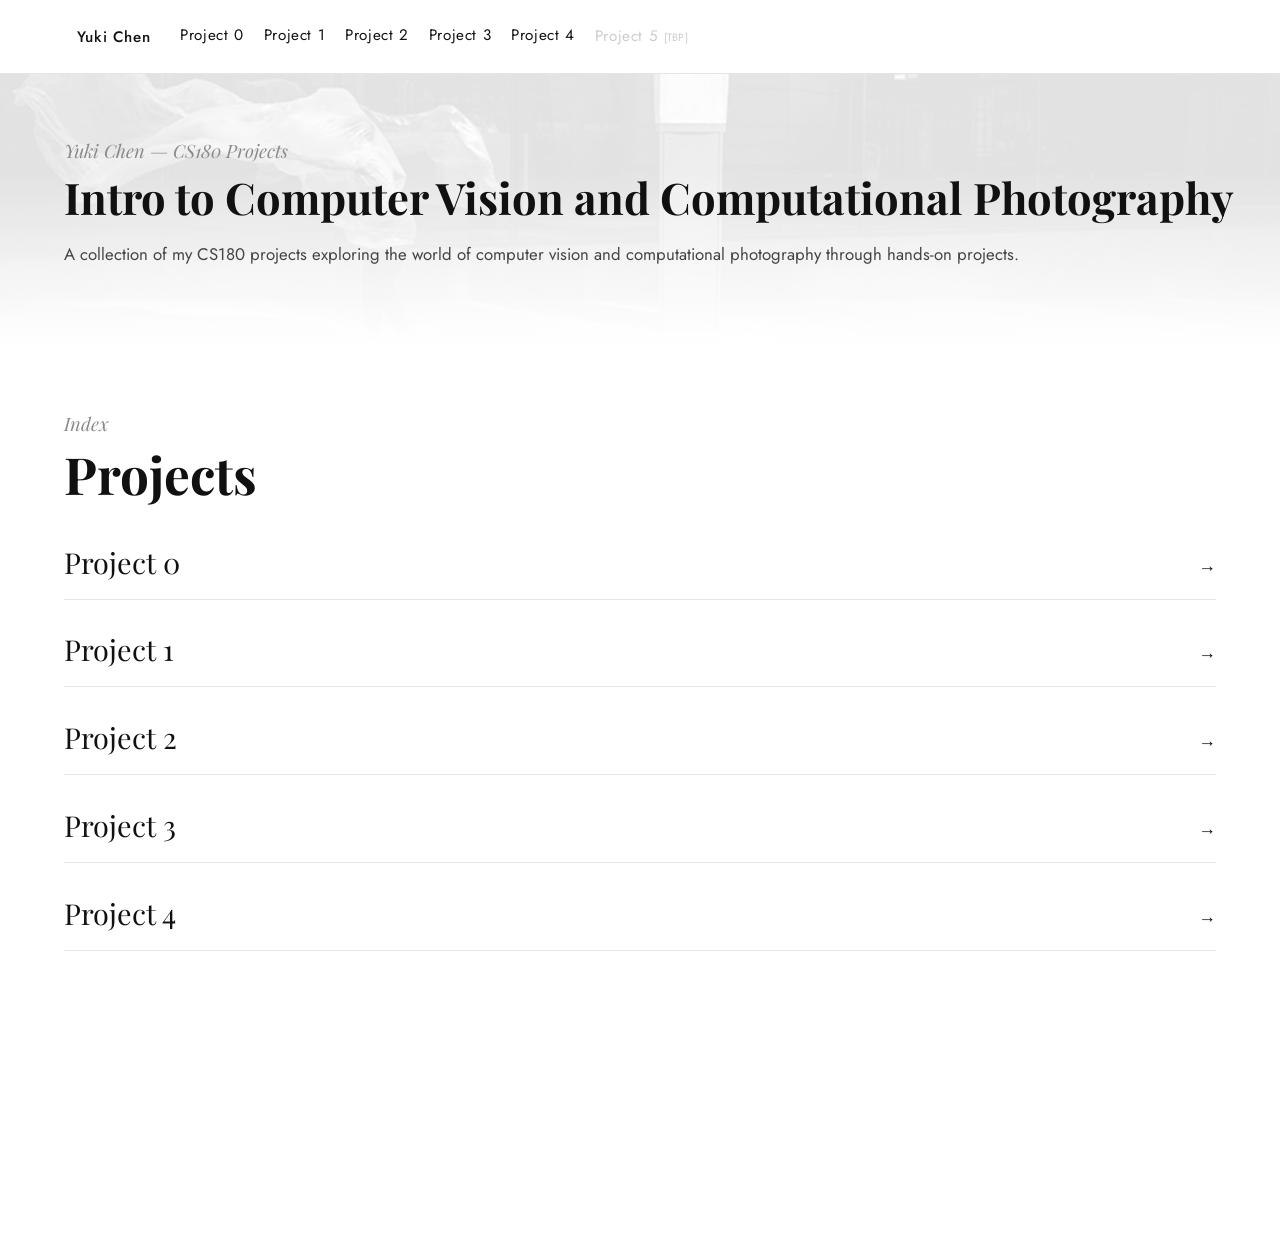
<file: index.html>
<!DOCTYPE html>
<html lang="en">
<head>
<meta charset="UTF-8">
<meta name="viewport" content="width=device-width, initial-scale=1">
<title>CS180 Portfolio</title>
<link rel="preconnect" href="https://fonts.googleapis.com">
<link href="https://fonts.googleapis.com/css2?family=Playfair+Display:ital,wght@0,700;1,600&family=Jost:wght@400;500&display=swap" rel="stylesheet">
<link rel="stylesheet" href="style.css">
</head>
<body>

<nav class="top">
    <div class="nav-left">
        <span class="brand">Yuki Chen</span>
        <div class="proj-nav">
            <a href="./project0/index.html" class="proj-link">Project 0</a>
            <a href="./project1/index.html" class="proj-link">Project 1</a>
            <a href="./project2/index.html" class="proj-link">Project 2</a>
            <a href="./project3/index.html" class="proj-link">Project 3</a>
            <a href="./project4/index.html" class="proj-link">Project 4</a>
            <span class="proj-link disabled">Project 5 <span class="tbp">[TBP]</span></span>
        </div>
    </div>
</nav>

<section class="panel hero">
    <div class="panel-inner">
        <span class="tag">Yuki Chen — CS180 Projects</span>
        <h1 class="hero-title">Intro to Computer Vision and Computational Photography</h1>
        <p class="desc">A collection of my CS180 projects exploring the world of computer vision and computational photography through hands-on projects.</p>
    </div>
</section>

<section class="panel">
    <div class="panel-inner">
        <span class="tag">Index</span>
        <h2>Projects</h2>
        <div class="project-list">
            <a class="project-row" href="./project0/index.html">
                <span class="name">Project 0</span>
                <span class="arrow">&#8594;</span>
            </a>
            <a class="project-row" href="./project1/index.html">
                <span class="name">Project 1</span>
                <span class="arrow">&#8594;</span>
            </a>
            <a class="project-row" href="./project2/index.html">
                <span class="name">Project 2</span>
                <span class="arrow">&#8594;</span>
            </a>
            <a class="project-row" href="./project3/index.html">
                <span class="name">Project 3</span>
                <span class="arrow">&#8594;</span>
            </a>
            <a class="project-row" href="./project4/index.html">
                <span class="name">Project 4</span>
                <span class="arrow">&#8594;</span>
            </a>
        </div>
    </div>
</section>

</body>
</html>
</file>
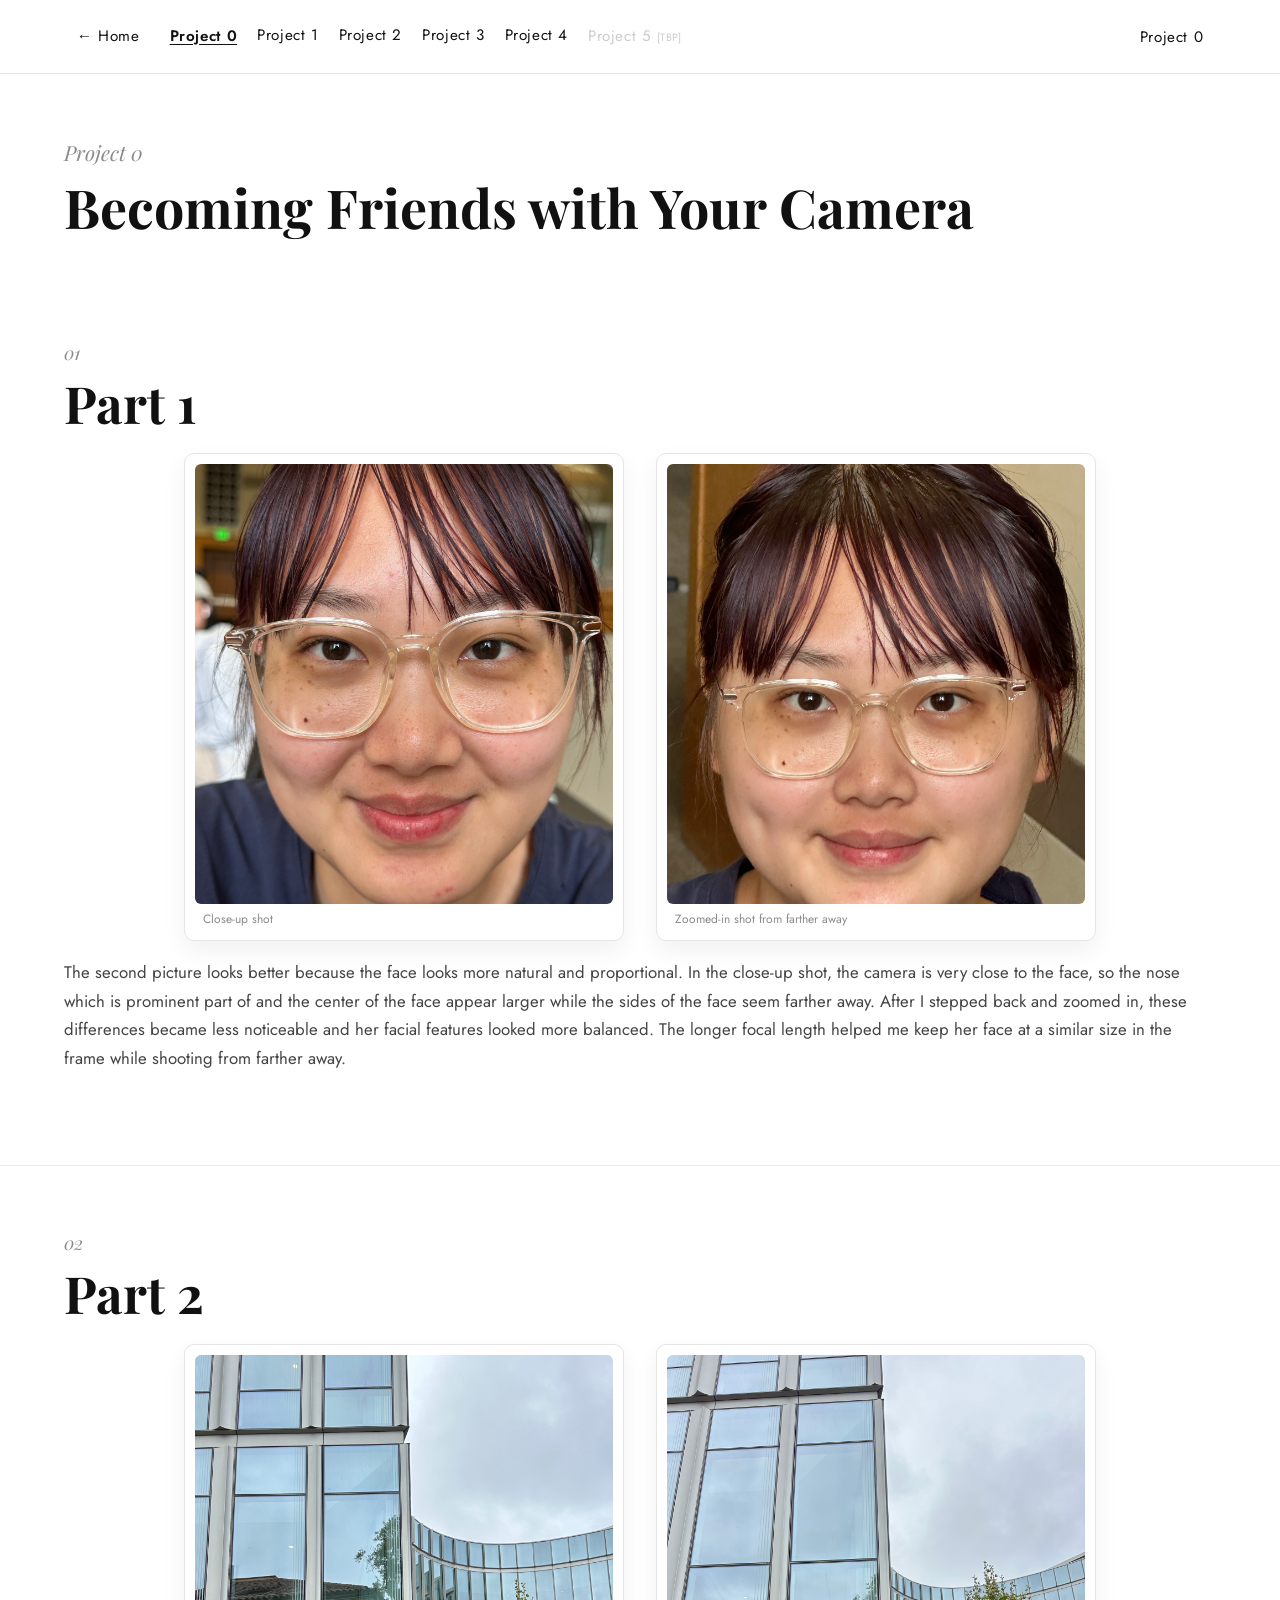
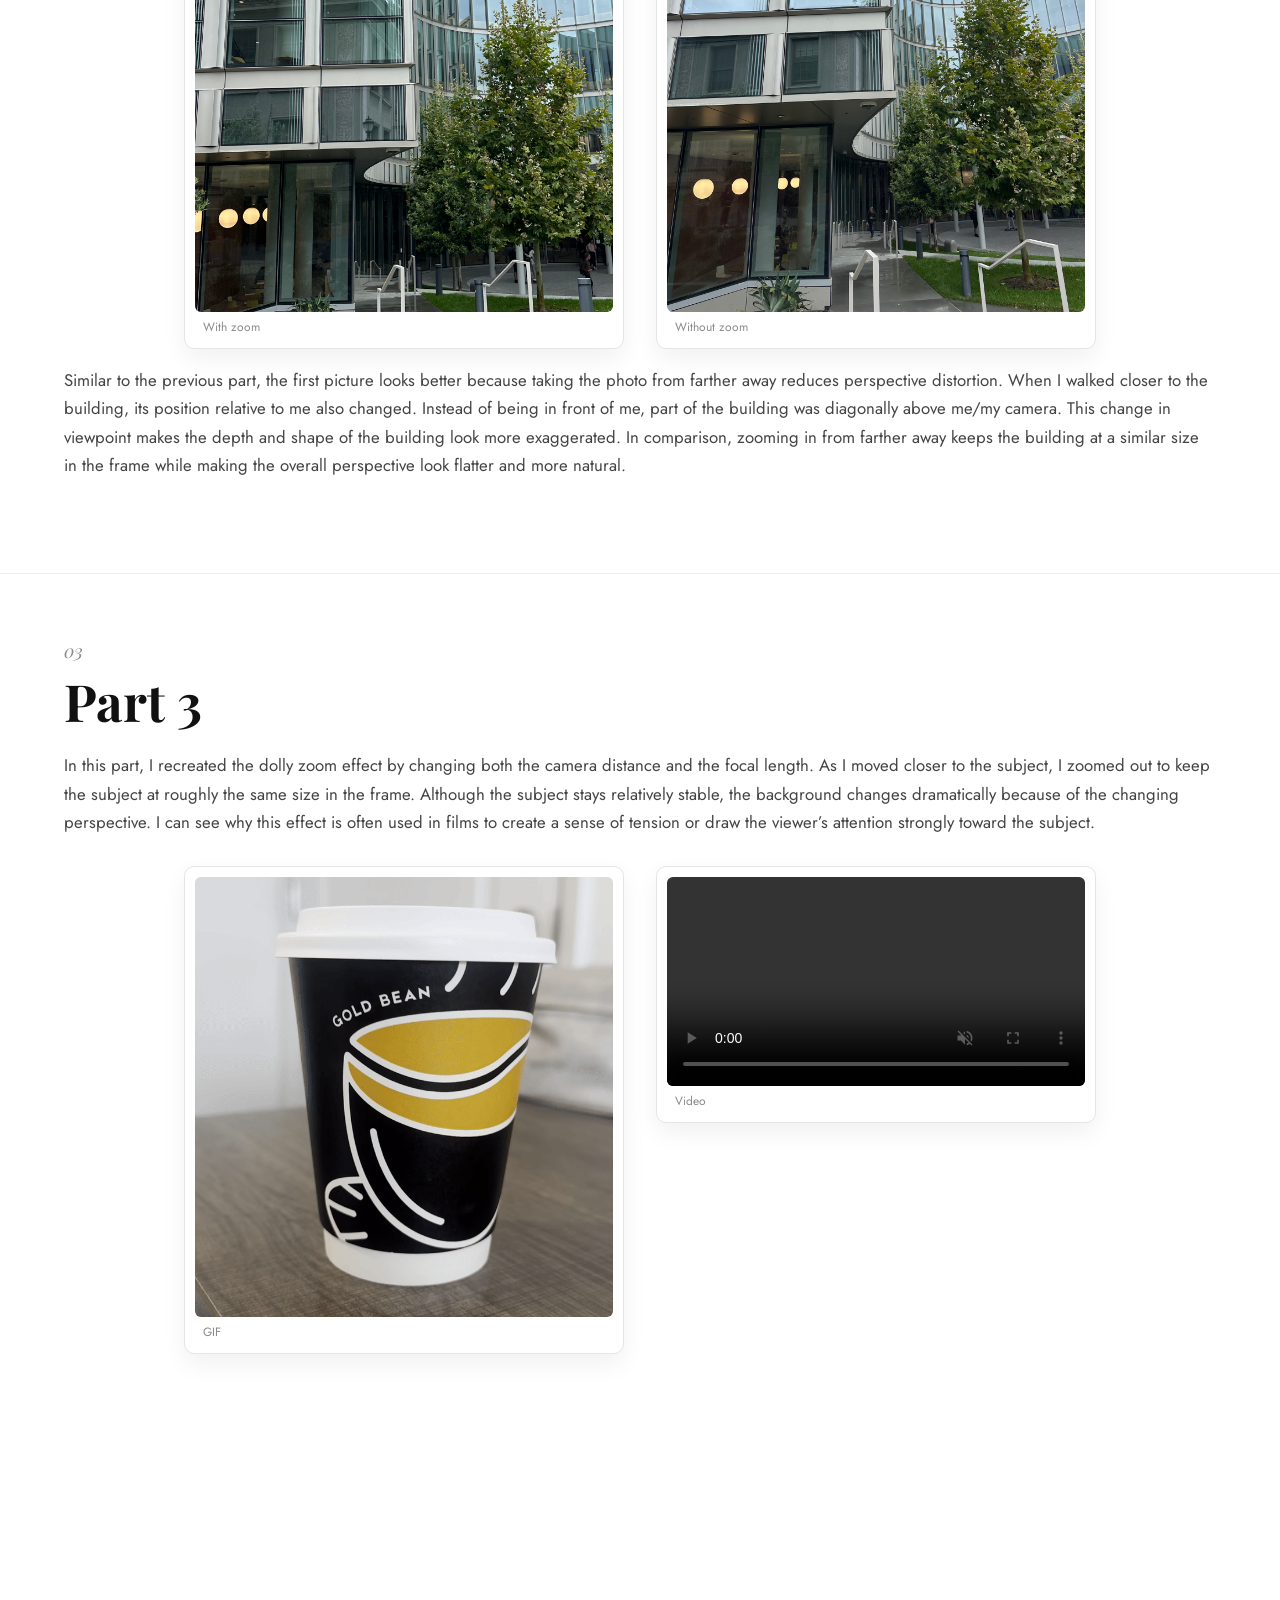
<file: project0/index.html>
<!DOCTYPE html>
<html lang="en">
<head>
<meta charset="UTF-8">
<meta name="viewport" content="width=device-width, initial-scale=1">
<title>Project 0: Becoming Friends with Your Camera</title>
<link rel="preconnect" href="https://fonts.googleapis.com">
<link href="https://fonts.googleapis.com/css2?family=Playfair+Display:ital,wght@0,700;1,600&family=Jost:wght@400;500&display=swap" rel="stylesheet">
<link rel="stylesheet" href="../style.css">
</head>

<nav class="top">
    <div class="nav-left">
        <a href="../index.html">&larr; Home</a>
        <div class="proj-nav">
            <span class="proj-link current">Project 0</span>
            <a href="../project1/index.html" class="proj-link">Project 1</a>
            <a href="../project2/index.html" class="proj-link">Project 2</a>
            <a href="../project3/index.html" class="proj-link">Project 3</a>
            <a href="../project4/index.html" class="proj-link">Project 4</a>
            <span class="proj-link disabled">Project 5 <span class="tbp">[TBP]</span></span>
        </div>
    </div>
    <span>Project 0</span>
</nav>

<aside class="toc" aria-label="On this page">
    <div class="toc-label">On this page</div>
    <a href="#p1">Part 1</a>
    <a href="#p2">Part 2</a>
    <a href="#p3">Part 3</a>
</aside>

<section class="panel intro no-divider">
    <div class="panel-inner">
        <span class="tag">Project 0</span>
        <h1>Becoming Friends with Your Camera</h1>
    </div>
</section>

<section class="panel" id="p1">
    <div class="panel-inner">
        <span class="tag">01</span>
        <h2>Part 1</h2>
        <div class="cards">
            <figure class="card">
                <img src="original.JPG" alt="Original, close-up shot">
                <figcaption>Close-up shot</figcaption>
            </figure>
            <figure class="card">
                <img src="zoom.JPG" alt="Zoomed-in shot from farther away">
                <figcaption>Zoomed-in shot from farther away</figcaption>
            </figure>
        </div>
        <p class="desc">The second picture looks better because the face looks more natural and proportional. In the close-up shot, the camera is very close to the face, so the nose which is prominent part of and  the center of the face appear larger while the sides of the face seem farther away. After I stepped back and zoomed in, these differences became less noticeable and her facial features looked more balanced. The longer focal length helped me keep her face at a similar size in the frame while shooting from farther away.</p>
    </div>
</section>

<section class="panel" id="p2">
    <div class="panel-inner">
        <span class="tag">02</span>
        <h2>Part 2</h2>
        <div class="cards">
            <figure class="card card--full">
                <img src="forward.JPG" alt="Camera moved forward">
                <figcaption>With zoom</figcaption>
            </figure>
            <figure class="card card--full">
                <img src="move.JPG" alt="Camera moved sideways">
                <figcaption>Without zoom</figcaption>
            </figure>
        </div>
        <p class="desc">Similar to the previous part, the first picture looks better because taking the photo from farther away reduces perspective distortion. When I walked closer to the building, its position relative to me also changed. Instead of being in front of me, part of the building was diagonally above me/my camera. This change in viewpoint makes the depth and shape of the building look more exaggerated. In comparison, zooming in from farther away keeps the building at a similar size in the frame while making the overall perspective look flatter and more natural.</p>
    </div>
</section>

<section class="panel" id="p3">
    <div class="panel-inner">
        <span class="tag">03</span>
        <h2>Part 3</h2>
        <p class="desc">In this part, I recreated the dolly zoom effect by changing both the camera distance and the focal length. As I moved closer to the subject, I zoomed out to keep the subject at roughly the same size in the frame. Although the subject stays relatively stable, the background changes dramatically because of the changing perspective. I can see why this effect is often used in films to create a sense of tension or draw the viewer’s attention strongly toward the subject.</p>
        <div class="cards">
            <figure class="card">
                <img src="dolly_zoom.gif" alt="Dolly zoom effect, animated">
                <figcaption>GIF</figcaption>
            </figure>
            <figure class="card">
                <video src="dolly_zoom.MOV" controls playsinline muted loop></video>
                <figcaption>Video</figcaption>
            </figure>
        </div>
    </div>
</section>

<script>
(function () {
    var links = Array.prototype.slice.call(document.querySelectorAll('.toc a'));
    var sections = links.map(function (a) {
        return document.querySelector(a.getAttribute('href'));
    });
    function onScroll() {
        var pos = window.scrollY + 160;
        var current = 0;
        sections.forEach(function (sec, i) {
            if (sec && sec.offsetTop <= pos) current = i;
        });
        links.forEach(function (a, i) {
            a.classList.toggle('active', i === current);
        });
    }
    document.addEventListener('scroll', onScroll, { passive: true });
    onScroll();
})();
</script>

</body>
</html>
</file>
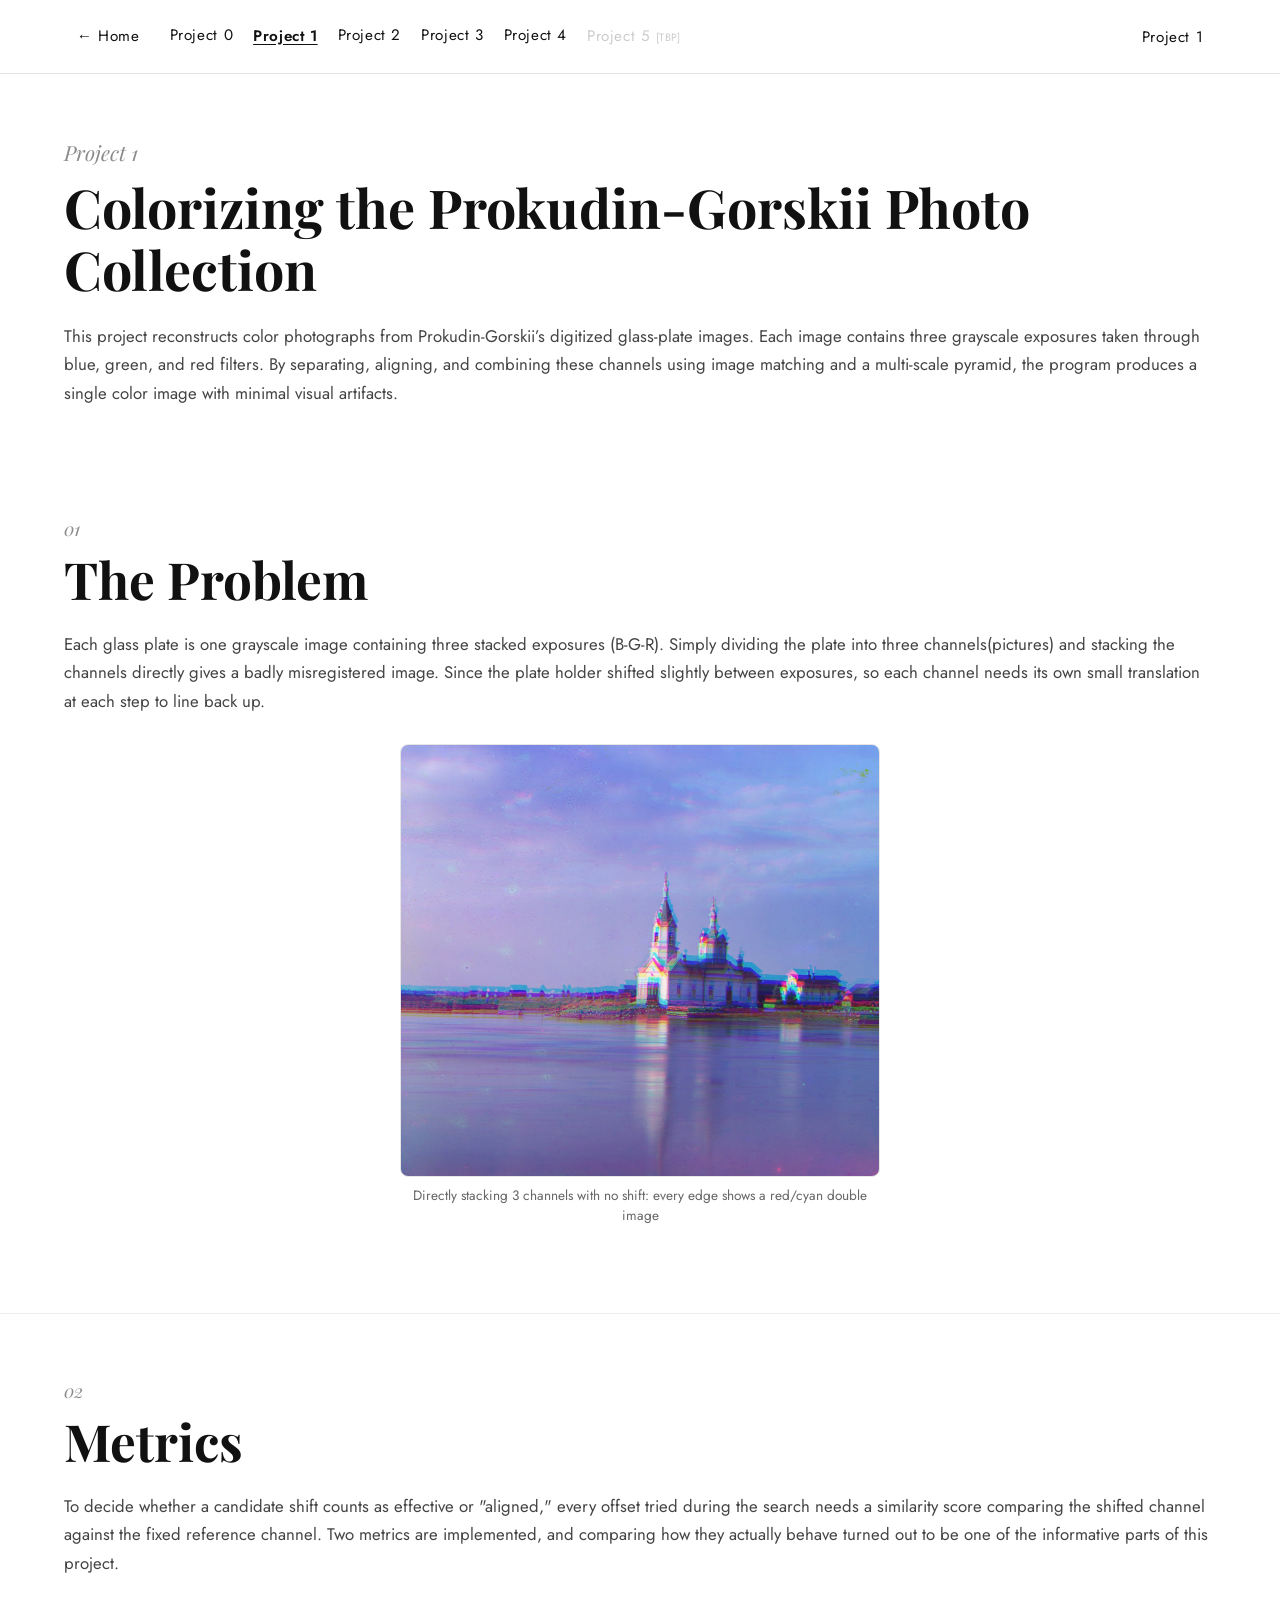
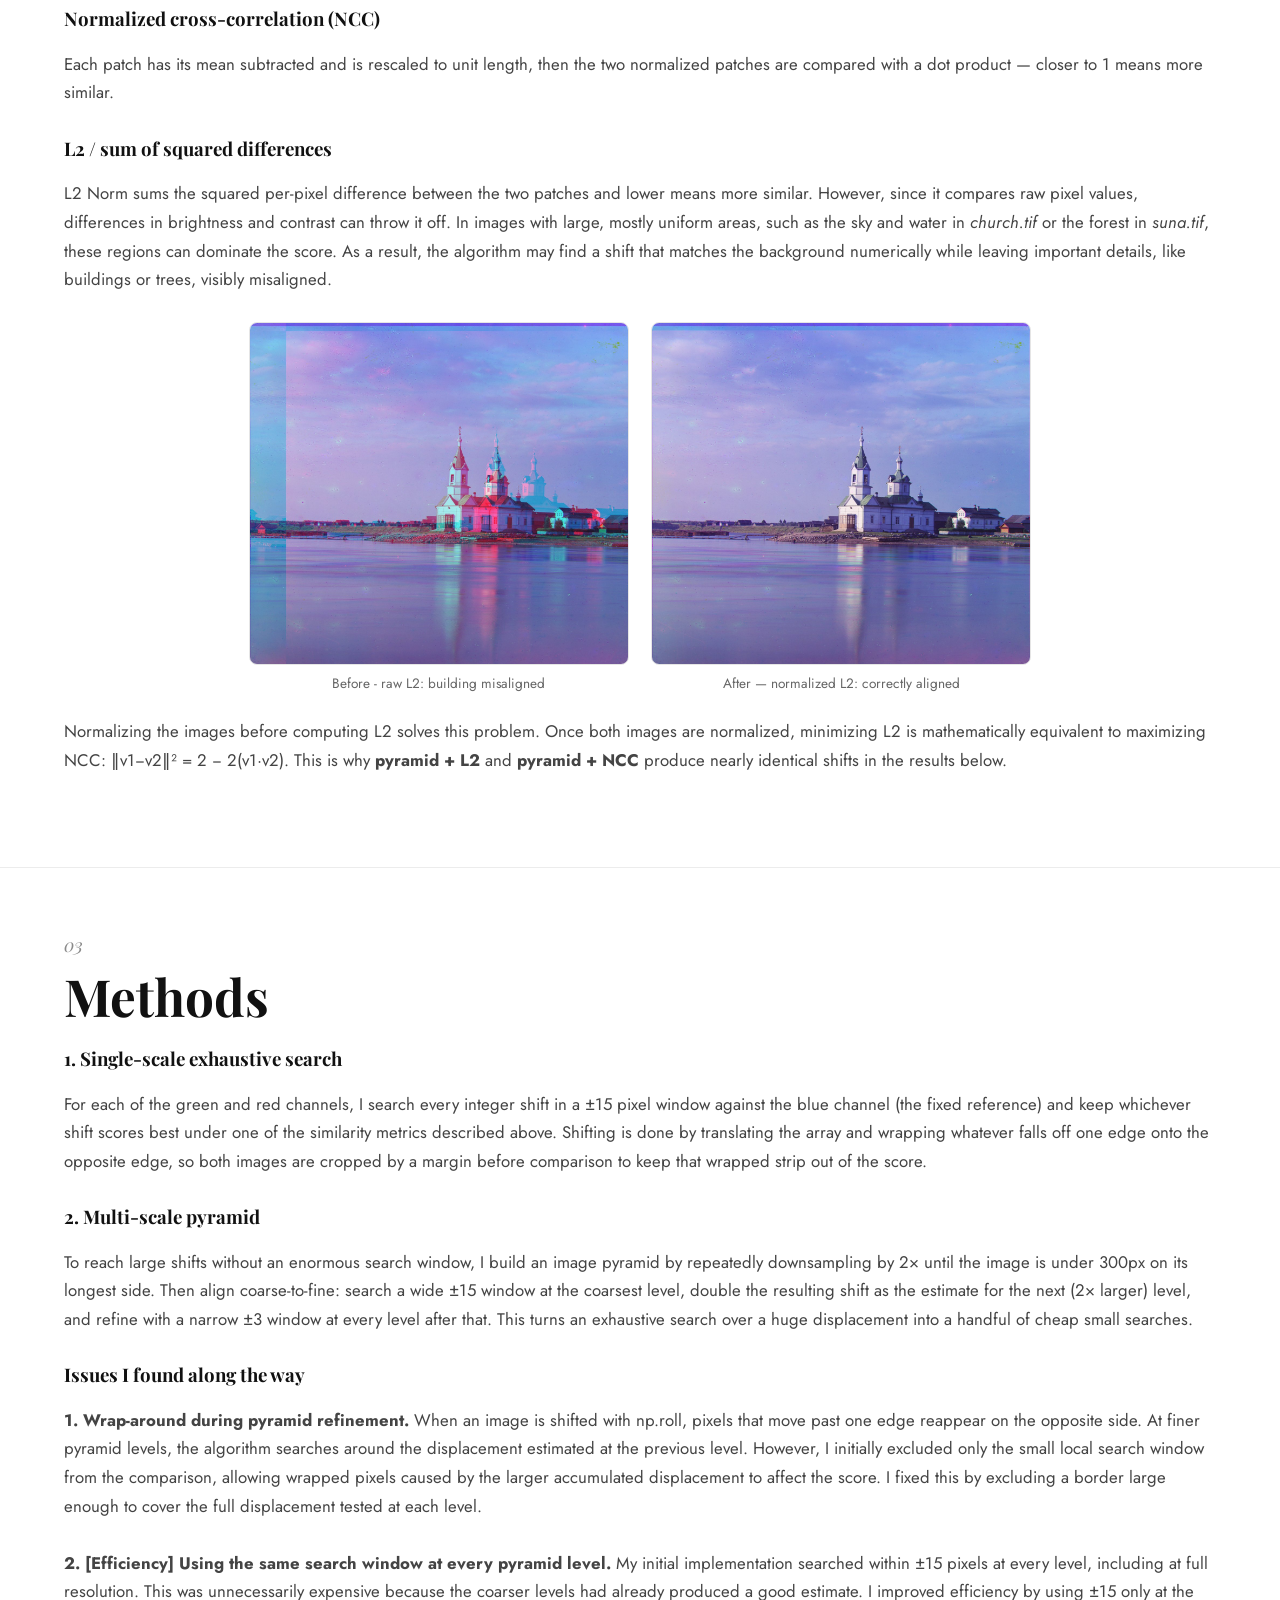
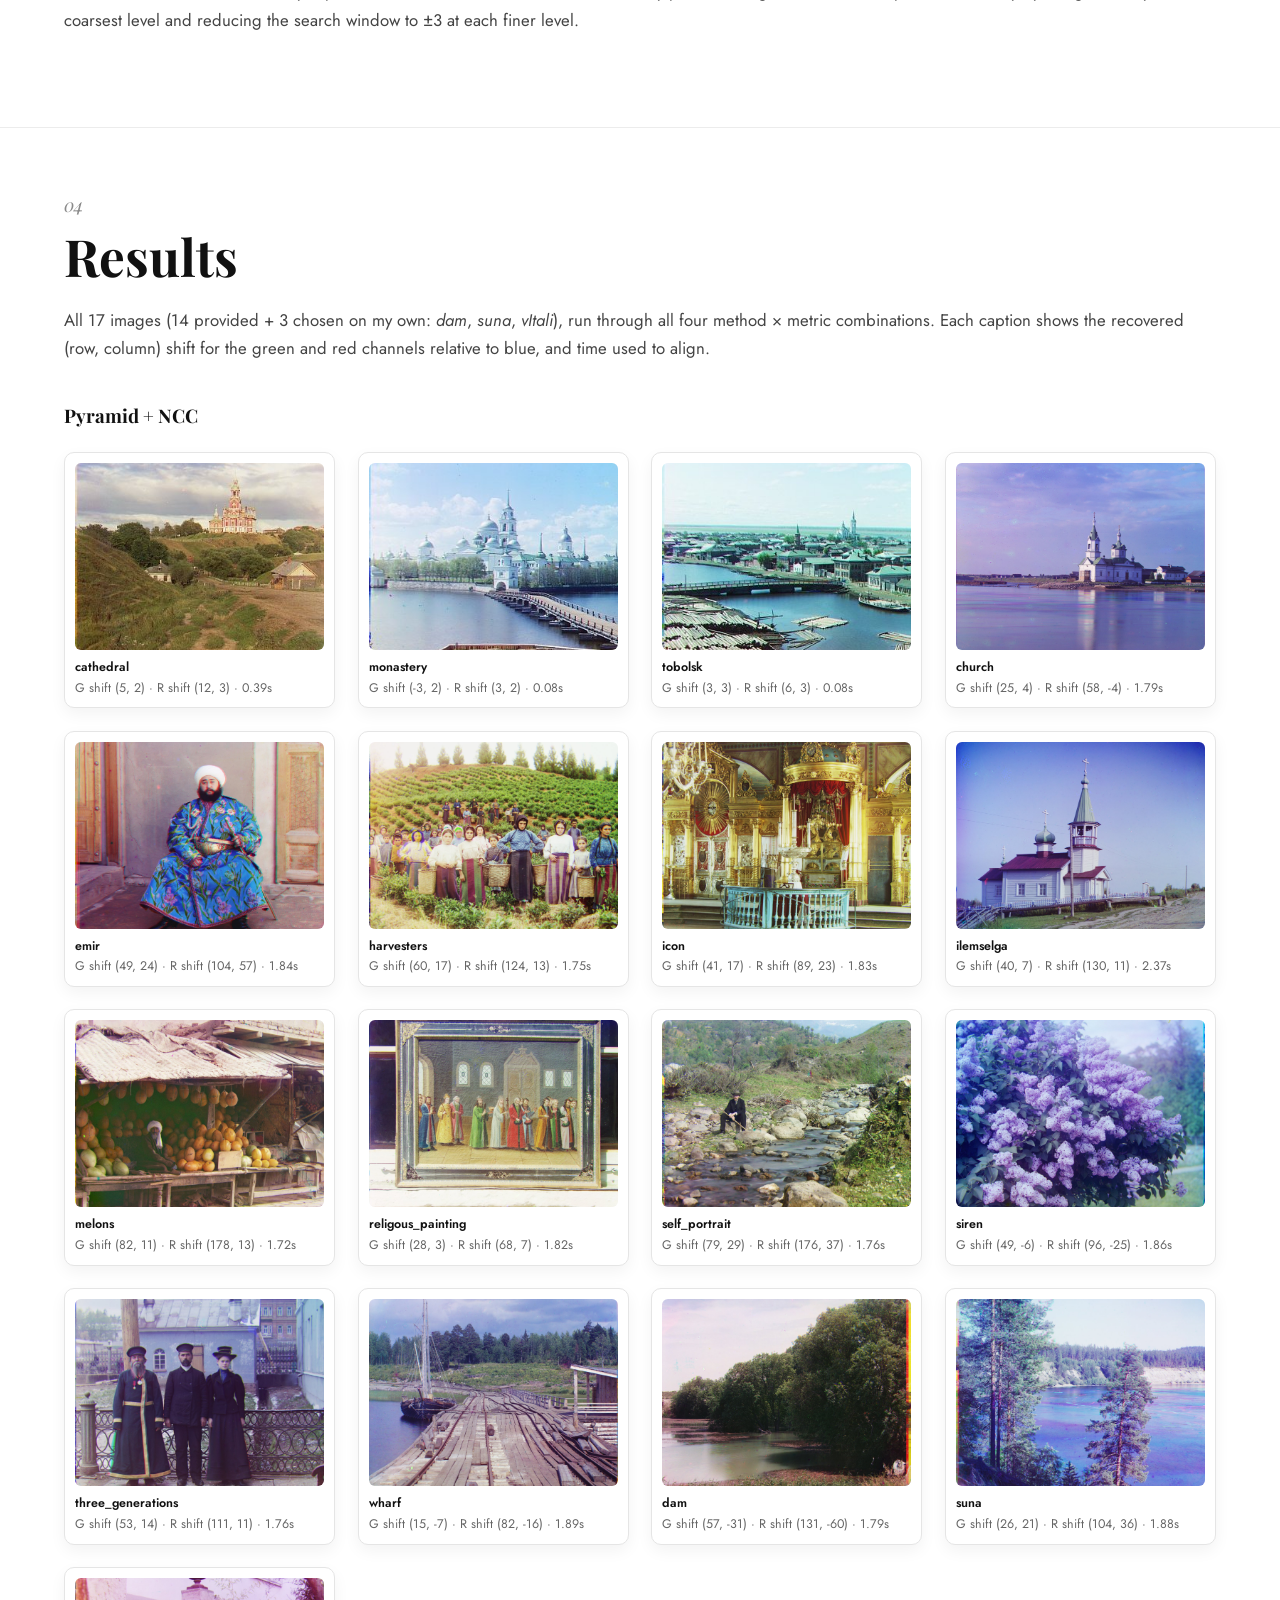
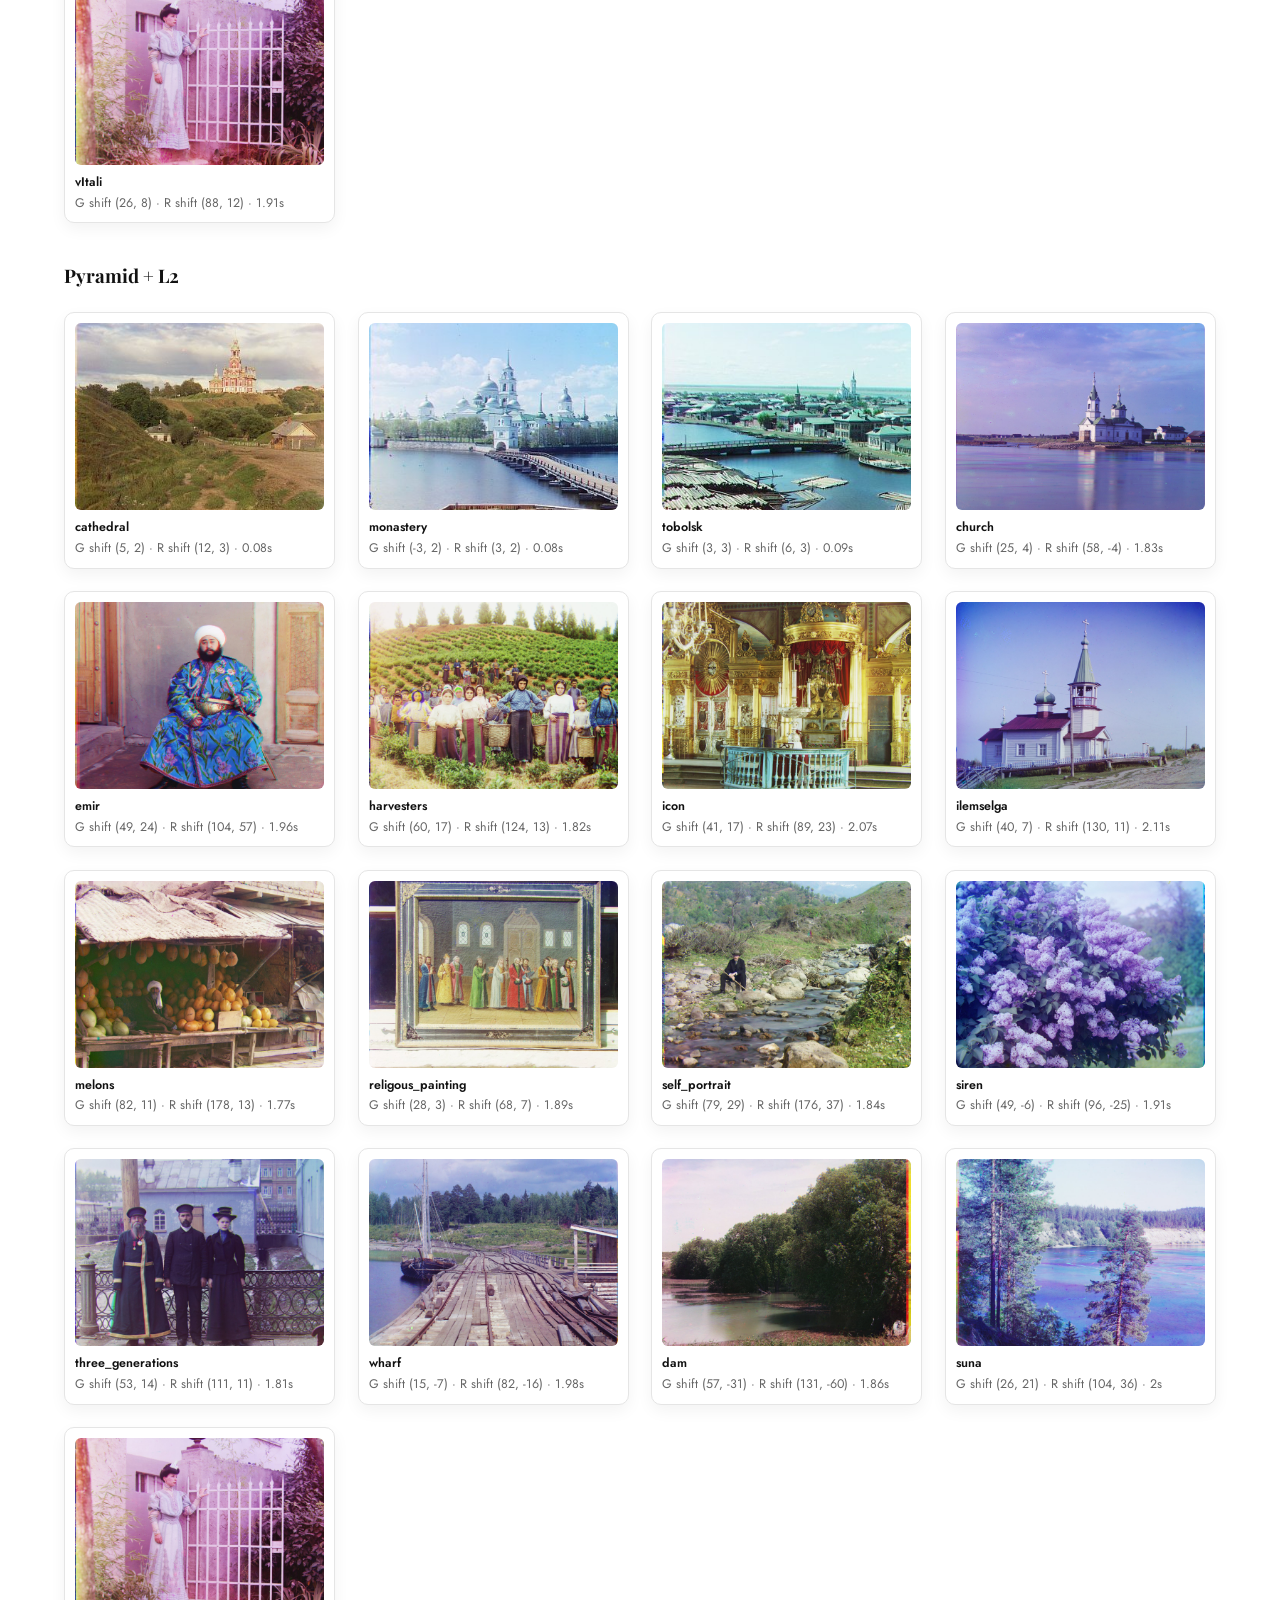
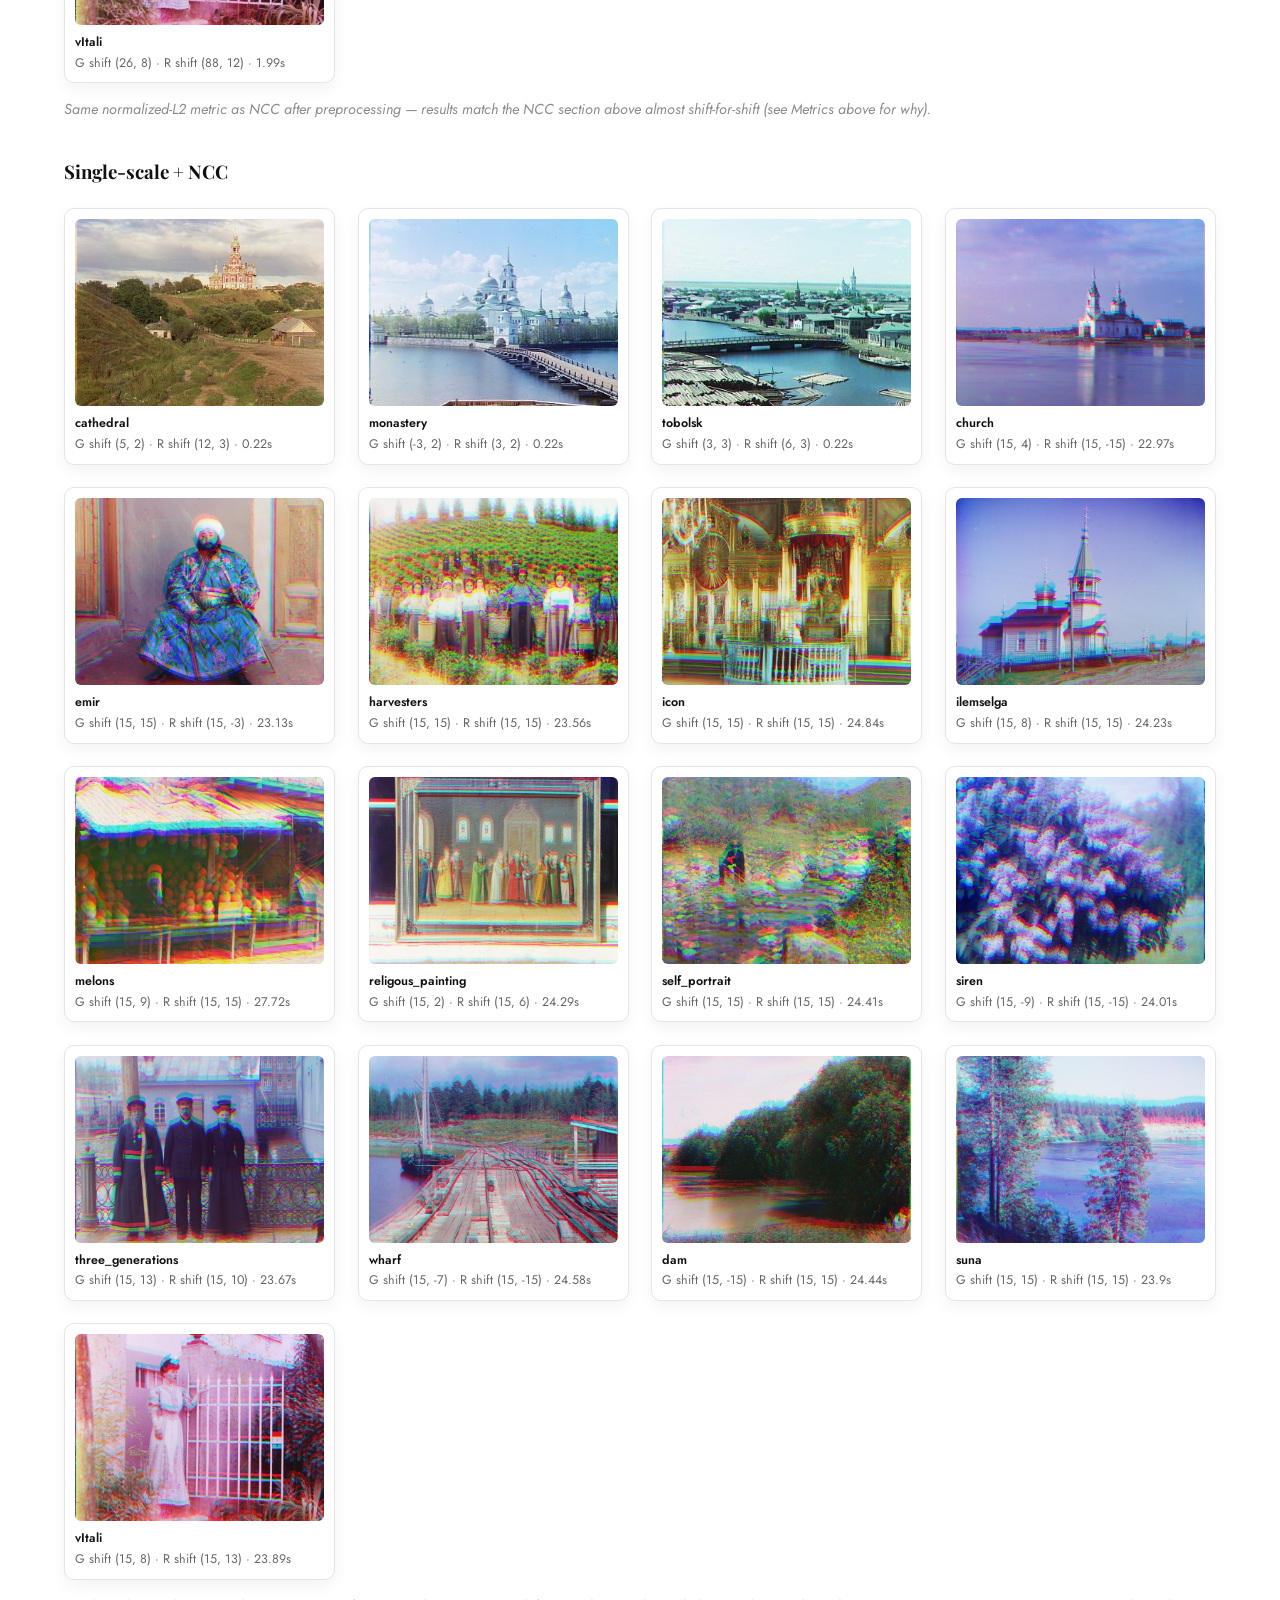
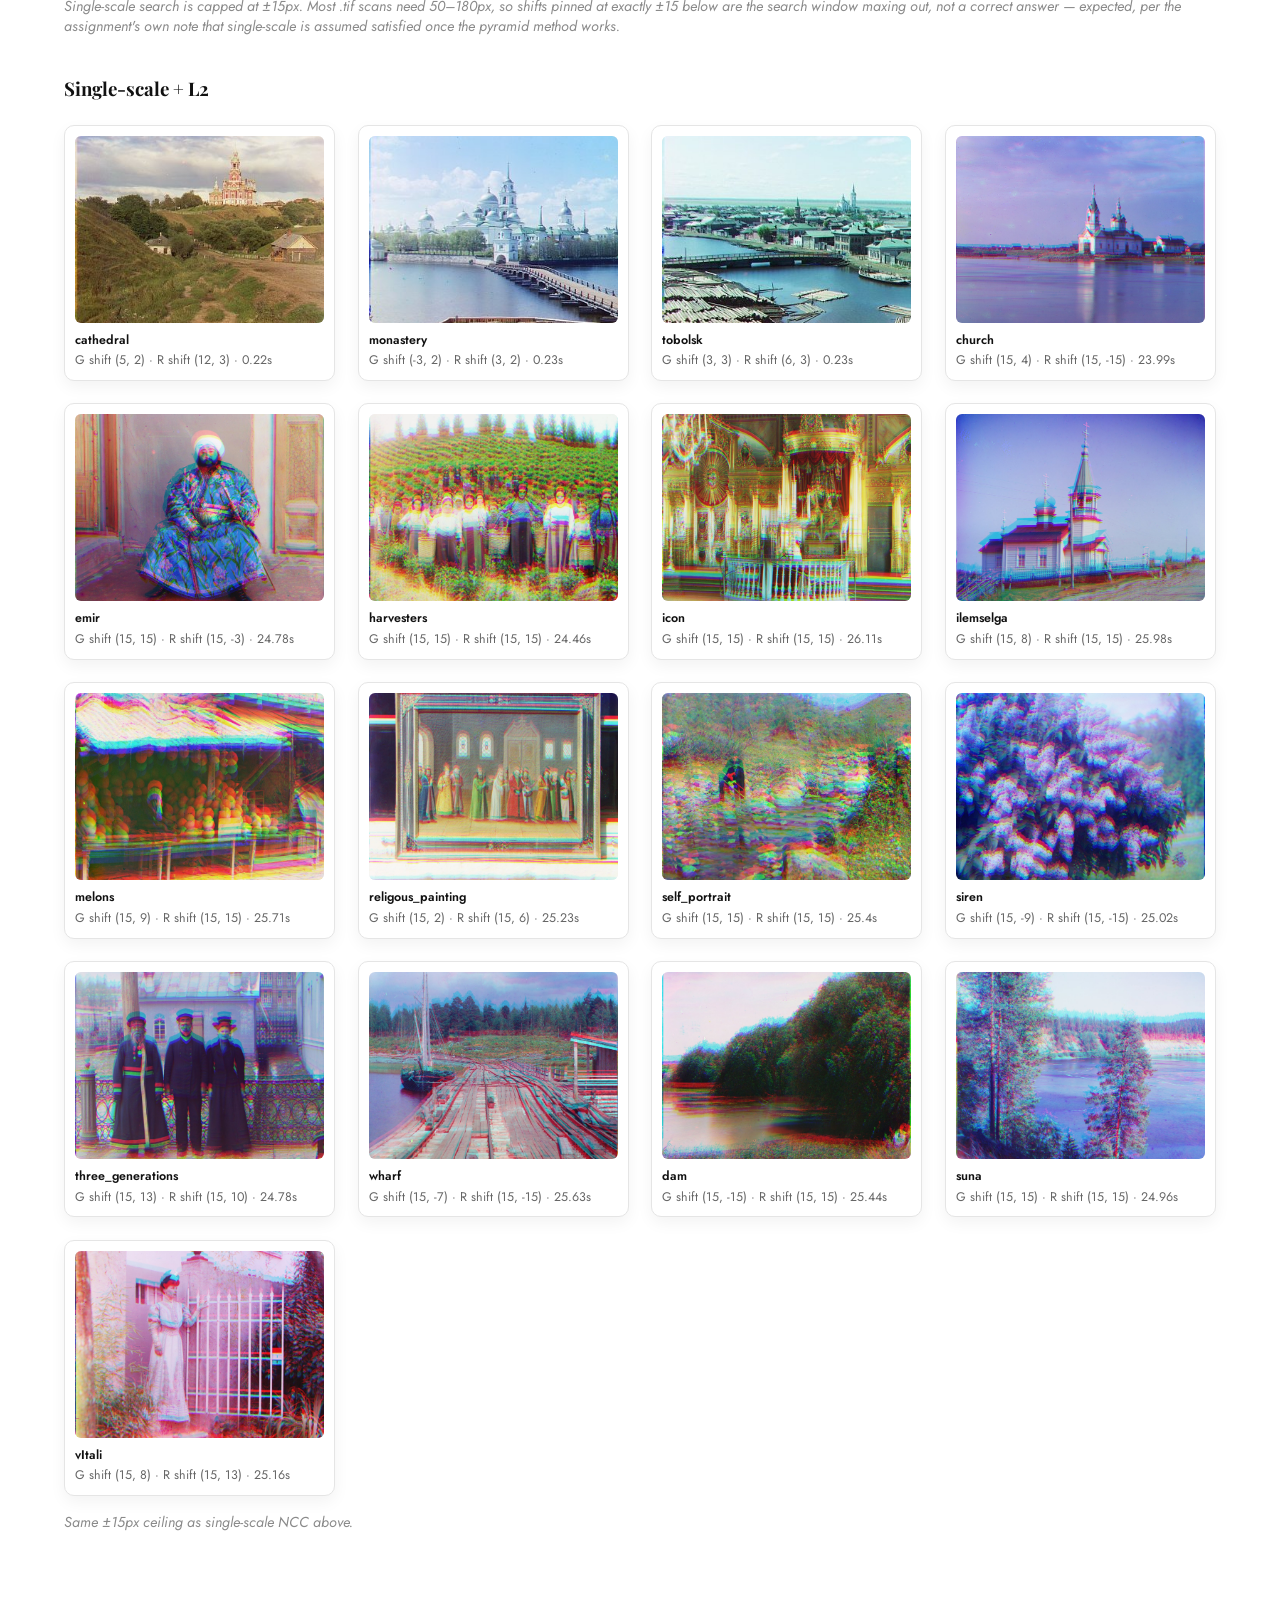
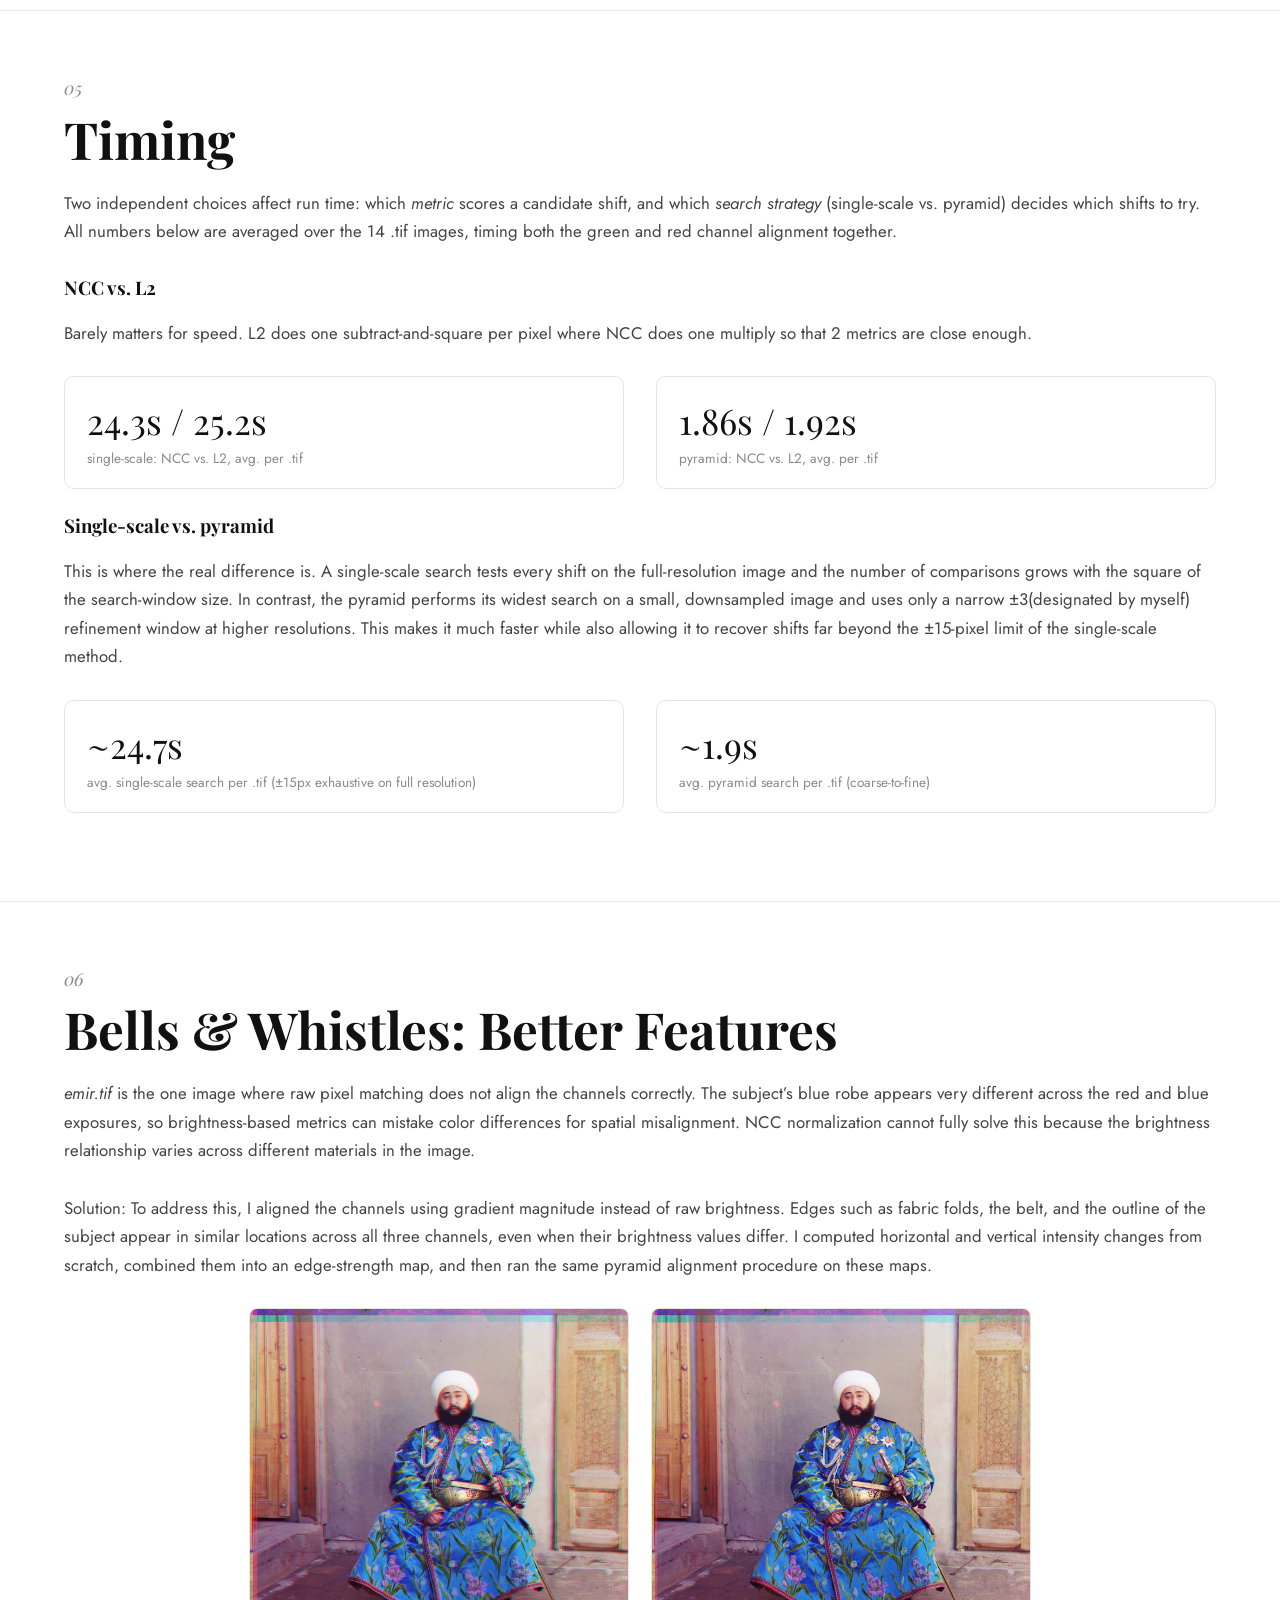
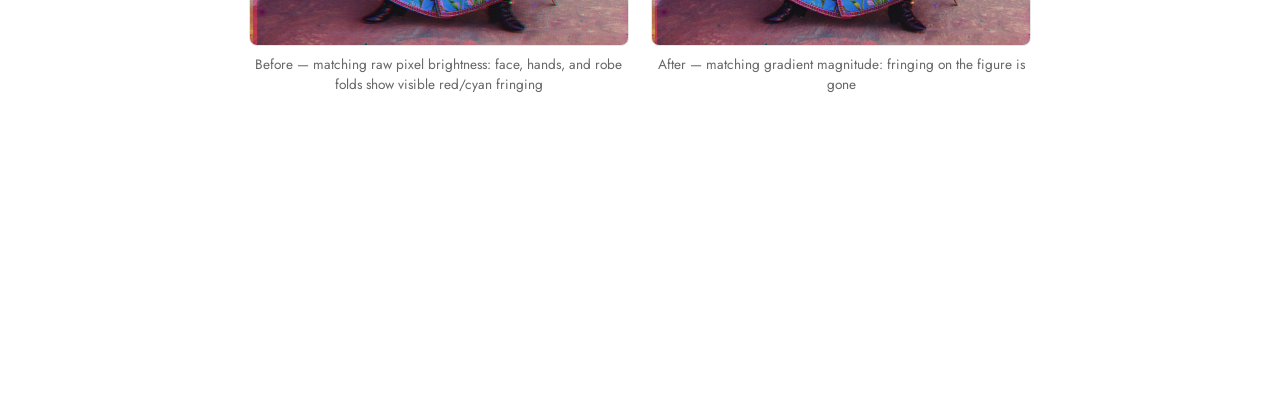
<file: project1/index.html>
<!DOCTYPE html>
<html lang="en">
<head>
<meta charset="UTF-8">
<meta name="viewport" content="width=device-width, initial-scale=1">
<title>Project 1: Colorizing the Prokudin-Gorskii Photo Collection</title>
<link rel="preconnect" href="https://fonts.googleapis.com">
<link href="https://fonts.googleapis.com/css2?family=Playfair+Display:ital,wght@0,700;1,600&family=Jost:wght@400;500&display=swap" rel="stylesheet">
<link rel="stylesheet" href="../style.css">
<style>
    .result-grid {
        display: grid;
        grid-template-columns: repeat(auto-fill, minmax(260px, 1fr));
        gap: 1.4rem;
        margin-top: 1.5rem;
    }
    .result-card {
        margin: 0;
        background: #ffffff;
        border: 1px solid #e5e5e5;
        border-radius: 10px;
        padding: 10px;
        box-shadow: 0 6px 16px rgba(0, 0, 0, 0.05);
    }
    .result-card img {
        display: block;
        width: 100%;
        border-radius: 6px;
        background: #f2f2f2;
        aspect-ratio: 4 / 3;
        object-fit: cover;
    }
    .result-card figcaption {
        margin-top: 8px;
        font-size: 0.78rem;
        color: #666666;
        line-height: 1.5;
    }
    .result-card figcaption .fname {
        display: block;
        font-weight: 600;
        color: #111111;
        margin-bottom: 2px;
    }
    .method-block { margin-top: 2.5rem; }
    .method-block:first-child { margin-top: 1.5rem; }
    .method-block h3 {
        font-family: 'Playfair Display', Georgia, serif;
        margin-bottom: 0.3rem;
    }
    .method-note {
        margin-top: 1rem;
        font-size: 0.9rem;
        color: #8a8a8a;
        font-style: italic;
    }
    .compare-row {
        display: flex;
        gap: 1.4rem;
        flex-wrap: wrap;
        justify-content: center;
        margin: 1.5rem 0;
    }
    .compare-row figure {
        flex: 0 1 380px;
        margin: 0;
    }
    .compare-row img {
        width: 100%;
        display: block;
        border-radius: 8px;
        border: 1px solid #e5e5e5;
    }
    .compare-row figcaption {
        margin-top: 8px;
        font-size: 0.85rem;
        color: #666666;
        text-align: center;
    }
    .compare-row.single-image {
        justify-content: center;
    }
    .compare-row.single-image figure {
        flex: 0 1 480px;
    }
    section.panel[id] {
        scroll-margin-top: 90px;
    }
    .stat-row {
        display: flex;
        gap: 2rem;
        flex-wrap: wrap;
        margin: 1.5rem 0;
    }
    .stat {
        flex: 1 1 200px;
        border: 1px solid #e5e5e5;
        border-radius: 10px;
        padding: 20px 22px;
    }
    .stat .num {
        font-family: 'Playfair Display', Georgia, serif;
        font-size: 2.2rem;
        color: #111111;
    }
    .stat .label {
        font-size: 0.85rem;
        color: #8a8a8a;
        margin-top: 4px;
    }
    table.shift-table {
        width: 100%;
        border-collapse: collapse;
        font-size: 0.85rem;
        margin-top: 1rem;
    }
    table.shift-table th, table.shift-table td {
        text-align: left;
        padding: 8px 12px;
        border-bottom: 1px solid #ececec;
    }
    table.shift-table th {
        color: #8a8a8a;
        font-weight: 500;
        font-size: 0.75rem;
        text-transform: uppercase;
        letter-spacing: 0.04em;
    }
</style>
</head>
<body>

<nav class="top">
    <div class="nav-left">
        <a href="../index.html">&larr; Home</a>
        <div class="proj-nav">
            <a href="../project0/index.html" class="proj-link">Project 0</a>
            <span class="proj-link current">Project 1</span>
            <a href="../project2/index.html" class="proj-link">Project 2</a>
            <a href="../project3/index.html" class="proj-link">Project 3</a>
            <a href="../project4/index.html" class="proj-link">Project 4</a>
            <span class="proj-link disabled">Project 5 <span class="tbp">[TBP]</span></span>
        </div>
    </div>
    <span>Project 1</span>
</nav>

<aside class="toc" aria-label="On this page">
    <div class="toc-label">On this page</div>
    <a href="#overview">Overview</a>
    <a href="#metrics">Metrics</a>
    <a href="#method">Method</a>
    <a href="#results">Results</a>
    <a href="#timing">Timing</a>
    <a href="#bw">Bells &amp; Whistles</a>
</aside>

<section class="panel intro no-divider">
    <div class="panel-inner">
        <span class="tag">Project 1</span>
        <h1>Colorizing the Prokudin-Gorskii Photo Collection</h1>
        <p class="desc">This project reconstructs color photographs from Prokudin-Gorskii’s digitized glass-plate images. Each image contains three grayscale exposures taken through blue, green, and red filters. By separating, aligning, and combining these channels using image matching and a multi-scale pyramid, the program produces a single color image with minimal visual artifacts.</p>
    </div>
</section>

<section class="panel" id="overview">
    <div class="panel-inner">
        <span class="tag">01</span>
        <h2>The Problem</h2>
        <p class="desc">Each glass plate is one grayscale image containing three stacked exposures (B-G-R). Simply dividing the plate into three channels(pictures) and stacking the channels directly gives a badly misregistered image. Since the plate holder shifted slightly between exposures, so each channel needs its own small translation at each step to line back up.</p>
        <div class="compare-row single-image">
            <figure>
                <img src="results/bells-whistles/church_naive.jpg" alt="Channels stacked with no alignment, showing red/cyan ghosting" loading="lazy">
                <figcaption>Directly stacking 3 channels with no shift: every edge shows a red/cyan double image</figcaption>
            </figure>
        </div>
    </div>
</section>

<section class="panel" id="metrics">
    <div class="panel-inner">
        <span class="tag">02</span>
        <h2>Metrics</h2>
        <p class="desc">To decide whether a candidate shift counts as effective or "aligned," every offset tried during the search needs a similarity score comparing the shifted channel against the fixed reference channel. Two metrics are implemented, and comparing how they actually behave turned out to be one of the informative parts of this project.</p>

        <h3 style="font-family:'Playfair Display',Georgia,serif;">Normalized cross-correlation (NCC)</h3>
        <p class="desc">Each patch has its mean subtracted and is rescaled to unit length, then the two normalized patches are compared with a dot product — closer to 1 means more similar. 
        <h3 style="font-family:'Playfair Display',Georgia,serif;">L2 / sum of squared differences</h3>
        <p class="desc"> L2 Norm sums the squared per-pixel difference between the two patches and lower means more similar. However, since it compares raw pixel values, differences in brightness and contrast can throw it off. In images with large, mostly uniform areas, such as the sky and water in <em>church.tif</em> or the forest in <em>suna.tif</em>, these regions can dominate the score. As a result, the algorithm may find a shift that matches the background numerically while leaving important details, like buildings or trees, visibly misaligned.</p>
        <div class="compare-row">
            <figure>
                <img src="results/bells-whistles/church_l2_raw.jpg" alt="church.tif aligned with unnormalized L2, showing misalignment" loading="lazy">
                <figcaption>Before - raw L2: building misaligned</figcaption>
            </figure>
            <figure>
                <img src="results/bells-whistles/church_l2_norm.jpg" alt="church.tif aligned with normalized L2, correctly aligned" loading="lazy">
                <figcaption>After — normalized L2: correctly aligned</figcaption>
            </figure>
        </div>
        <p class="desc" g> Normalizing the images before computing L2 solves this problem. Once both images are normalized, minimizing L2 is mathematically equivalent to maximizing NCC: &#8214;v1&minus;v2&#8214;&sup2; = 2 &minus; 2(v1&middot;v2). This is why <strong>pyramid + L2</strong> and <strong>pyramid + NCC</strong> produce nearly identical shifts in the results below.
</p>
    </div>
</section>

<section class="panel" id="method">
    <div class="panel-inner">
        <span class="tag">03</span>
        <h2>Methods</h2>

        <h3 style="font-family:'Playfair Display',Georgia,serif;">1. Single-scale exhaustive search</h3>
        <p class="desc">For each of the green and red channels, I search every integer shift in a &plusmn;15 pixel window against the blue channel (the fixed reference) and keep whichever shift scores best under one of the similarity metrics described above. Shifting is done by translating the array and wrapping whatever falls off one edge onto the opposite edge, so both images are cropped by a margin before comparison to keep that wrapped strip out of the score.</p>

        <h3 style="font-family:'Playfair Display',Georgia,serif;">2. Multi-scale pyramid</h3>
        <p class="desc">To reach large shifts without an enormous search window, I build an image pyramid by repeatedly downsampling by 2&times; until the image is under 300px on its longest side. Then align coarse-to-fine: search a wide &plusmn;15 window at the coarsest level, double the resulting shift as the estimate for the next (2&times; larger) level, and refine with a narrow &plusmn;3 window at every level after that. This turns an exhaustive search over a huge displacement into a handful of cheap small searches.</p>

        <h3 style="font-family:'Playfair Display',Georgia,serif;">Issues I found along the way</h3>
        <p class="desc"><strong>1. Wrap-around during pyramid refinement.</strong> When an image is shifted with np.roll, pixels that move past one edge reappear on the opposite side. At finer pyramid levels, the algorithm searches around the displacement estimated at the previous level. However, I initially excluded only the small local search window from the comparison, allowing wrapped pixels caused by the larger accumulated displacement to affect the score. I fixed this by excluding a border large enough to cover the full displacement tested at each level.</p>
        <p class="desc"><strong>2. [Efficiency] Using the same search window at every pyramid level.</strong> My initial implementation searched within ±15 pixels at every level, including at full resolution. This was unnecessarily expensive because the coarser levels had already produced a good estimate. I improved efficiency by using ±15 only at the coarsest level and reducing the search window to ±3 at each finer level.</p>
    </div>
</section>

<section class="panel" id="results">
    <div class="panel-inner">
        <span class="tag">04</span>
        <h2>Results</h2>
        <p class="desc">All 17 images (14 provided + 3 chosen on my own: <em>dam</em>, <em>suna</em>, <em>vItali</em>), run through all four method &times; metric combinations. Each caption shows the recovered (row, column) shift for the green and red channels relative to blue, and time used to align.</p>

        <div class="method-block">
            <h3>Pyramid + NCC</h3>
            <div class="result-grid" data-method="pyramid-ncc"></div>
        </div>
        <div class="method-block">
            <h3>Pyramid + L2</h3>
            <div class="result-grid" data-method="pyramid-l2"></div>
            <p class="method-note">Same normalized-L2 metric as NCC after preprocessing — results match the NCC section above almost shift-for-shift (see Metrics above for why).</p>
        </div>
        <div class="method-block">
            <h3>Single-scale + NCC</h3>
            <div class="result-grid" data-method="basic-ncc"></div>
            <p class="method-note">Single-scale search is capped at &plusmn;15px. Most .tif scans need 50&ndash;180px, so shifts pinned at exactly &plusmn;15 below are the search window maxing out, not a correct answer — expected, per the assignment's own note that single-scale is assumed satisfied once the pyramid method works.</p>
        </div>
        <div class="method-block">
            <h3>Single-scale + L2</h3>
            <div class="result-grid" data-method="basic-l2"></div>
            <p class="method-note">Same &plusmn;15px ceiling as single-scale NCC above.</p>
        </div>
    </div>
</section>

<section class="panel" id="timing">
    <div class="panel-inner">
        <span class="tag">05</span>
        <h2>Timing</h2>
        <p class="desc">Two independent choices affect run time: which <em>metric</em> scores a candidate shift, and which <em>search strategy</em> (single-scale vs. pyramid) decides which shifts to try. All numbers below are averaged over the 14 .tif images, timing both the green and red channel alignment together.</p>

        <h3 style="font-family:'Playfair Display',Georgia,serif;">NCC vs. L2</h3>
        <p class="desc">Barely matters for speed. L2 does one subtract-and-square per pixel where NCC does one multiply so that 2 metrics are close enough.</p>
        <div class="stat-row">
            <div class="stat">
                <div class="num">24.3s / 25.2s</div>
                <div class="label">single-scale: NCC vs. L2, avg. per .tif</div>
            </div>
            <div class="stat">
                <div class="num">1.86s / 1.92s</div>
                <div class="label">pyramid: NCC vs. L2, avg. per .tif</div>
            </div>
            
        </div>

        <h3 style="font-family:'Playfair Display',Georgia,serif;">Single-scale vs. pyramid</h3>
        <p class="desc">This is where the real difference is. A single-scale search tests every shift on the full-resolution image and the number of comparisons grows with the square of the search-window size. In contrast, the pyramid performs its widest search on a small, downsampled image and uses only a narrow ±3(designated by myself) refinement window at higher resolutions. This makes it much faster while also allowing it to recover shifts far beyond the ±15-pixel limit of the single-scale method.</p>
        <div class="stat-row">
            <div class="stat">
                <div class="num">~24.7s</div>
                <div class="label">avg. single-scale search per .tif (±15px exhaustive on full resolution)</div>
            </div>
            <div class="stat">
                <div class="num">~1.9s</div>
                <div class="label">avg. pyramid search per .tif (coarse-to-fine)</div>
        </div>
    </div>
</section>

<section class="panel" id="bw">
    <div class="panel-inner">
        <span class="tag">06</span>
        <h2>Bells & Whistles: Better Features</h2>
        <p class="desc"><em>emir.tif</em> is the one image where raw pixel matching does not align the channels correctly. The subject’s blue robe appears very different across the red and blue exposures, so brightness-based metrics can mistake color differences for spatial misalignment. NCC normalization cannot fully solve this because the brightness relationship varies across different materials in the image.</p>
        <p class="desc">Solution: To address this, I aligned the channels using gradient magnitude instead of raw brightness. Edges such as fabric folds, the belt, and the outline of the subject appear in similar locations across all three channels, even when their brightness values differ. I computed horizontal and vertical intensity changes from scratch, combined them into an edge-strength map, and then ran the same pyramid alignment procedure on these maps.</p>
        <div class="compare-row">
            <figure>
                <img src="results/bells-whistles/emir_pixel.jpg" alt="emir.tif aligned by matching raw pixel brightness" loading="lazy">
                <figcaption>Before — matching raw pixel brightness: face, hands, and robe folds show visible red/cyan fringing</figcaption>
            </figure>
            <figure>
                <img src="results/bells-whistles/emir_edge.jpg" alt="emir.tif aligned by matching gradient magnitude" loading="lazy">
                <figcaption>After — matching gradient magnitude: fringing on the figure is gone</figcaption>
            </figure>
        </div>
    </div>
</section>

<script>
const IMAGES = ["cathedral","monastery","tobolsk","church","emir","harvesters","icon","ilemselga","melons","religous_painting","self_portrait","siren","three_generations","wharf","dam","suna","vItali"];

const SHIFTS = {
"cathedral":  {"basic-ncc":[[5,2],[12,3],0.22], "basic-l2":[[5,2],[12,3],0.22], "pyramid-ncc":[[5,2],[12,3],0.39], "pyramid-l2":[[5,2],[12,3],0.08]},
"monastery":  {"basic-ncc":[[-3,2],[3,2],0.22], "basic-l2":[[-3,2],[3,2],0.23], "pyramid-ncc":[[-3,2],[3,2],0.08], "pyramid-l2":[[-3,2],[3,2],0.08]},
"tobolsk":    {"basic-ncc":[[3,3],[6,3],0.22], "basic-l2":[[3,3],[6,3],0.23], "pyramid-ncc":[[3,3],[6,3],0.08], "pyramid-l2":[[3,3],[6,3],0.09]},
"church":     {"basic-ncc":[[15,4],[15,-15],22.97], "basic-l2":[[15,4],[15,-15],23.99], "pyramid-ncc":[[25,4],[58,-4],1.79], "pyramid-l2":[[25,4],[58,-4],1.83]},
"emir":       {"basic-ncc":[[15,15],[15,-3],23.13], "basic-l2":[[15,15],[15,-3],24.78], "pyramid-ncc":[[49,24],[104,57],1.84], "pyramid-l2":[[49,24],[104,57],1.96]},
"harvesters": {"basic-ncc":[[15,15],[15,15],23.56], "basic-l2":[[15,15],[15,15],24.46], "pyramid-ncc":[[60,17],[124,13],1.75], "pyramid-l2":[[60,17],[124,13],1.82]},
"icon":       {"basic-ncc":[[15,15],[15,15],24.84], "basic-l2":[[15,15],[15,15],26.11], "pyramid-ncc":[[41,17],[89,23],1.83], "pyramid-l2":[[41,17],[89,23],2.07]},
"ilemselga":  {"basic-ncc":[[15,8],[15,15],24.23], "basic-l2":[[15,8],[15,15],25.98], "pyramid-ncc":[[40,7],[130,11],2.37], "pyramid-l2":[[40,7],[130,11],2.11]},
"melons":     {"basic-ncc":[[15,9],[15,15],27.72], "basic-l2":[[15,9],[15,15],25.71], "pyramid-ncc":[[82,11],[178,13],1.72], "pyramid-l2":[[82,11],[178,13],1.77]},
"religous_painting": {"basic-ncc":[[15,2],[15,6],24.29], "basic-l2":[[15,2],[15,6],25.23], "pyramid-ncc":[[28,3],[68,7],1.82], "pyramid-l2":[[28,3],[68,7],1.89]},
"self_portrait": {"basic-ncc":[[15,15],[15,15],24.41], "basic-l2":[[15,15],[15,15],25.40], "pyramid-ncc":[[79,29],[176,37],1.76], "pyramid-l2":[[79,29],[176,37],1.84]},
"siren":      {"basic-ncc":[[15,-9],[15,-15],24.01], "basic-l2":[[15,-9],[15,-15],25.02], "pyramid-ncc":[[49,-6],[96,-25],1.86], "pyramid-l2":[[49,-6],[96,-25],1.91]},
"three_generations": {"basic-ncc":[[15,13],[15,10],23.67], "basic-l2":[[15,13],[15,10],24.78], "pyramid-ncc":[[53,14],[111,11],1.76], "pyramid-l2":[[53,14],[111,11],1.81]},
"wharf":      {"basic-ncc":[[15,-7],[15,-15],24.58], "basic-l2":[[15,-7],[15,-15],25.63], "pyramid-ncc":[[15,-7],[82,-16],1.89], "pyramid-l2":[[15,-7],[82,-16],1.98]},
"dam":        {"basic-ncc":[[15,-15],[15,15],24.44], "basic-l2":[[15,-15],[15,15],25.44], "pyramid-ncc":[[57,-31],[131,-60],1.79], "pyramid-l2":[[57,-31],[131,-60],1.86]},
"suna":       {"basic-ncc":[[15,15],[15,15],23.90], "basic-l2":[[15,15],[15,15],24.96], "pyramid-ncc":[[26,21],[104,36],1.88], "pyramid-l2":[[26,21],[104,36],2.00]},
"vItali":     {"basic-ncc":[[15,8],[15,13],23.89], "basic-l2":[[15,8],[15,13],25.16], "pyramid-ncc":[[26,8],[88,12],1.91], "pyramid-l2":[[26,8],[88,12],1.99]}
};

const METHODS = ["pyramid-ncc", "pyramid-l2", "basic-ncc", "basic-l2"];

function fmtShift(s) { return "(" + s[0] + ", " + s[1] + ")"; }

function buildGrid(method) {
    const grid = document.querySelector('.result-grid[data-method="' + method + '"]');
    IMAGES.forEach(function (name) {
        const data = SHIFTS[name][method];
        const card = document.createElement('figure');
        card.className = 'result-card';
        const img = document.createElement('img');
        img.src = 'results/' + method + '/' + name + '.jpg';
        img.alt = name + ' aligned with ' + method;
        img.loading = 'lazy';
        const cap = document.createElement('figcaption');
        cap.innerHTML = '<span class="fname">' + name + '</span>G shift ' + fmtShift(data[0]) + ' &middot; R shift ' + fmtShift(data[1]) + ' &middot; ' + data[2] + 's';
        card.appendChild(img);
        card.appendChild(cap);
        grid.appendChild(card);
    });
}

METHODS.forEach(buildGrid);

(function () {
    var links = Array.prototype.slice.call(document.querySelectorAll('.toc a'));
    var sections = links.map(function (a) {
        return document.querySelector(a.getAttribute('href'));
    });
    function onScroll() {
        var pos = window.scrollY + 160;
        var current = 0;
        sections.forEach(function (sec, i) {
            if (sec && sec.offsetTop <= pos) current = i;
        });
        links.forEach(function (a, i) {
            a.classList.toggle('active', i === current);
        });
    }
    document.addEventListener('scroll', onScroll, { passive: true });
    onScroll();
})();
</script>

</body>
</html>
</file>
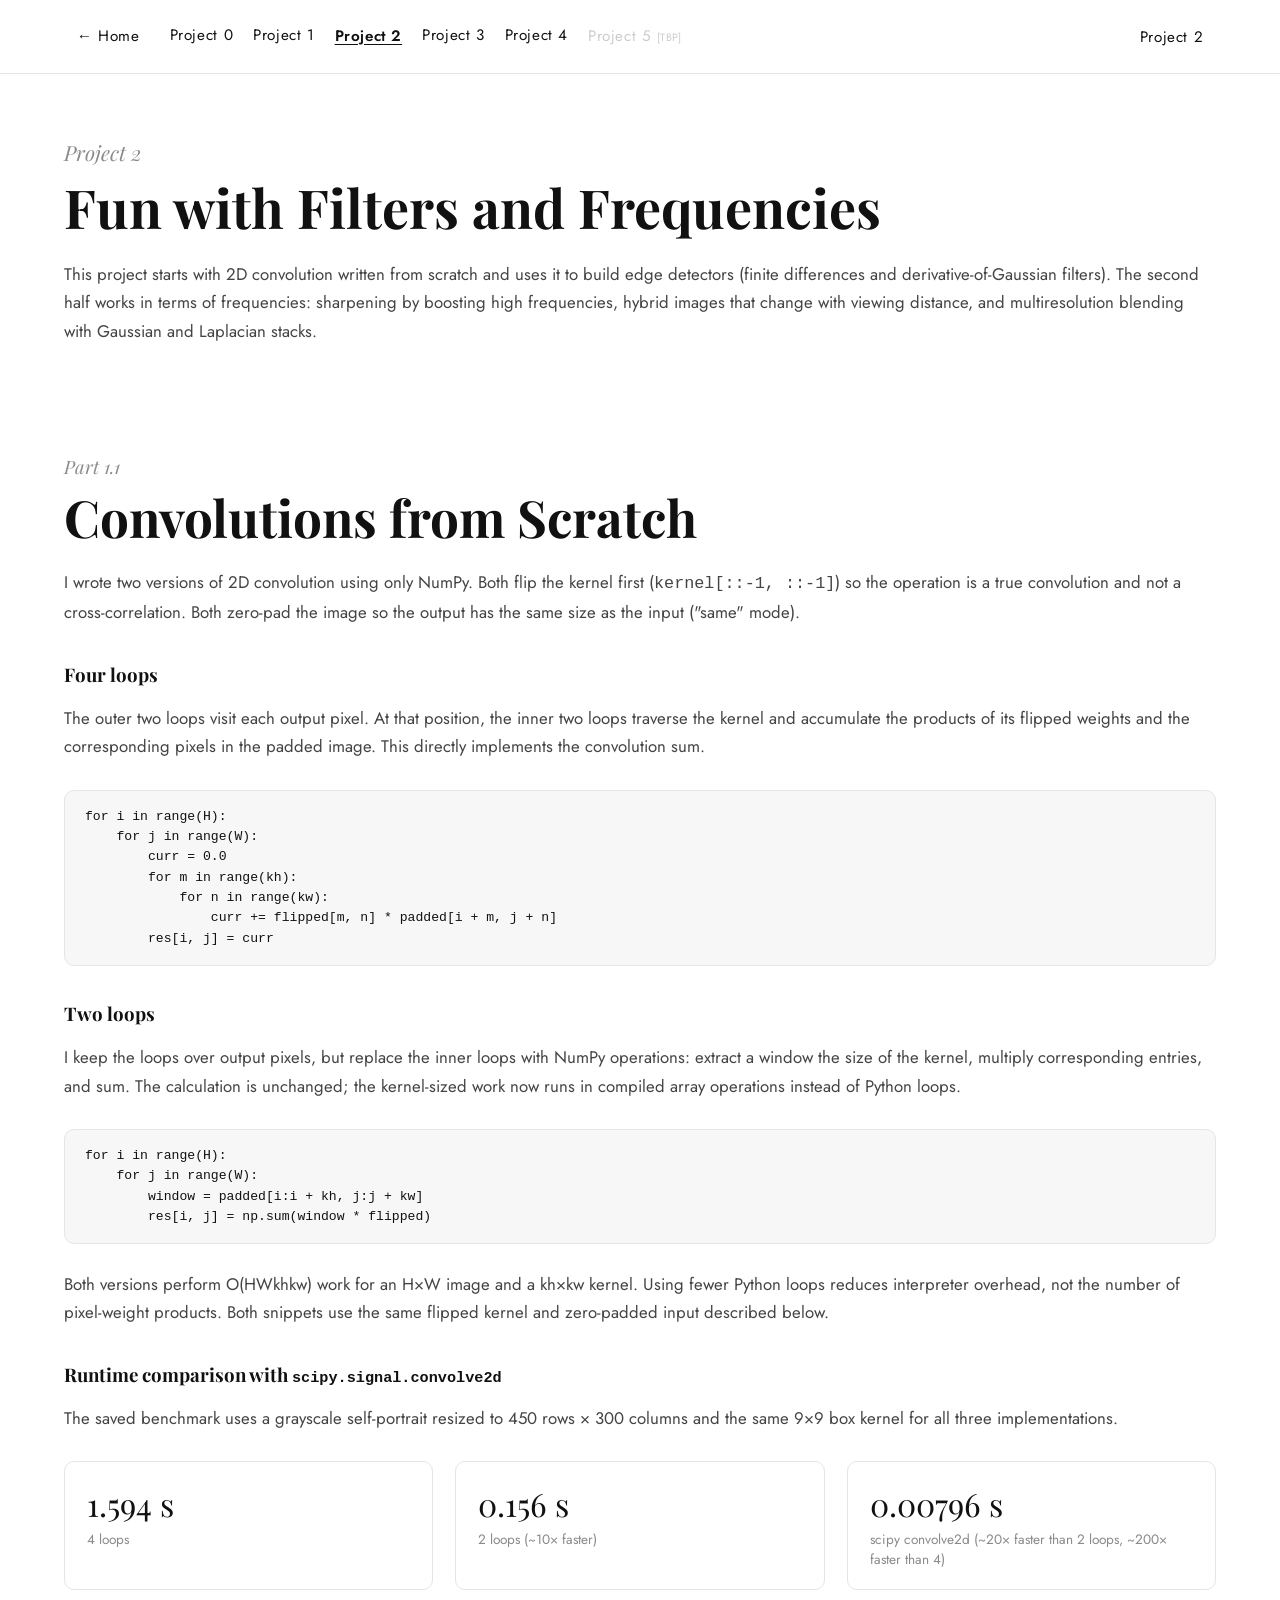
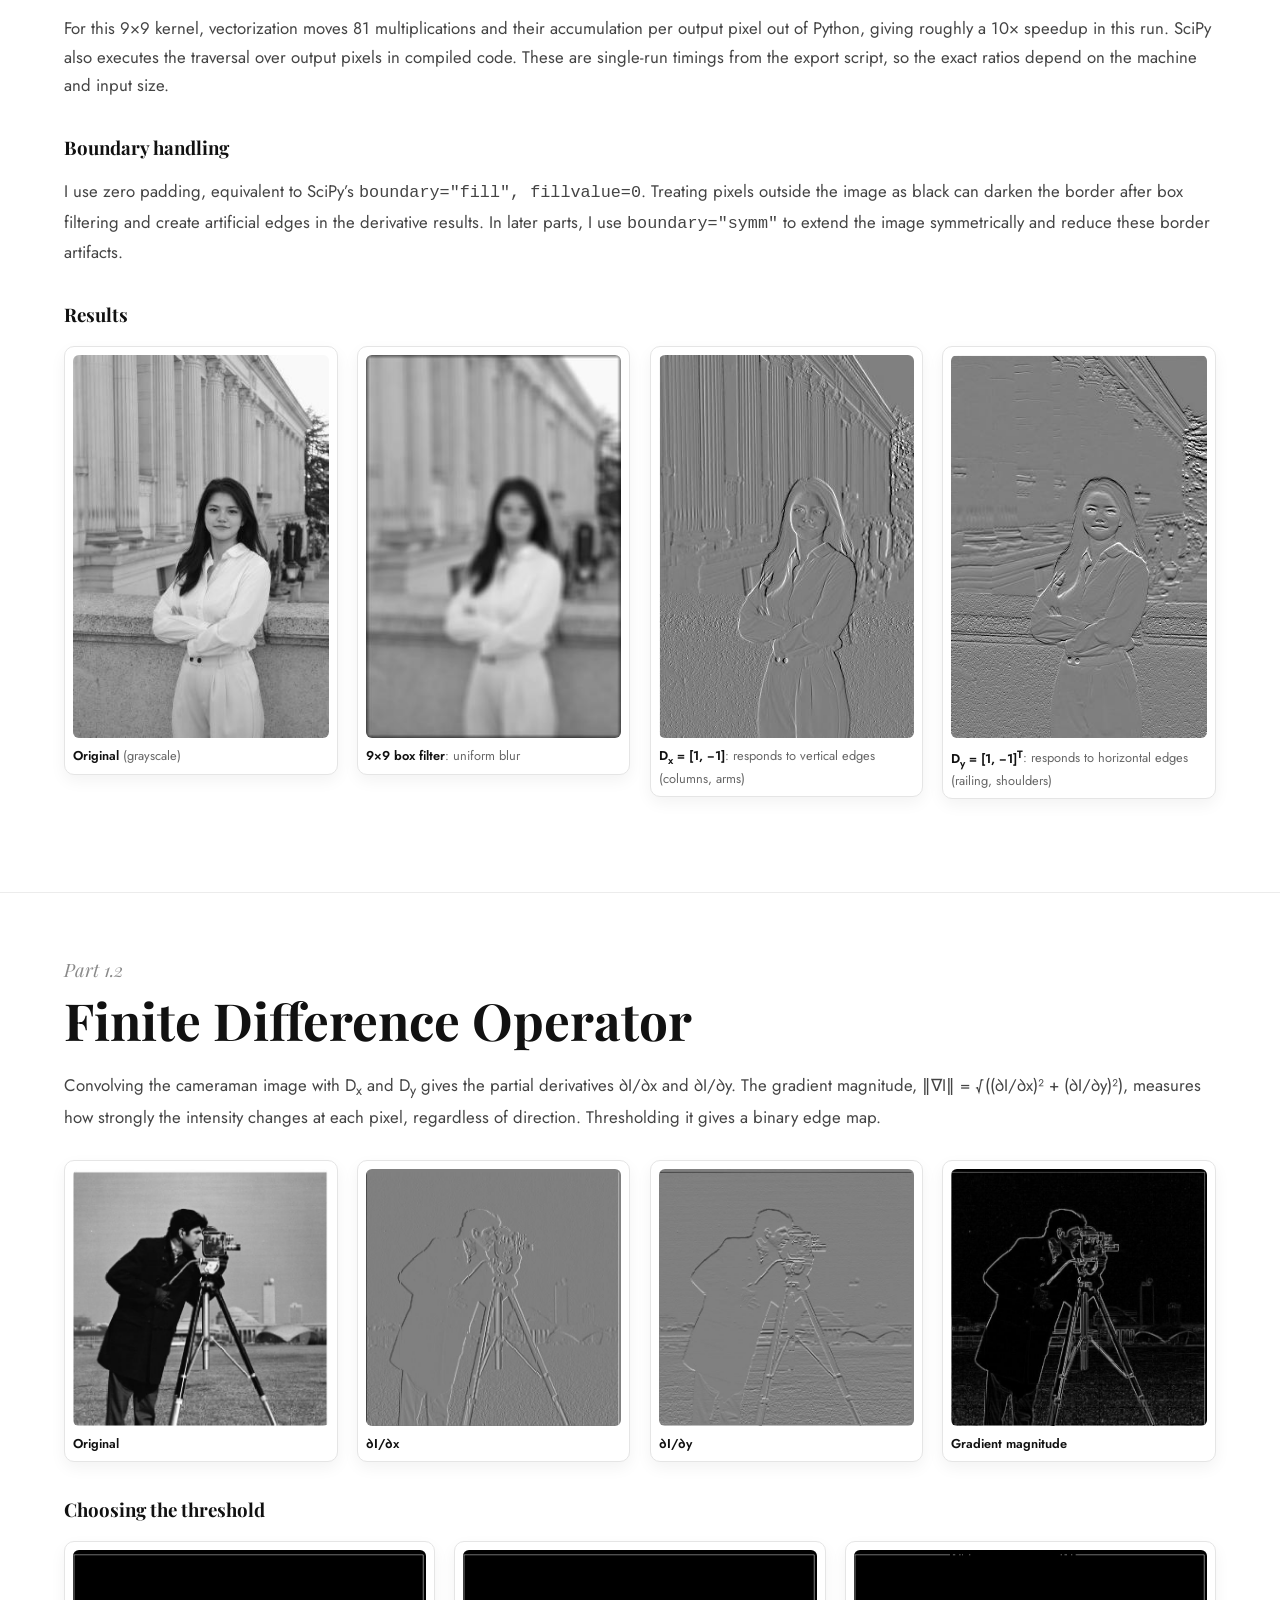
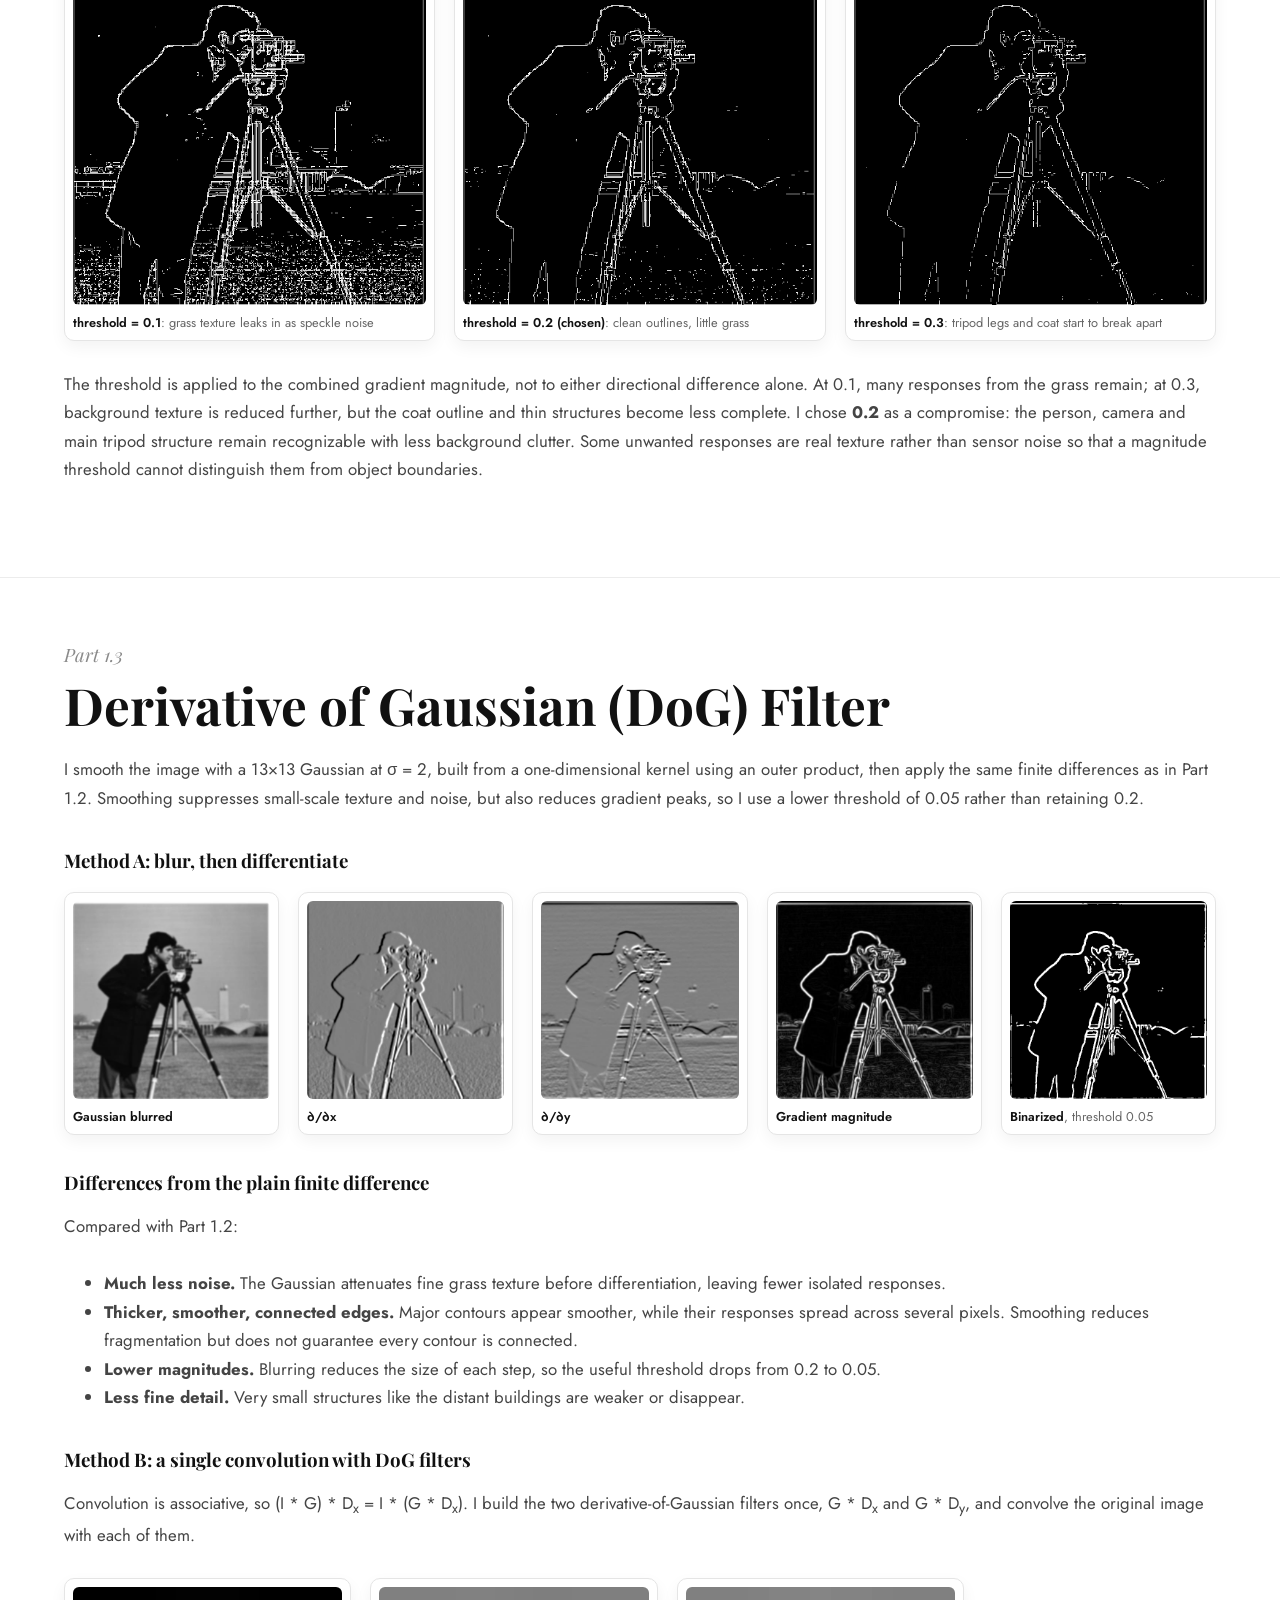
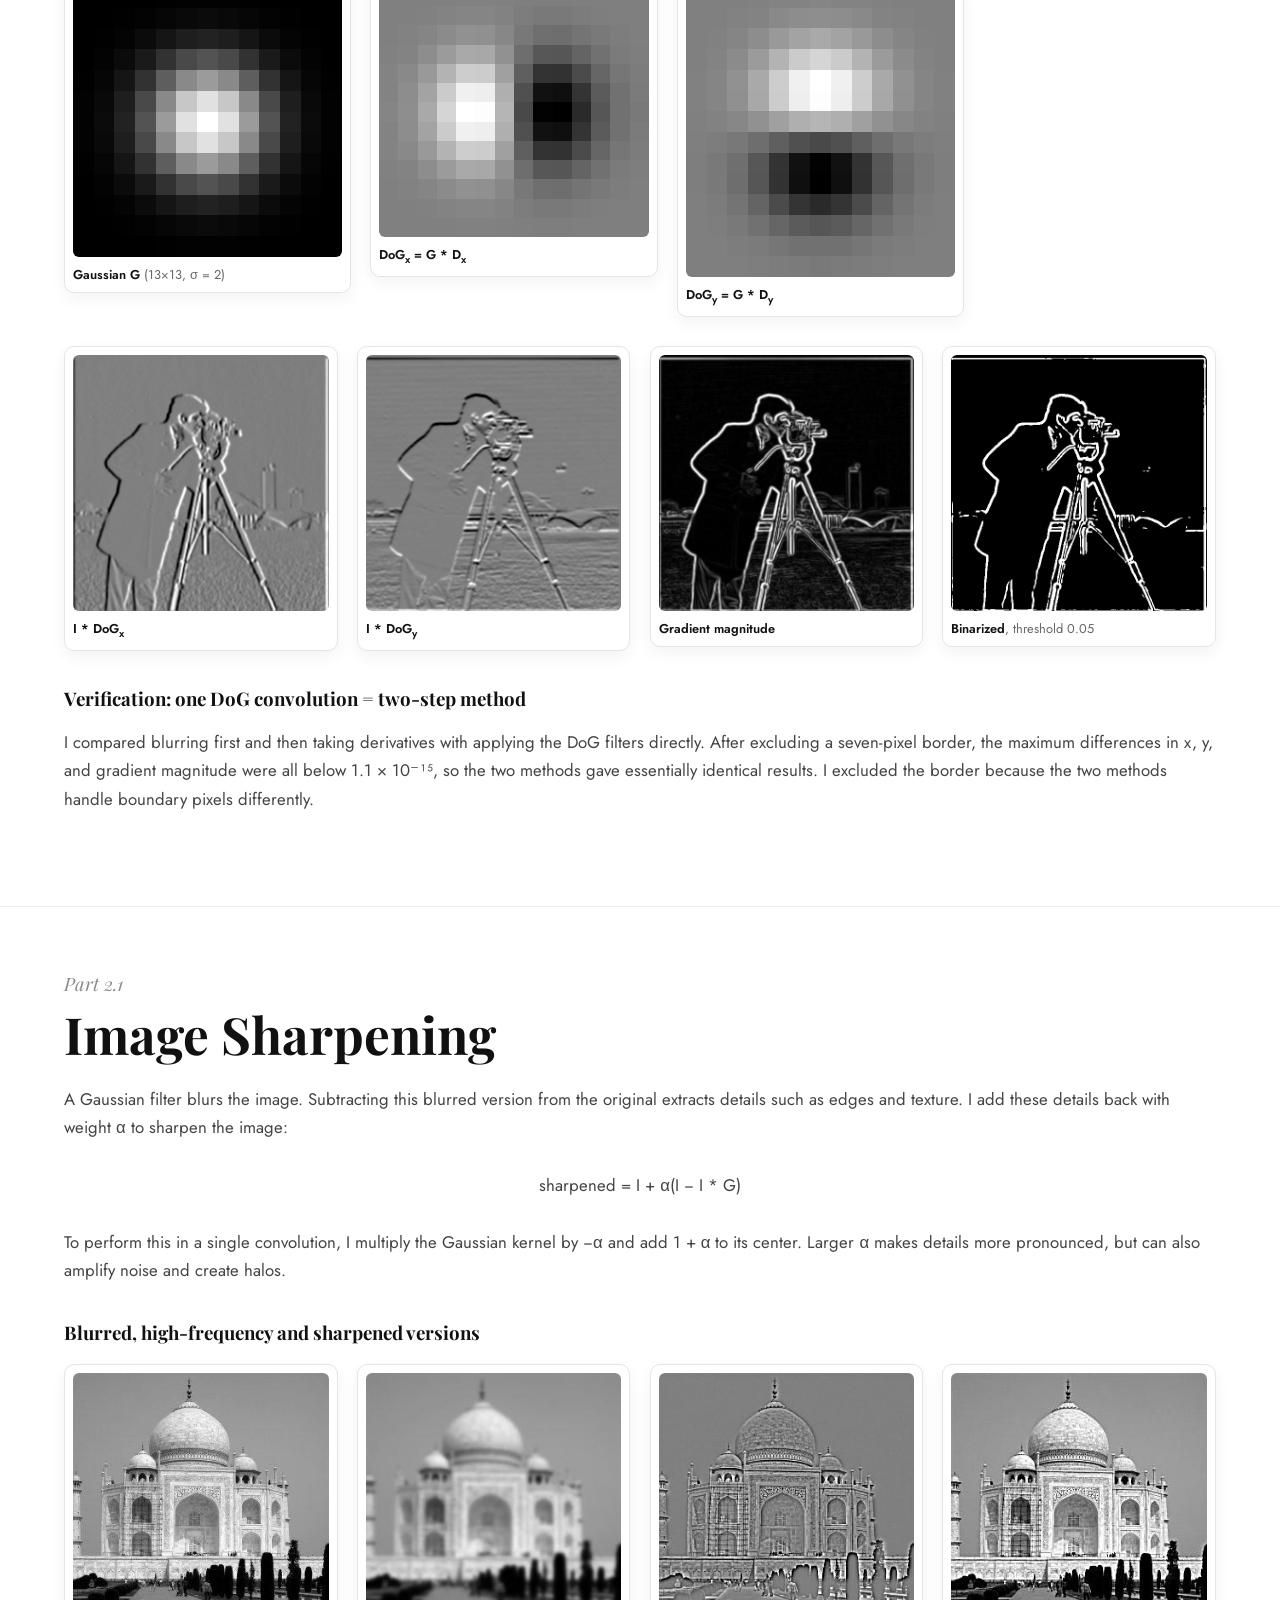
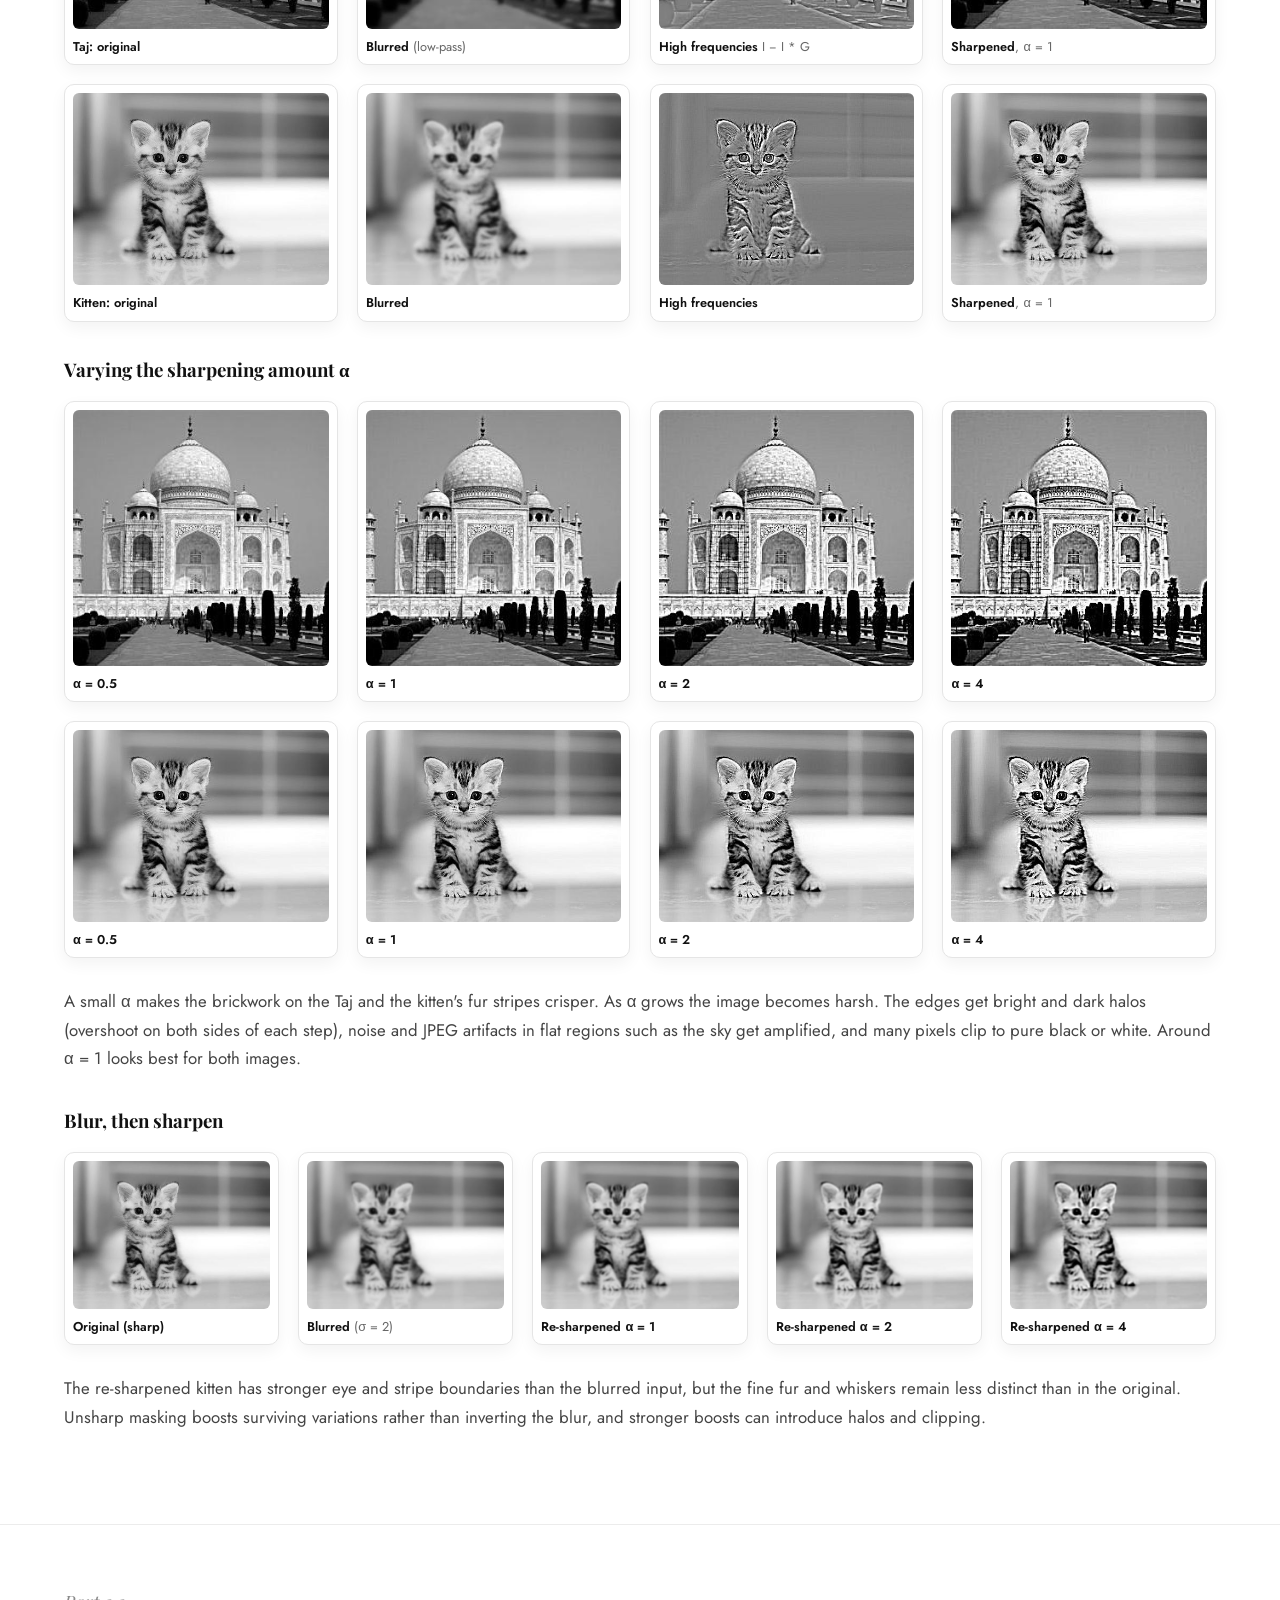
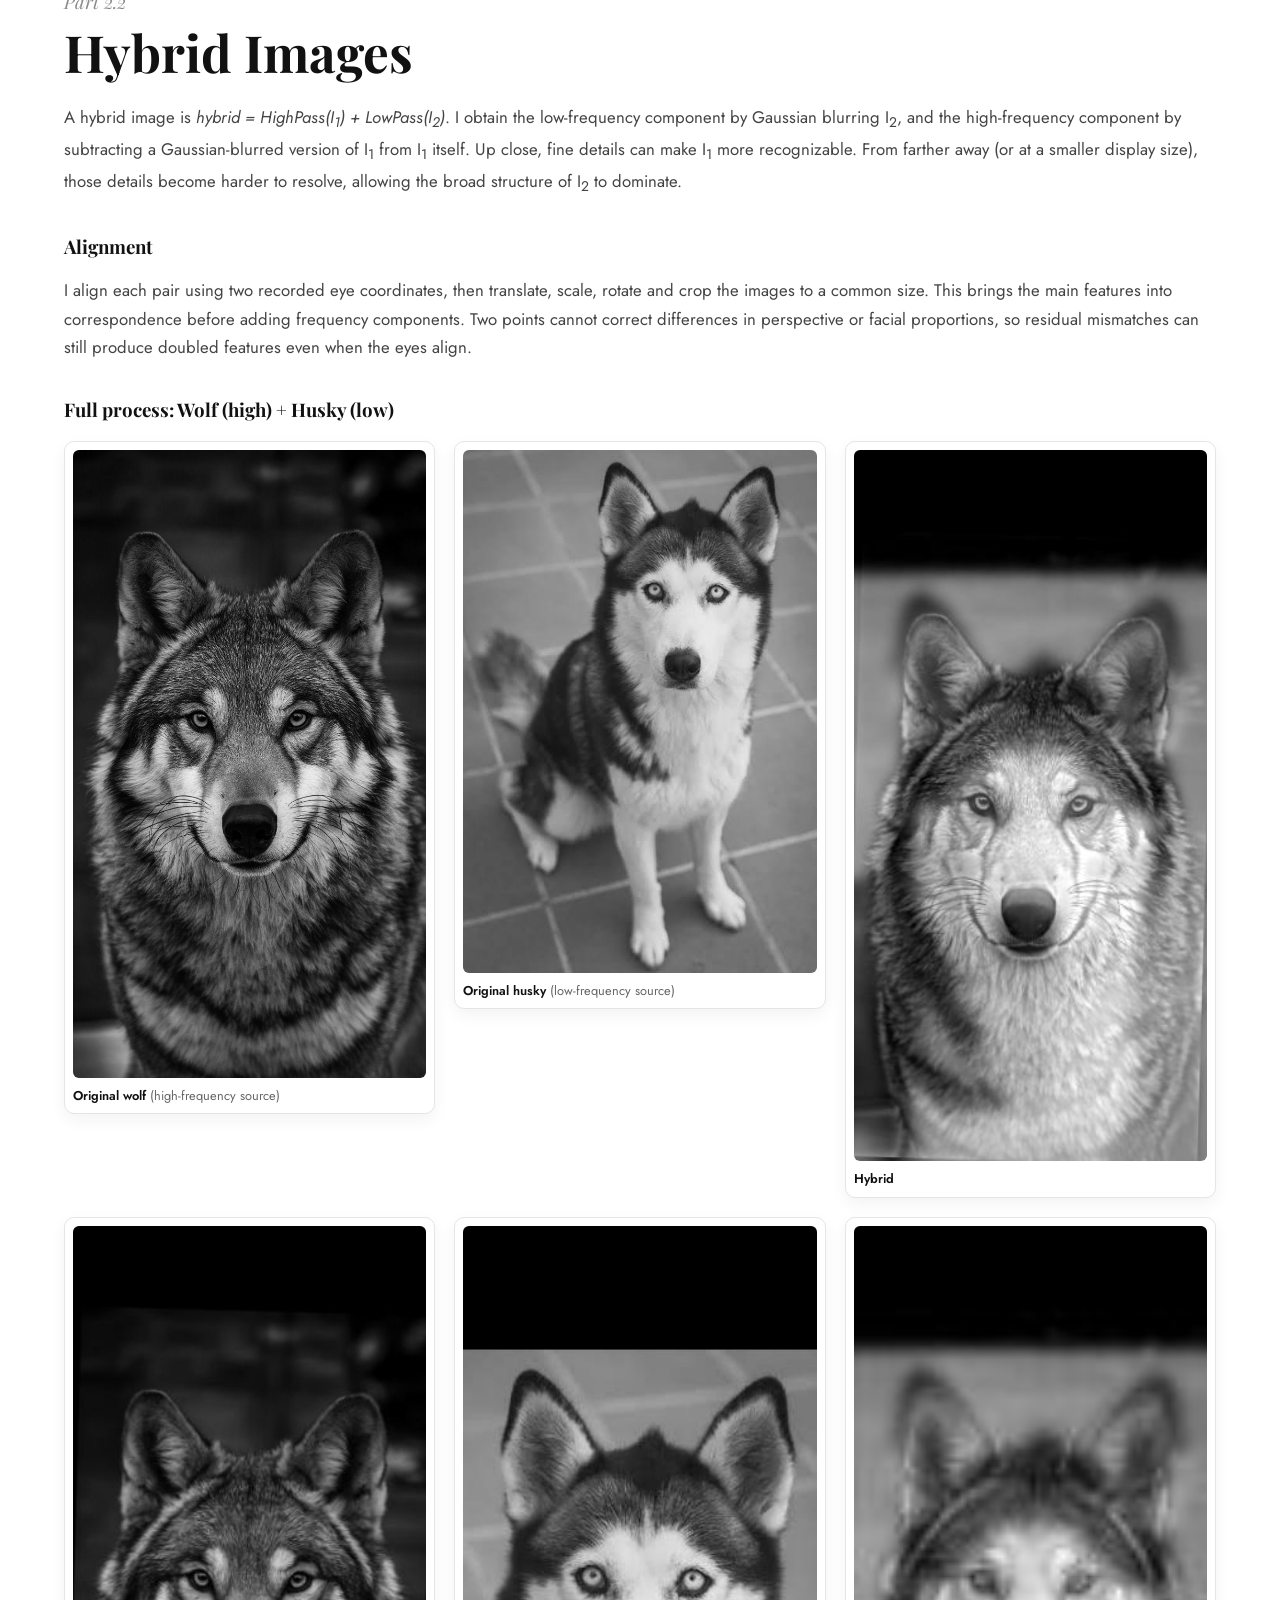
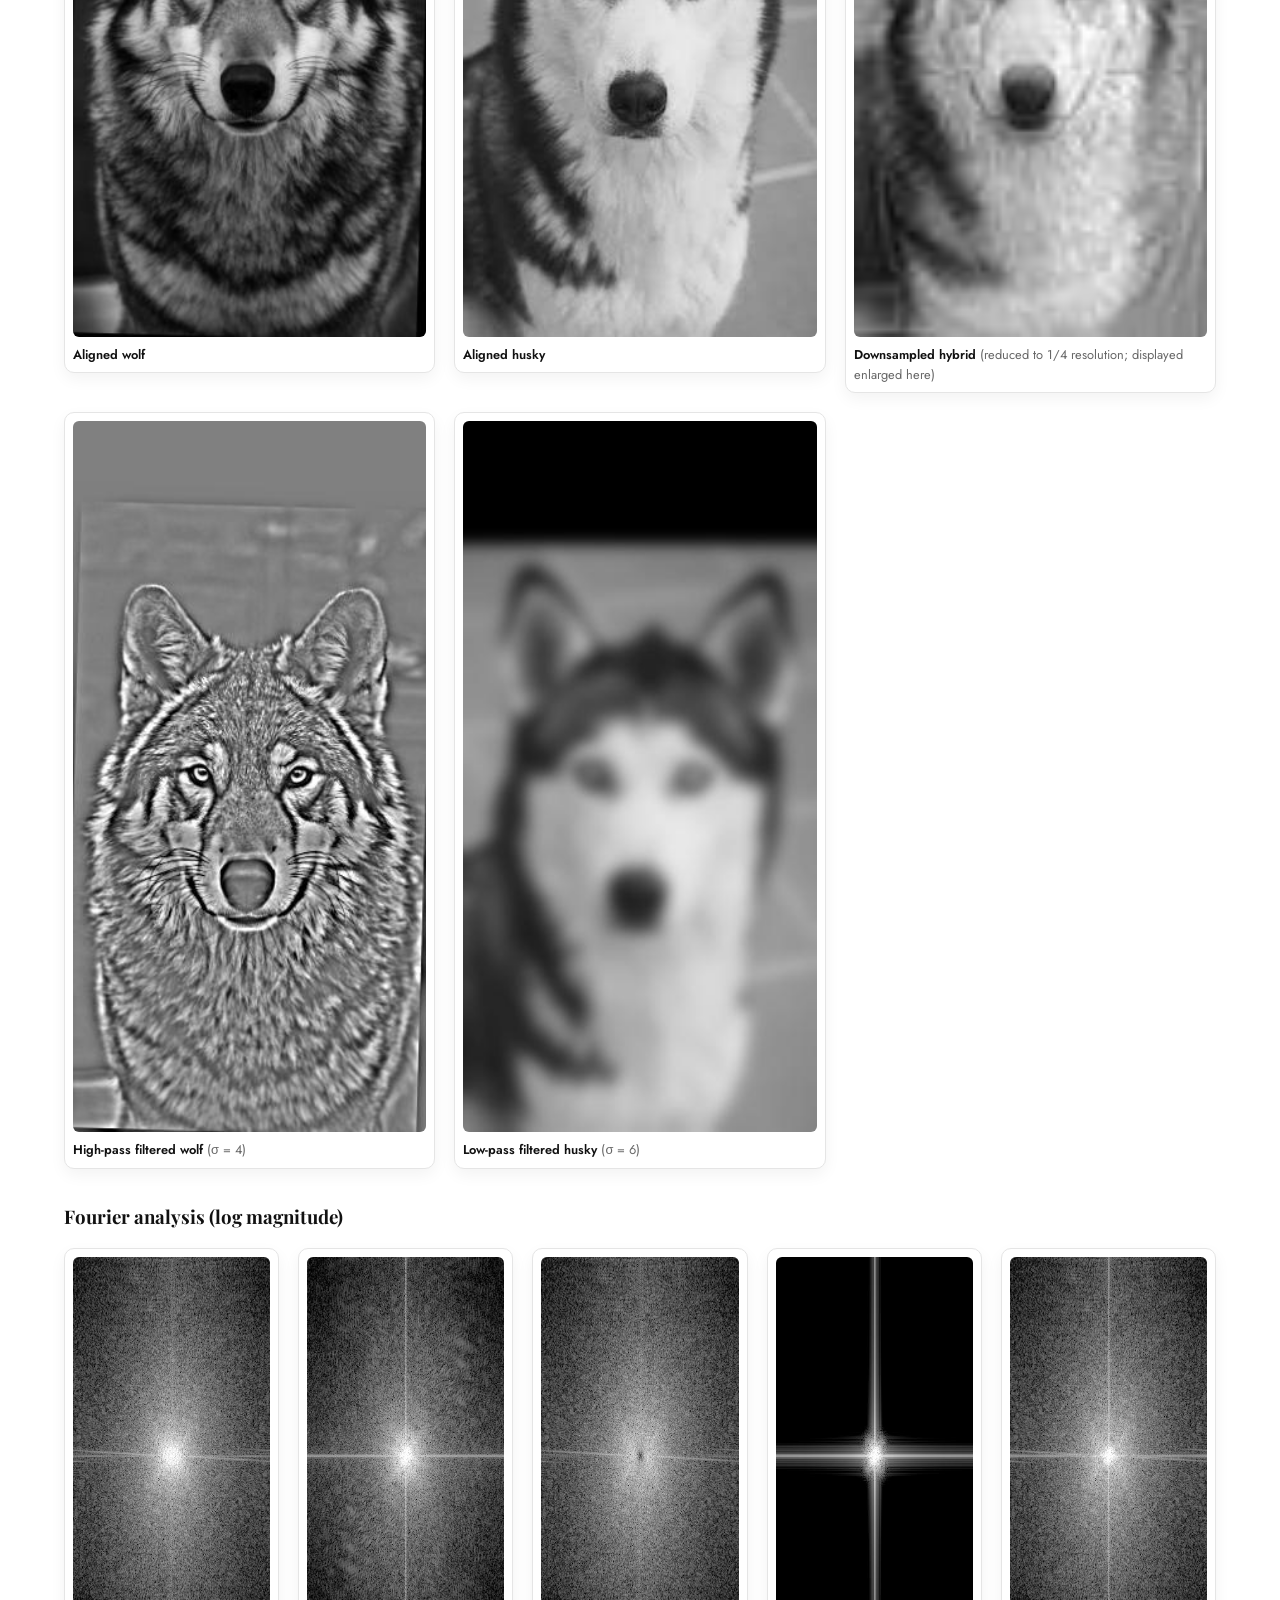
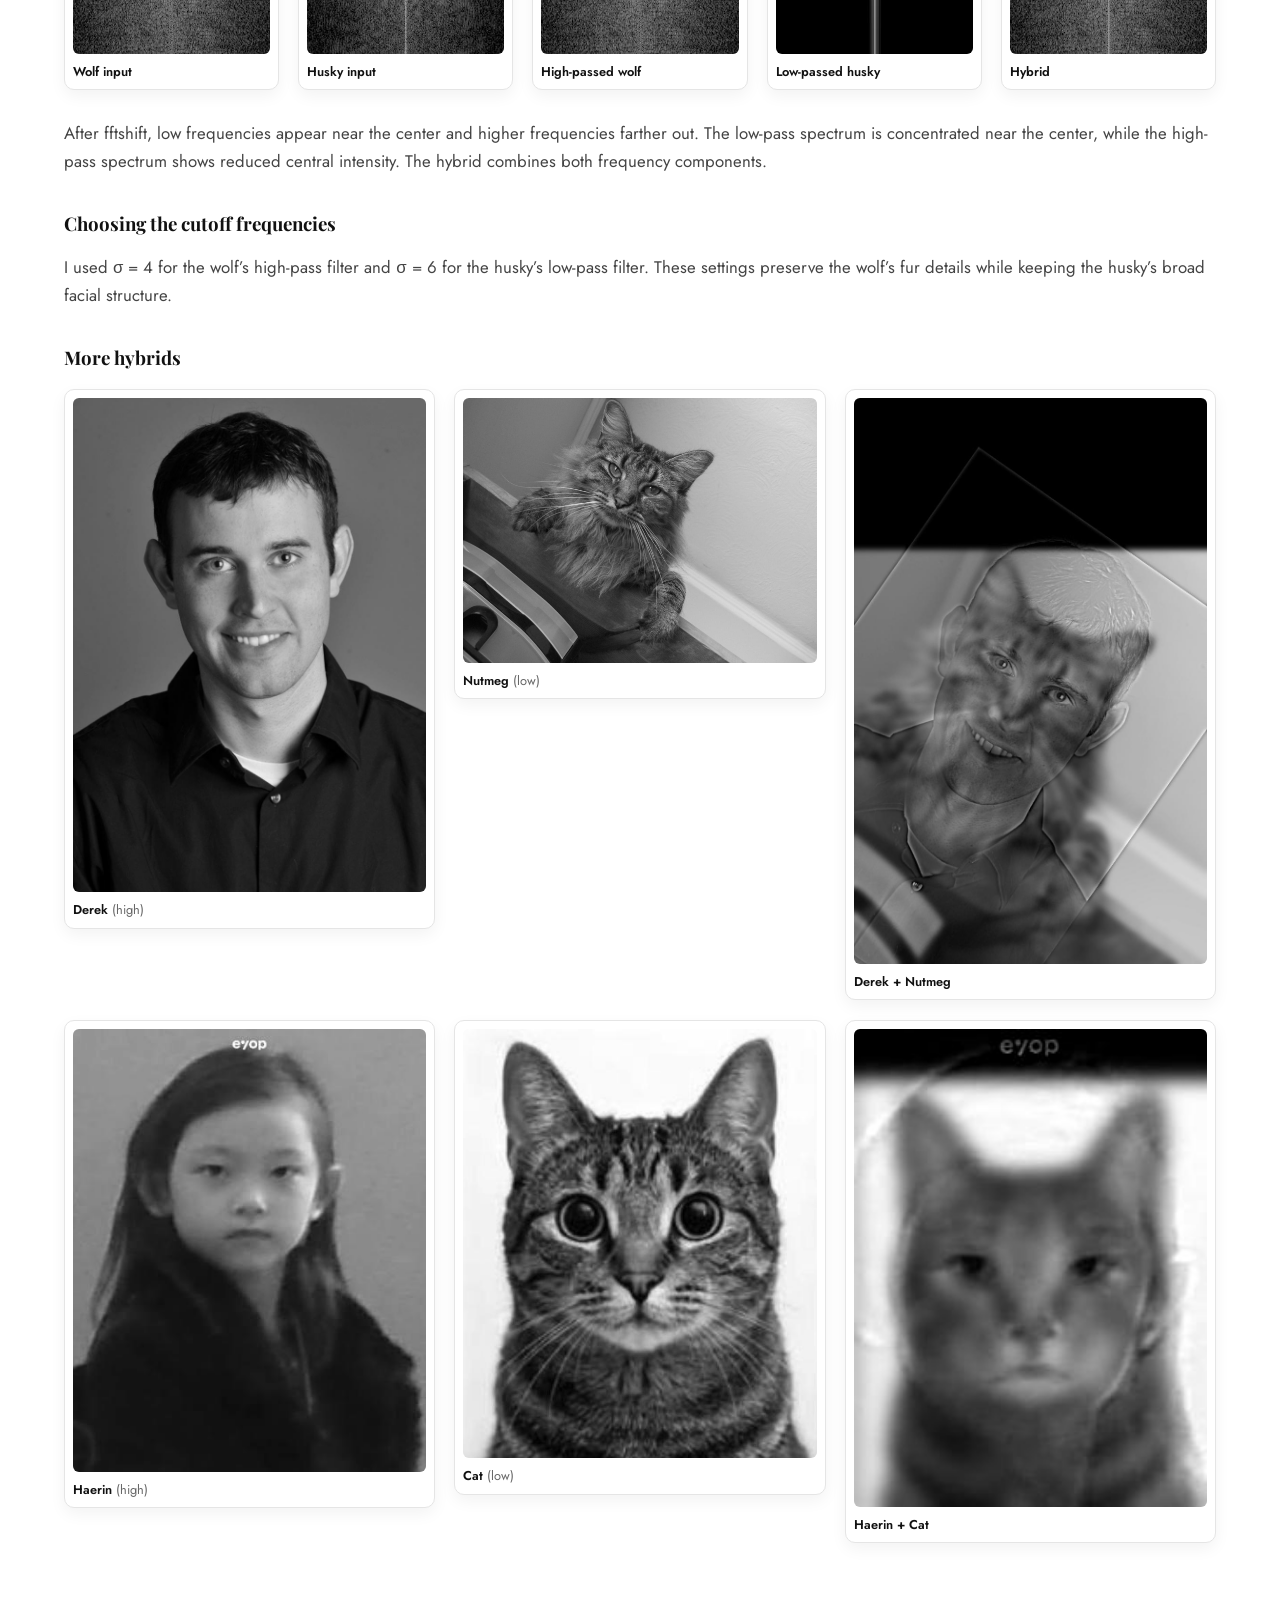
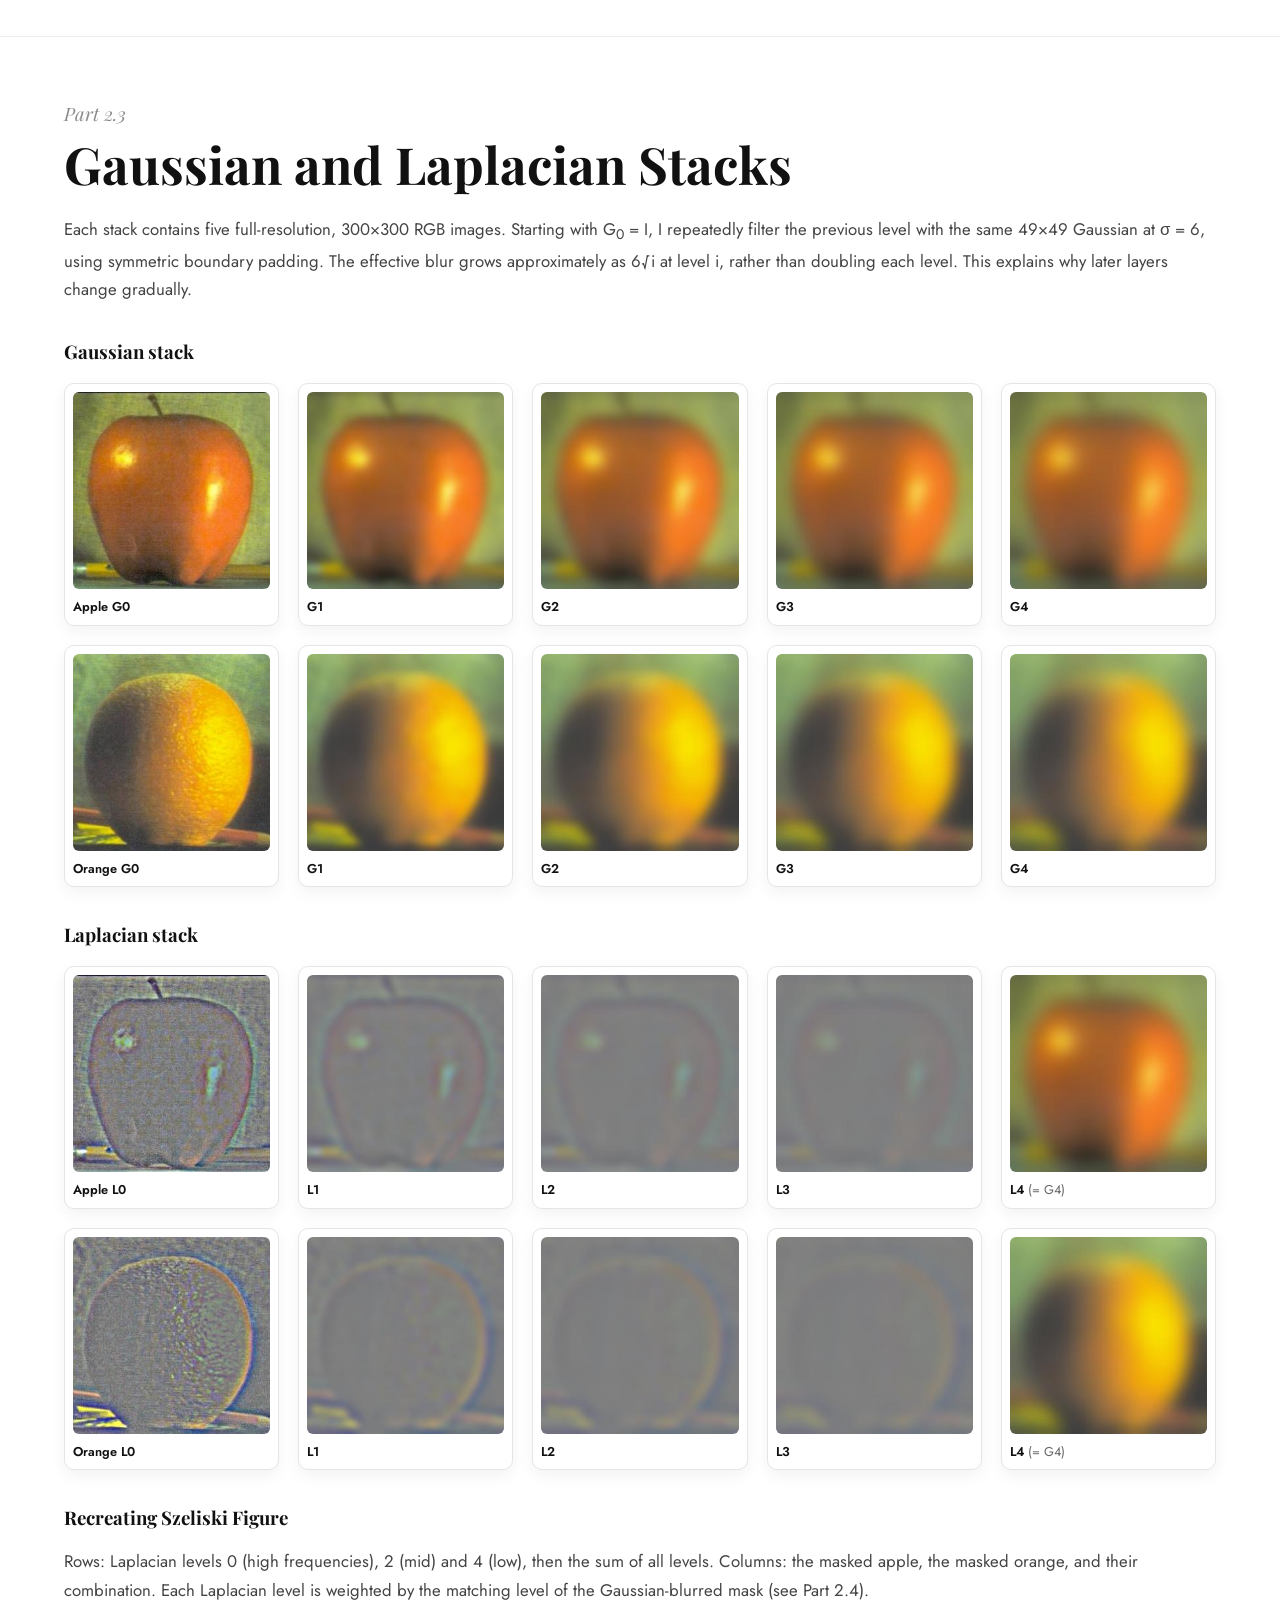
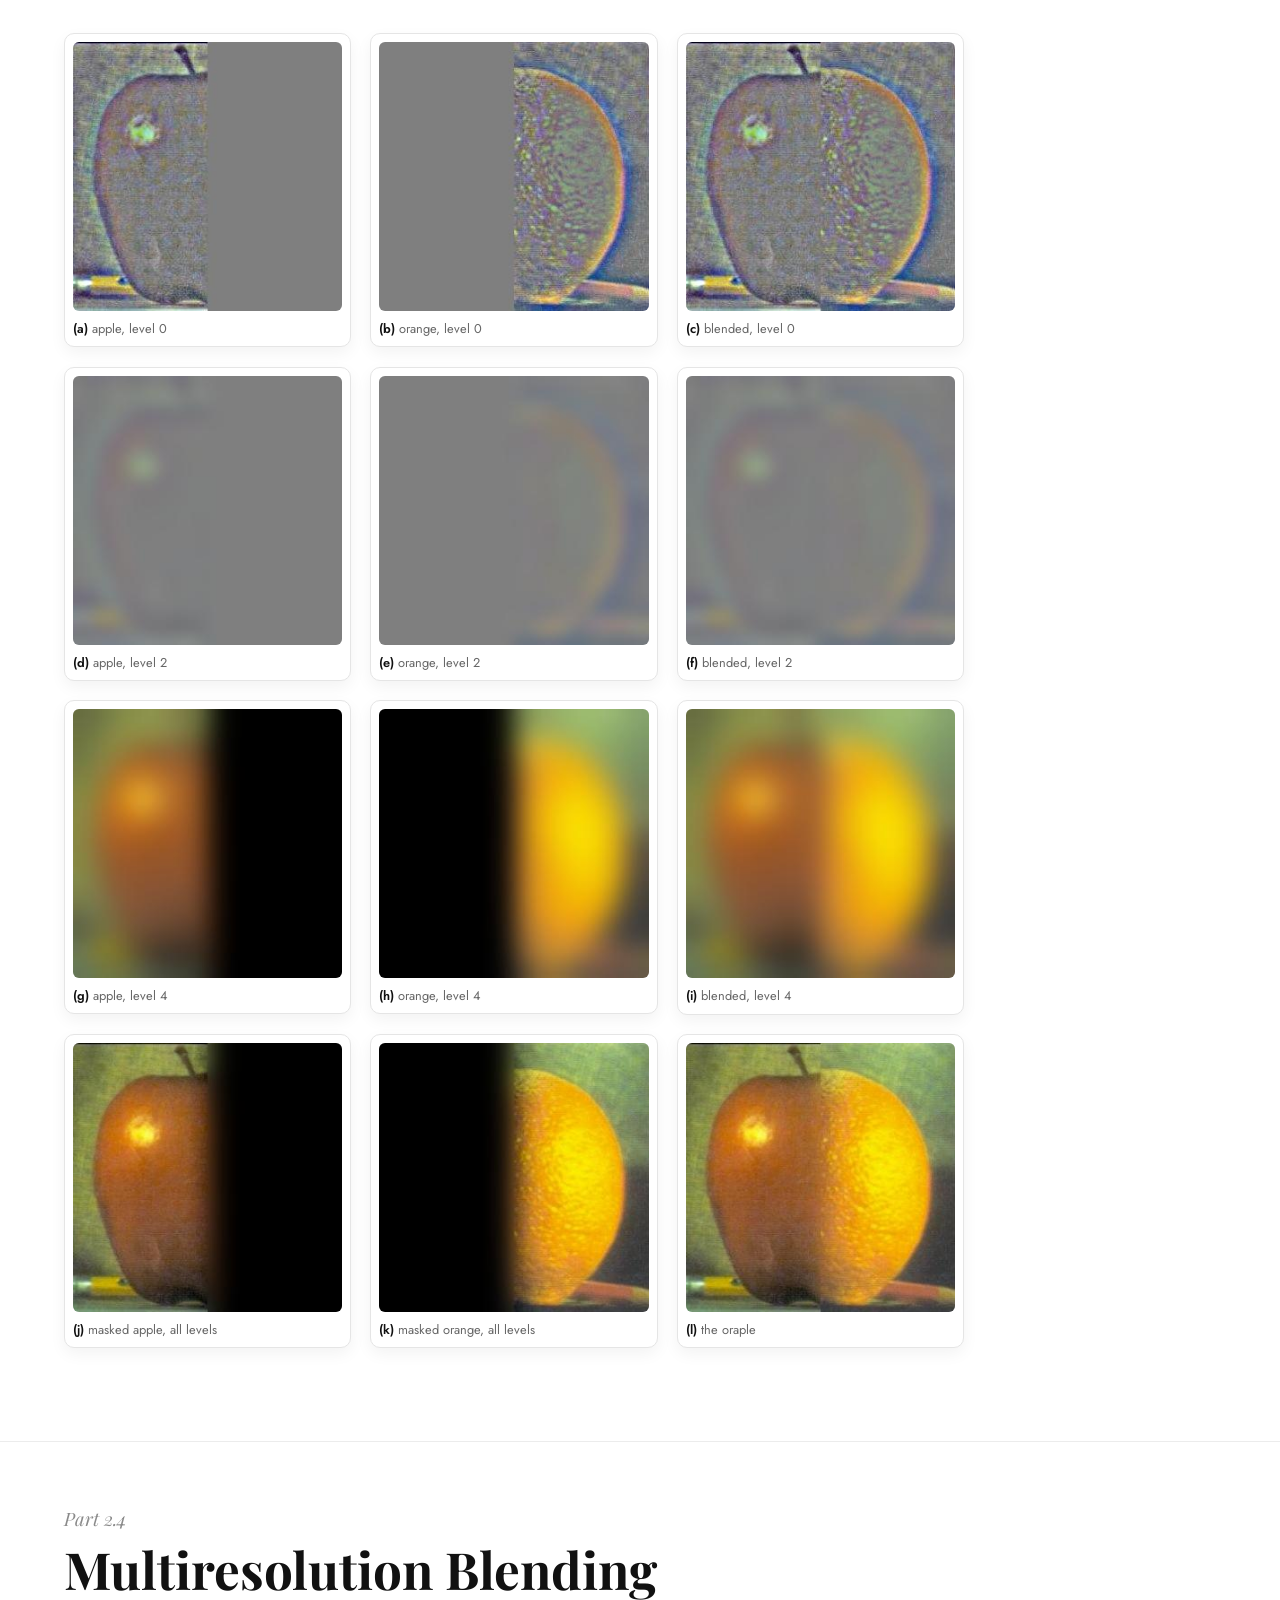
<file: project2/index.html>
<!DOCTYPE html>
<html lang="en">
<head>
<meta charset="UTF-8">
<meta name="viewport" content="width=device-width, initial-scale=1">
<title>Project 2: Fun with Filters and Frequencies</title>
<link rel="preconnect" href="https://fonts.googleapis.com">
<link href="https://fonts.googleapis.com/css2?family=Playfair+Display:ital,wght@0,700;1,600&family=Jost:wght@400;500&display=swap" rel="stylesheet">
<link rel="stylesheet" href="../style.css">
<style>
    h3 {
        font-family: 'Playfair Display', Georgia, serif;
        margin: 2.2rem 0 0.4rem;
    }
    .grid {
        display: grid;
        gap: 1.2rem;
        margin: 1.2rem 0 1.8rem;
        align-items: start;
    }
    .g2 { grid-template-columns: repeat(2, 1fr); }
    .g3 { grid-template-columns: repeat(3, 1fr); }
    .g4 { grid-template-columns: repeat(4, 1fr); }
    .g5 { grid-template-columns: repeat(5, 1fr); }
    .grid.narrow { max-width: 900px; }
    .grid figure {
        margin: 0;
        background: #ffffff;
        border: 1px solid #e5e5e5;
        border-radius: 10px;
        padding: 8px;
        box-shadow: 0 6px 16px rgba(0, 0, 0, 0.05);
    }
    .grid img {
        display: block;
        width: 100%;
        border-radius: 6px;
        background: #f2f2f2;
    }
    .grid img.px { image-rendering: pixelated; }
    .grid figcaption {
        margin-top: 8px;
        font-size: 0.8rem;
        color: #666666;
        line-height: 1.5;
    }
    .grid figcaption b { color: #111111; font-weight: 600; }
    pre.code {
        background: #f7f7f7;
        border: 1px solid #e5e5e5;
        border-radius: 10px;
        padding: 16px 20px;
        font-size: 0.82rem;
        line-height: 1.55;
        overflow-x: auto;
        margin: 1rem 0 1.6rem;
    }
    .stat-row {
        display: flex;
        gap: 1.4rem;
        flex-wrap: wrap;
        margin: 1.5rem 0;
    }
    .stat {
        flex: 1 1 200px;
        border: 1px solid #e5e5e5;
        border-radius: 10px;
        padding: 20px 22px;
    }
    .stat .num {
        font-family: 'Playfair Display', Georgia, serif;
        font-size: 2rem;
        color: #111111;
    }
    .stat .label {
        font-size: 0.85rem;
        color: #8a8a8a;
        margin-top: 4px;
    }
    .note {
        font-size: 0.9rem;
        color: #8a8a8a;
        font-style: italic;
    }
    table.simple {
        border-collapse: collapse;
        font-size: 0.9rem;
        margin: 1rem 0 1.6rem;
    }
    table.simple th, table.simple td {
        text-align: left;
        padding: 8px 16px;
        border-bottom: 1px solid #ececec;
    }
    table.simple th {
        color: #8a8a8a;
        font-weight: 500;
        font-size: 0.75rem;
        text-transform: uppercase;
        letter-spacing: 0.04em;
    }
    section.panel[id] { scroll-margin-top: 90px; }
    @media (max-width: 900px) {
        .g4, .g5 { grid-template-columns: repeat(2, 1fr); }
        .g3 { grid-template-columns: repeat(2, 1fr); }
    }
    @media (max-width: 520px) {
        .g2, .g3, .g4, .g5 { grid-template-columns: 1fr; }
    }
</style>
</head>
<body>

<nav class="top">
    <div class="nav-left">
        <a href="../index.html">&larr; Home</a>
        <div class="proj-nav">
            <a href="../project0/index.html" class="proj-link">Project 0</a>
            <a href="../project1/index.html" class="proj-link">Project 1</a>
            <span class="proj-link current">Project 2</span>
            <a href="../project3/index.html" class="proj-link">Project 3</a>
            <a href="../project4/index.html" class="proj-link">Project 4</a>
            <span class="proj-link disabled">Project 5 <span class="tbp">[TBP]</span></span>
        </div>
    </div>
    <span>Project 2</span>
</nav>

<aside class="toc" aria-label="On this page">
    <div class="toc-label">On this page</div>
    <a href="#p11">1.1 Convolution</a>
    <a href="#p12">1.2 Finite Difference</a>
    <a href="#p13">1.3 DoG Filter</a>
    <a href="#p21">2.1 Sharpening</a>
    <a href="#p22">2.2 Hybrid Images</a>
    <a href="#p23">2.3 Stacks</a>
    <a href="#p24">2.4 Blending</a>
    <a href="#lesson">Lesson Learned</a>
</aside>

<section class="panel intro no-divider">
    <div class="panel-inner">
        <span class="tag">Project 2</span>
        <h1>Fun with Filters and Frequencies</h1>
        <p class="desc">This project starts with 2D convolution written from scratch and uses it to build edge detectors (finite differences and derivative-of-Gaussian filters). The second half works in terms of frequencies: sharpening by boosting high frequencies, hybrid images that change with viewing distance, and multiresolution blending with Gaussian and Laplacian stacks.</p>
    </div>
</section>

<!-- ============================== 1.1 ============================== -->
<section class="panel" id="p11">
    <div class="panel-inner">
        <span class="tag">Part 1.1</span>
        <h2>Convolutions from Scratch</h2>
        <p class="desc">I wrote two versions of 2D convolution using only NumPy. Both flip the kernel first (<code>kernel[::-1, ::-1]</code>) so the operation is a true convolution and not a cross-correlation. Both zero-pad the image so the output has the same size as the input ("same" mode).</p>

        <h3>Four loops</h3>
        <p class="desc">The outer two loops visit each output pixel. At that position, the inner two loops traverse the kernel and accumulate the products of its flipped weights and the corresponding pixels in the padded image. This directly implements the convolution sum.</p>
<pre class="code">for i in range(H):
    for j in range(W):
        curr = 0.0
        for m in range(kh):
            for n in range(kw):
                curr += flipped[m, n] * padded[i + m, j + n]
        res[i, j] = curr</pre>

        <h3>Two loops</h3>
        <p class="desc">I keep the loops over output pixels, but replace the inner loops with NumPy operations: extract a window the size of the kernel, multiply corresponding entries, and sum. The calculation is unchanged; the kernel-sized work now runs in compiled array operations instead of Python loops.</p>
<pre class="code">for i in range(H):
    for j in range(W):
        window = padded[i:i + kh, j:j + kw]
        res[i, j] = np.sum(window * flipped)</pre>
        <p class="desc">Both versions perform O(HWkhkw) work for an H&times;W image and a kh&times;kw kernel. Using fewer Python loops reduces interpreter overhead, not the number of pixel-weight products. Both snippets use the same flipped kernel and zero-padded input described below.</p>

        <h3>Runtime comparison with <code>scipy.signal.convolve2d</code></h3>
        <p class="desc">The saved benchmark uses a grayscale self-portrait resized to 450 rows &times; 300 columns and the same 9&times;9 box kernel for all three implementations.</p>
        <div class="stat-row">
            <div class="stat"><div class="num">1.594 s</div><div class="label">4 loops</div></div>
            <div class="stat"><div class="num">0.156 s</div><div class="label">2 loops (~10&times; faster)</div></div>
            <div class="stat"><div class="num">0.00796 s</div><div class="label">scipy convolve2d (~20&times; faster than 2 loops, ~200&times; faster than 4)</div></div>
        </div>
        <p class="desc">For this 9&times;9 kernel, vectorization moves 81 multiplications and their accumulation per output pixel out of Python, giving roughly a 10&times; speedup in this run. SciPy also executes the traversal over output pixels in compiled code. These are single-run timings from the export script, so the exact ratios depend on the machine and input size.</p>

        <h3>Boundary handling</h3>
        <p class="desc">I use zero padding, equivalent to SciPy’s <code>boundary="fill", fillvalue=0</code>. Treating pixels outside the image as black can darken the border after box filtering and create artificial edges in the derivative results. In later parts, I use <code>boundary="symm"</code> to extend the image symmetrically and reduce these border artifacts.</p>

        <h3>Results</h3>
        <div class="grid g4">
            <figure><img src="results/p11/original.jpg" alt="Grayscale self-portrait" loading="lazy"><figcaption><b>Original</b> (grayscale)</figcaption></figure>
            <figure><img src="results/p11/box.jpg" alt="Box filtered self-portrait" loading="lazy"><figcaption><b>9&times;9 box filter</b>: uniform blur</figcaption></figure>
            <figure><img src="results/p11/dx.jpg" alt="Dx response" loading="lazy"><figcaption><b>D<sub>x</sub> = [1, &minus;1]</b>: responds to vertical edges (columns, arms)</figcaption></figure>
            <figure><img src="results/p11/dy.jpg" alt="Dy response" loading="lazy"><figcaption><b>D<sub>y</sub> = [1, &minus;1]<sup>T</sup></b>: responds to horizontal edges (railing, shoulders)</figcaption></figure>
        </div>
    </div>
</section>

<!-- ============================== 1.2 ============================== -->
<section class="panel" id="p12">
    <div class="panel-inner">
        <span class="tag">Part 1.2</span>
        <h2>Finite Difference Operator</h2>
        <p class="desc">Convolving the cameraman image with D<sub>x</sub> and D<sub>y</sub> gives the partial derivatives &part;I/&part;x and &part;I/&part;y. The gradient magnitude, &#8214;&nabla;I&#8214; = &radic;((&part;I/&part;x)&sup2; + (&part;I/&part;y)&sup2;), measures how strongly the intensity changes at each pixel, regardless of direction. Thresholding it gives a binary edge map.</p>
        <div class="grid g4">
            <figure><img src="results/p12/original.jpg" alt="Cameraman" loading="lazy"><figcaption><b>Original</b></figcaption></figure>
            <figure><img src="results/p12/gx.jpg" alt="Partial derivative in x" loading="lazy"><figcaption><b>&part;I/&part;x</b></figcaption></figure>
            <figure><img src="results/p12/gy.jpg" alt="Partial derivative in y" loading="lazy"><figcaption><b>&part;I/&part;y</b></figcaption></figure>
            <figure><img src="results/p12/magnitude.jpg" alt="Gradient magnitude" loading="lazy"><figcaption><b>Gradient magnitude</b></figcaption></figure>
        </div>

        <h3>Choosing the threshold</h3>
        <div class="grid g3">
            <figure><img src="results/p12/edges_0.1.png" alt="Edges at threshold 0.1" loading="lazy"><figcaption><b>threshold = 0.1</b>: grass texture leaks in as speckle noise</figcaption></figure>
            <figure><img src="results/p12/edges_0.2.png" alt="Edges at threshold 0.2" loading="lazy"><figcaption><b>threshold = 0.2 (chosen)</b>: clean outlines, little grass</figcaption></figure>
            <figure><img src="results/p12/edges_0.3.png" alt="Edges at threshold 0.3" loading="lazy"><figcaption><b>threshold = 0.3</b>: tripod legs and coat start to break apart</figcaption></figure>
        </div>
        <p class="desc">The threshold is applied to the combined gradient magnitude, not to either directional difference alone. At 0.1, many responses from the grass remain; at 0.3, background texture is reduced further, but the coat outline and thin structures become less complete. I chose <strong>0.2</strong> as a compromise: the person, camera and main tripod structure remain recognizable with less background clutter. Some unwanted responses are real texture rather than sensor noise so that a magnitude threshold cannot distinguish them from object boundaries.</p>
    </div>
</section>

<!-- ============================== 1.3 ============================== -->
<section class="panel" id="p13">
    <div class="panel-inner">
        <span class="tag">Part 1.3</span>
        <h2>Derivative of Gaussian (DoG) Filter</h2>
        <p class="desc">I smooth the image with a 13&times;13 Gaussian at σ = 2, built from a one-dimensional kernel using an outer product, then apply the same finite differences as in Part 1.2. Smoothing suppresses small-scale texture and noise, but also reduces gradient peaks, so I use a lower threshold of 0.05 rather than retaining 0.2.</p>

        <h3>Method A: blur, then differentiate</h3>
        <div class="grid g5">
            <figure><img src="results/p13/blurred.jpg" alt="Blurred cameraman" loading="lazy"><figcaption><b>Gaussian blurred</b></figcaption></figure>
            <figure><img src="results/p13/a_gx.jpg" alt="Blurred x derivative" loading="lazy"><figcaption><b>&part;/&part;x</b></figcaption></figure>
            <figure><img src="results/p13/a_gy.jpg" alt="Blurred y derivative" loading="lazy"><figcaption><b>&part;/&part;y</b></figcaption></figure>
            <figure><img src="results/p13/a_mag.jpg" alt="Blurred gradient magnitude" loading="lazy"><figcaption><b>Gradient magnitude</b></figcaption></figure>
            <figure><img src="results/p13/a_edges.png" alt="Blurred edges" loading="lazy"><figcaption><b>Binarized</b>, threshold 0.05</figcaption></figure>
        </div>

        <h3>Differences from the plain finite difference</h3>
        <p class="desc">Compared with Part 1.2:</p>
        <ul class="desc">
            <li><strong>Much less noise.</strong> The Gaussian attenuates fine grass texture before differentiation, leaving fewer isolated responses.</li>
            <li><strong>Thicker, smoother, connected edges.</strong> Major contours appear smoother, while their responses spread across several pixels. Smoothing reduces fragmentation but does not guarantee every contour is connected.</li>
            <li><strong>Lower magnitudes.</strong> Blurring reduces the size of each step, so the useful threshold drops from 0.2 to 0.05.</li>
            <li><strong>Less fine detail.</strong> Very small structures like the distant buildings are weaker or disappear.</li>
        </ul>

        <h3>Method B: a single convolution with DoG filters</h3>
        <p class="desc">Convolution is associative, so (I * G) * D<sub>x</sub> = I * (G * D<sub>x</sub>). I build the two derivative-of-Gaussian filters once, G * D<sub>x</sub> and G * D<sub>y</sub>, and convolve the original image with each of them.</p>
        <div class="grid g3 narrow">
            <figure><img class="px" src="results/p13/kernel_gauss.png" alt="Gaussian kernel" loading="lazy"><figcaption><b>Gaussian G</b> (13&times;13, σ = 2)</figcaption></figure>
            <figure><img class="px" src="results/p13/kernel_dogx.png" alt="DoG x filter" loading="lazy"><figcaption><b>DoG<sub>x</sub> = G * D<sub>x</sub></b></figcaption></figure>
            <figure><img class="px" src="results/p13/kernel_dogy.png" alt="DoG y filter" loading="lazy"><figcaption><b>DoG<sub>y</sub> = G * D<sub>y</sub></b></figcaption></figure>
        </div>
        <div class="grid g4">
            <figure><img src="results/p13/b_gx.jpg" alt="DoG x result" loading="lazy"><figcaption><b>I * DoG<sub>x</sub></b></figcaption></figure>
            <figure><img src="results/p13/b_gy.jpg" alt="DoG y result" loading="lazy"><figcaption><b>I * DoG<sub>y</sub></b></figcaption></figure>
            <figure><img src="results/p13/b_mag.jpg" alt="DoG magnitude" loading="lazy"><figcaption><b>Gradient magnitude</b></figcaption></figure>
            <figure><img src="results/p13/b_edges.png" alt="DoG edges" loading="lazy"><figcaption><b>Binarized</b>, threshold 0.05</figcaption></figure>
        </div>

        <h3>Verification: one DoG convolution = two-step method</h3>
        <p class="desc">I compared blurring first and then taking derivatives with applying the DoG filters directly. After excluding a seven-pixel border, the maximum differences in x, y, and gradient magnitude were all below 1.1 × 10⁻¹⁵, so the two methods gave essentially identical results. I excluded the border because the two methods handle boundary pixels differently.</p>
    </div>
</section>

<!-- ============================== 2.1 ============================== -->
<section class="panel" id="p21">
    <div class="panel-inner">
        <span class="tag">Part 2.1</span>
        <h2>Image Sharpening</h2>
        <p class="desc">A Gaussian filter blurs the image. Subtracting this blurred version from the original extracts details such as edges and texture. I add these details back with weight α to sharpen the image:</p>
        <p class="desc" style="text-align:center;">sharpened = I + α(I &minus; I * G)</p>
        <p class="desc">To perform this in a single convolution, I multiply the Gaussian kernel by &minus;α and add 1 + α to its center. Larger α makes details more pronounced, but can also amplify noise and create halos.</p>

        <h3>Blurred, high-frequency and sharpened versions</h3>
        <div class="grid g4">
            <figure><img src="results/p21/taj_original.jpg" alt="Taj original" loading="lazy"><figcaption><b>Taj: original</b></figcaption></figure>
            <figure><img src="results/p21/taj_blurred.jpg" alt="Taj blurred" loading="lazy"><figcaption><b>Blurred</b> (low-pass)</figcaption></figure>
            <figure><img src="results/p21/taj_high.jpg" alt="Taj high frequencies" loading="lazy"><figcaption><b>High frequencies</b> I &minus; I * G</figcaption></figure>
            <figure><img src="results/p21/taj_alpha_1.0.jpg" alt="Taj sharpened" loading="lazy"><figcaption><b>Sharpened</b>, α = 1</figcaption></figure>
            <figure><img src="results/p21/kitten_original.jpg" alt="Kitten original" loading="lazy"><figcaption><b>Kitten: original</b></figcaption></figure>
            <figure><img src="results/p21/kitten_blurred.jpg" alt="Kitten blurred" loading="lazy"><figcaption><b>Blurred</b></figcaption></figure>
            <figure><img src="results/p21/kitten_high.jpg" alt="Kitten high frequencies" loading="lazy"><figcaption><b>High frequencies</b></figcaption></figure>
            <figure><img src="results/p21/kitten_alpha_1.0.jpg" alt="Kitten sharpened" loading="lazy"><figcaption><b>Sharpened</b>, α = 1</figcaption></figure>
        </div>

        <h3>Varying the sharpening amount α</h3>
        <div class="grid g4">
            <figure><img src="results/p21/taj_alpha_0.5.jpg" alt="Taj alpha 0.5" loading="lazy"><figcaption><b>α = 0.5</b></figcaption></figure>
            <figure><img src="results/p21/taj_alpha_1.0.jpg" alt="Taj alpha 1" loading="lazy"><figcaption><b>α = 1</b></figcaption></figure>
            <figure><img src="results/p21/taj_alpha_2.0.jpg" alt="Taj alpha 2" loading="lazy"><figcaption><b>α = 2</b></figcaption></figure>
            <figure><img src="results/p21/taj_alpha_4.0.jpg" alt="Taj alpha 4" loading="lazy"><figcaption><b>α = 4</b></figcaption></figure>
            <figure><img src="results/p21/kitten_alpha_0.5.jpg" alt="Kitten alpha 0.5" loading="lazy"><figcaption><b>α = 0.5</b></figcaption></figure>
            <figure><img src="results/p21/kitten_alpha_1.0.jpg" alt="Kitten alpha 1" loading="lazy"><figcaption><b>α = 1</b></figcaption></figure>
            <figure><img src="results/p21/kitten_alpha_2.0.jpg" alt="Kitten alpha 2" loading="lazy"><figcaption><b>α = 2</b></figcaption></figure>
            <figure><img src="results/p21/kitten_alpha_4.0.jpg" alt="Kitten alpha 4" loading="lazy"><figcaption><b>α = 4</b></figcaption></figure>
        </div>
        <p class="desc">A small α makes the brickwork on the Taj and the kitten's fur stripes crisper. As α grows the image becomes harsh. The edges get bright and dark halos (overshoot on both sides of each step), noise and JPEG artifacts in flat regions such as the sky get amplified, and many pixels clip to pure black or white. Around α = 1 looks best for both images.</p>

        <h3>Blur, then sharpen</h3>
        <div class="grid g5">
            <figure><img src="results/p21/resharp_original.jpg" alt="Sharp original" loading="lazy"><figcaption><b>Original (sharp)</b></figcaption></figure>
            <figure><img src="results/p21/resharp_blurred.jpg" alt="Blurred" loading="lazy"><figcaption><b>Blurred</b> (σ = 2)</figcaption></figure>
            <figure><img src="results/p21/resharp_alpha_1.0.jpg" alt="Resharpened alpha 1" loading="lazy"><figcaption><b>Re-sharpened α = 1</b></figcaption></figure>
            <figure><img src="results/p21/resharp_alpha_2.0.jpg" alt="Resharpened alpha 2" loading="lazy"><figcaption><b>Re-sharpened α = 2</b></figcaption></figure>
            <figure><img src="results/p21/resharp_alpha_4.0.jpg" alt="Resharpened alpha 4" loading="lazy"><figcaption><b>Re-sharpened α = 4</b></figcaption></figure>
        </div>
        <p class="desc">The re-sharpened kitten has stronger eye and stripe boundaries than the blurred input, but the fine fur and whiskers remain less distinct than in the original. Unsharp masking boosts surviving variations rather than inverting the blur, and stronger boosts can introduce halos and clipping. </p>
    </div>
</section>

<!-- ============================== 2.2 ============================== -->
<section class="panel" id="p22">
    <div class="panel-inner">
        <span class="tag">Part 2.2</span>
        <h2>Hybrid Images</h2>
        <p class="desc">A hybrid image is <em>hybrid = HighPass(I<sub>1</sub>) + LowPass(I<sub>2</sub>)</em>. I obtain the low-frequency component by Gaussian blurring I<sub>2</sub>, and the high-frequency component by subtracting a Gaussian-blurred version of I<sub>1</sub> from I<sub>1</sub> itself. Up close, fine details can make I<sub>1</sub> more recognizable. From farther away (or at a smaller display size), those details become harder to resolve, allowing the broad structure of I<sub>2</sub> to dominate.</p>

        <h3>Alignment</h3>
        <p class="desc">I align each pair using two recorded eye coordinates, then translate, scale, rotate and crop the images to a common size. This brings the main features into correspondence before adding frequency components. Two points cannot correct differences in perspective or facial proportions, so residual mismatches can still produce doubled features even when the eyes align.</p>

        <h3>Full process: Wolf (high) + Husky (low)</h3>
        <div class="grid g3">
            <figure><img src="results/p22/wolf_husky_high_src.jpg" alt="Wolf original" loading="lazy"><figcaption><b>Original wolf</b> (high-frequency source)</figcaption></figure>
            <figure><img src="results/p22/wolf_husky_low_src.jpg" alt="Husky original" loading="lazy"><figcaption><b>Original husky</b> (low-frequency source)</figcaption></figure>
            <figure><img src="results/p22/wolf_husky_hybrid.jpg" alt="Wolf husky hybrid" loading="lazy"><figcaption><b>Hybrid</b></figcaption></figure>
            <figure><img src="results/p22/wolf_husky_aligned_high.jpg" alt="Aligned wolf" loading="lazy"><figcaption><b>Aligned wolf</b></figcaption></figure>
            <figure><img src="results/p22/wolf_husky_aligned_low.jpg" alt="Aligned husky" loading="lazy"><figcaption><b>Aligned husky</b></figcaption></figure>
            <figure><img src="results/p22/wolf_husky_hybrid_small.jpg" alt="Small hybrid" loading="lazy"><figcaption><b>Downsampled hybrid</b> (reduced to 1/4 resolution; displayed enlarged here)</figcaption></figure>
            <figure><img src="results/p22/wolf_husky_highpass.jpg" alt="High-passed wolf" loading="lazy"><figcaption><b>High-pass filtered wolf</b> (σ = 4)</figcaption></figure>
            <figure><img src="results/p22/wolf_husky_lowpass.jpg" alt="Low-passed husky" loading="lazy"><figcaption><b>Low-pass filtered husky</b> (σ = 6)</figcaption></figure>
        </div>

        <h3>Fourier analysis (log magnitude)</h3>
        <div class="grid g5">
            <figure><img src="results/p22/wolf_husky_fft_high_src.jpg" alt="FFT of wolf" loading="lazy"><figcaption><b>Wolf input</b></figcaption></figure>
            <figure><img src="results/p22/wolf_husky_fft_low_src.jpg" alt="FFT of husky" loading="lazy"><figcaption><b>Husky input</b></figcaption></figure>
            <figure><img src="results/p22/wolf_husky_fft_highpass.jpg" alt="FFT of high-passed wolf" loading="lazy"><figcaption><b>High-passed wolf</b></figcaption></figure>
            <figure><img src="results/p22/wolf_husky_fft_lowpass.jpg" alt="FFT of low-passed husky" loading="lazy"><figcaption><b>Low-passed husky</b></figcaption></figure>
            <figure><img src="results/p22/wolf_husky_fft_hybrid.jpg" alt="FFT of hybrid" loading="lazy"><figcaption><b>Hybrid</b></figcaption></figure>
        </div>
        <p class="desc">After fftshift, low frequencies appear near the center and higher frequencies farther out. The low-pass spectrum is concentrated near the center, while the high-pass spectrum shows reduced central intensity. The hybrid combines both frequency components.</p>

        <h3>Choosing the cutoff frequencies</h3>
        <p class="desc">I used σ = 4 for the wolf’s high-pass filter and σ = 6 for the husky’s low-pass filter. These settings preserve the wolf’s fur details while keeping the husky’s broad facial structure.</p>

        <h3>More hybrids</h3>
        <div class="grid g3">
            <figure><img src="results/p22/derek_nutmeg_high_src.jpg" alt="Derek" loading="lazy"><figcaption><b>Derek</b> (high)</figcaption></figure>
            <figure><img src="results/p22/derek_nutmeg_low_src.jpg" alt="Nutmeg" loading="lazy"><figcaption><b>Nutmeg</b> (low)</figcaption></figure>
            <figure><img src="results/p22/derek_nutmeg_hybrid.jpg" alt="Derek and Nutmeg hybrid" loading="lazy"><figcaption><b>Derek + Nutmeg</b></figcaption></figure>
            <figure><img src="results/p22/haerin_cat_high_src.jpg" alt="Haerin" loading="lazy"><figcaption><b>Haerin</b> (high)</figcaption></figure>
            <figure><img src="results/p22/haerin_cat_low_src.jpg" alt="Cat" loading="lazy"><figcaption><b>Cat</b> (low)</figcaption></figure>
            <figure><img src="results/p22/haerin_cat_hybrid.jpg" alt="Haerin and cat hybrid" loading="lazy"><figcaption><b>Haerin + Cat</b></figcaption></figure>
        </div>

    </div>
</section>

<!-- ============================== 2.3 ============================== -->
<section class="panel" id="p23">
    <div class="panel-inner">
        <span class="tag">Part 2.3</span>
        <h2>Gaussian and Laplacian Stacks</h2>
        <p class="desc">Each stack contains five full-resolution, 300&times;300 RGB images. Starting with G<sub>0</sub> = I, I repeatedly filter the previous level with the same 49&times;49 Gaussian at σ = 6, using symmetric boundary padding. The effective blur grows approximately as 6√i at level i, rather than doubling each level. This explains why later layers change gradually. </p>

        <h3>Gaussian stack</h3>
        <div class="grid g5">
            <figure><img src="results/p23/apple_g0.jpg" alt="Apple G0" loading="lazy"><figcaption><b>Apple G0</b></figcaption></figure>
            <figure><img src="results/p23/apple_g1.jpg" alt="Apple G1" loading="lazy"><figcaption><b>G1</b></figcaption></figure>
            <figure><img src="results/p23/apple_g2.jpg" alt="Apple G2" loading="lazy"><figcaption><b>G2</b></figcaption></figure>
            <figure><img src="results/p23/apple_g3.jpg" alt="Apple G3" loading="lazy"><figcaption><b>G3</b></figcaption></figure>
            <figure><img src="results/p23/apple_g4.jpg" alt="Apple G4" loading="lazy"><figcaption><b>G4</b></figcaption></figure>
            <figure><img src="results/p23/orange_g0.jpg" alt="Orange G0" loading="lazy"><figcaption><b>Orange G0</b></figcaption></figure>
            <figure><img src="results/p23/orange_g1.jpg" alt="Orange G1" loading="lazy"><figcaption><b>G1</b></figcaption></figure>
            <figure><img src="results/p23/orange_g2.jpg" alt="Orange G2" loading="lazy"><figcaption><b>G2</b></figcaption></figure>
            <figure><img src="results/p23/orange_g3.jpg" alt="Orange G3" loading="lazy"><figcaption><b>G3</b></figcaption></figure>
            <figure><img src="results/p23/orange_g4.jpg" alt="Orange G4" loading="lazy"><figcaption><b>G4</b></figcaption></figure>
        </div>

        <h3>Laplacian stack</h3>
        <div class="grid g5">
            <figure><img src="results/p23/apple_l0.jpg" alt="Apple L0" loading="lazy"><figcaption><b>Apple L0</b></figcaption></figure>
            <figure><img src="results/p23/apple_l1.jpg" alt="Apple L1" loading="lazy"><figcaption><b>L1</b></figcaption></figure>
            <figure><img src="results/p23/apple_l2.jpg" alt="Apple L2" loading="lazy"><figcaption><b>L2</b></figcaption></figure>
            <figure><img src="results/p23/apple_l3.jpg" alt="Apple L3" loading="lazy"><figcaption><b>L3</b></figcaption></figure>
            <figure><img src="results/p23/apple_l4.jpg" alt="Apple L4" loading="lazy"><figcaption><b>L4</b> (= G4)</figcaption></figure>
            <figure><img src="results/p23/orange_l0.jpg" alt="Orange L0" loading="lazy"><figcaption><b>Orange L0</b></figcaption></figure>
            <figure><img src="results/p23/orange_l1.jpg" alt="Orange L1" loading="lazy"><figcaption><b>L1</b></figcaption></figure>
            <figure><img src="results/p23/orange_l2.jpg" alt="Orange L2" loading="lazy"><figcaption><b>L2</b></figcaption></figure>
            <figure><img src="results/p23/orange_l3.jpg" alt="Orange L3" loading="lazy"><figcaption><b>L3</b></figcaption></figure>
            <figure><img src="results/p23/orange_l4.jpg" alt="Orange L4" loading="lazy"><figcaption><b>L4</b> (= G4)</figcaption></figure>
        </div>

        <h3>Recreating Szeliski Figure</h3>
        <p class="desc">Rows: Laplacian levels 0 (high frequencies), 2 (mid) and 4 (low), then the sum of all levels. Columns: the masked apple, the masked orange, and their combination. Each Laplacian level is weighted by the matching level of the Gaussian-blurred mask (see Part 2.4).</p>
        <div class="grid g3 narrow">
            <figure><img src="results/p24/oraple_m1_l0.jpg" alt="Masked apple L0" loading="lazy"><figcaption><b>(a)</b> apple, level 0</figcaption></figure>
            <figure><img src="results/p24/oraple_m2_l0.jpg" alt="Masked orange L0" loading="lazy"><figcaption><b>(b)</b> orange, level 0</figcaption></figure>
            <figure><img src="results/p24/oraple_b_l0.jpg" alt="Blended L0" loading="lazy"><figcaption><b>(c)</b> blended, level 0</figcaption></figure>
            <figure><img src="results/p24/oraple_m1_l2.jpg" alt="Masked apple L2" loading="lazy"><figcaption><b>(d)</b> apple, level 2</figcaption></figure>
            <figure><img src="results/p24/oraple_m2_l2.jpg" alt="Masked orange L2" loading="lazy"><figcaption><b>(e)</b> orange, level 2</figcaption></figure>
            <figure><img src="results/p24/oraple_b_l2.jpg" alt="Blended L2" loading="lazy"><figcaption><b>(f)</b> blended, level 2</figcaption></figure>
            <figure><img src="results/p24/oraple_m1_l4.jpg" alt="Masked apple L4" loading="lazy"><figcaption><b>(g)</b> apple, level 4</figcaption></figure>
            <figure><img src="results/p24/oraple_m2_l4.jpg" alt="Masked orange L4" loading="lazy"><figcaption><b>(h)</b> orange, level 4</figcaption></figure>
            <figure><img src="results/p24/oraple_b_l4.jpg" alt="Blended L4" loading="lazy"><figcaption><b>(i)</b> blended, level 4</figcaption></figure>
            <figure><img src="results/p24/oraple_m1_sum.jpg" alt="Apple sum" loading="lazy"><figcaption><b>(j)</b> masked apple, all levels</figcaption></figure>
            <figure><img src="results/p24/oraple_m2_sum.jpg" alt="Orange sum" loading="lazy"><figcaption><b>(k)</b> masked orange, all levels</figcaption></figure>
            <figure><img src="results/p24/oraple_result.jpg" alt="Oraple" loading="lazy"><figcaption><b>(l)</b> the oraple</figcaption></figure>
        </div>
    </div>
</section>

<!-- ============================== 2.4 ============================== -->
<section class="panel" id="p24">
    <div class="panel-inner">
        <span class="tag">Part 2.4</span>
        <h2>Multiresolution Blending</h2>
        <h3>What is mask?</h3>
        <p class="desc">The mask specifies where each image appears: white (1) selects image A, and black (0) selects image B. For the Oraple, I set the left half to 1 for the apple and the right half to 0 for the orange. After smoothing, values between 0 and 1 mix the two sources; for example, 0.7 gives 70% of A and 30% of B at that level.</p>

        <h3>Why blur the mask?</h3>
        <p class="desc">Using the same hard boundary at every level would leave an abrupt change in color and brightness. I build a Gaussian stack of the mask so each coarser level has a wider transition. Fine textures stay localized, while broad shading blends more gradually across the boundary.</p>

        <h3>Blending and reconstruction</h3>
        <p class="desc">Following the <a href="https://www.cs.princeton.edu/courses/archive/fall05/cos429/papers/burt_adelson.pdf#page=14">mask-based blending method</a>, I build Laplacian stacks for A and B and a Gaussian stack for the mask. At each level i, I multiply A’s layer by the matching mask M<sub>i</sub>, multiply B’s layer by 1 &minus; M<sub>i</sub>, and add the contributions:</p>
        <p class="desc" style="text-align:center;">L<sub>blend,i</sub> = M<sub>i</sub> &middot; L<sub>A,i</sub> + (1 &minus; M<sub>i</sub>) &middot; L<sub>B,i</sub></p>
        <p class="desc">I sum all blended layers, including the final low-frequency residual, to reconstruct the image. No resizing is needed because every stack level has the same dimensions. For color images, I apply the same mask weights to each RGB channel.</p>

        <h3>Vertical mask: the Oraple</h3>
        <p class="desc">The Oraple uses five levels, a 49&times;49 kernel and σ = 8. The left half selects the apple and the right half selects the orange. Compared with the hard cut, blending spreads the central color change, while the distinct peel textures and differing fruit contours remain visible.</p>
        <div class="grid g4">
            <figure><img src="results/p24/oraple_a.jpg" alt="Apple" loading="lazy"><figcaption><b>Apple</b></figcaption></figure>
            <figure><img src="results/p24/oraple_b.jpg" alt="Orange" loading="lazy"><figcaption><b>Orange</b></figcaption></figure>
            <figure><img src="results/p24/oraple_naive.jpg" alt="Hard seam" loading="lazy"><figcaption><b>Hard cut</b> (no blending)</figcaption></figure>
            <figure><img src="results/p24/oraple_result.jpg" alt="Oraple" loading="lazy"><figcaption><b>Multiresolution blend</b></figcaption></figure>
        </div>

        <h3>Irregular masks</h3>
        <p class="desc">For Wolf + Husky, an elliptical mask selects the wolf’s central face and keeps the husky outside the ellipse. For Haerin + Cat, a circular mask selects Haerin’s face and keeps the surrounding cat. Both pairs use eye alignment from Part 2.2 and five levels with a 31&times;31 Gaussian at σ = 5. The additional apple/orange example uses a circle to place the apple’s center inside an orange exterior, with a 37&times;37 Gaussian at σ = 6.</p>
        <div class="grid g4">
            <figure><img src="results/p24/wolfhusky_a.jpg" alt="Wolf" loading="lazy"><figcaption><b>Wolf</b></figcaption></figure>
            <figure><img src="results/p24/wolfhusky_b.jpg" alt="Husky" loading="lazy"><figcaption><b>Husky</b></figcaption></figure>
            <figure><img src="results/p24/wolfhusky_mask.png" alt="Elliptical mask" loading="lazy"><figcaption><b>Mask</b></figcaption></figure>
            <figure><img src="results/p24/wolfhusky_result.jpg" alt="Wolf face on husky" loading="lazy"><figcaption><b>Wolf face on a husky body</b></figcaption></figure>
            <figure><img src="results/p24/haerincat_a.jpg" alt="Haerin" loading="lazy"><figcaption><b>Haerin</b></figcaption></figure>
            <figure><img src="results/p24/haerincat_b.jpg" alt="Cat" loading="lazy"><figcaption><b>Cat</b></figcaption></figure>
            <figure><img src="results/p24/haerincat_mask.png" alt="Circular mask" loading="lazy"><figcaption><b>Mask</b></figcaption></figure>
            <figure><img src="results/p24/haerincat_result.jpg" alt="Haerin face on cat" loading="lazy"><figcaption><b>Cat-girl</b> (creative blend)</figcaption></figure>
            <figure><img src="results/p24/appleorange_circle_a.jpg" alt="Apple" loading="lazy"><figcaption><b>Apple</b></figcaption></figure>
            <figure><img src="results/p24/appleorange_circle_b.jpg" alt="Orange" loading="lazy"><figcaption><b>Orange</b></figcaption></figure>
            <figure><img src="results/p24/appleorange_circle_mask.png" alt="Circular mask" loading="lazy"><figcaption><b>Mask</b></figcaption></figure>
            <figure><img src="results/p24/appleorange_circle_result.jpg" alt="Apple inside orange" loading="lazy"><figcaption><b>Apple heart, orange rim</b></figcaption></figure>
        </div>
        <p class="desc">Wolf + Husky is the most convincing blend because similar fur, tones and face shapes help hide the transition. Haerin + Cat has a more visible boundary where skin meets fur; smoothing the mask softens the edge but cannot remove that material difference. The apple/orange circle keeps apple shading in the center and orange texture around the outside, though their colors remain distinguishable. Black bands above the aligned faces come from alignment padding since the size of two pictures are different.</p>

        <h3>Process for my favorite: Wolf + Husky</h3>
        <div class="grid g3 narrow">
            <figure><img src="results/p24/wolfhusky_m1_l0.jpg" alt="Masked wolf L0" loading="lazy"><figcaption><b>Wolf &middot; L0</b></figcaption></figure>
            <figure><img src="results/p24/wolfhusky_m2_l0.jpg" alt="Masked husky L0" loading="lazy"><figcaption><b>Husky &middot; L0</b></figcaption></figure>
            <figure><img src="results/p24/wolfhusky_b_l0.jpg" alt="Blended L0" loading="lazy"><figcaption><b>Blended &middot; L0</b></figcaption></figure>
            <figure><img src="results/p24/wolfhusky_m1_l1.jpg" alt="Masked wolf L1" loading="lazy"><figcaption><b>Wolf &middot; L1</b></figcaption></figure>
            <figure><img src="results/p24/wolfhusky_m2_l1.jpg" alt="Masked husky L1" loading="lazy"><figcaption><b>Husky &middot; L1</b></figcaption></figure>
            <figure><img src="results/p24/wolfhusky_b_l1.jpg" alt="Blended L1" loading="lazy"><figcaption><b>Blended &middot; L1</b></figcaption></figure>
            <figure><img src="results/p24/wolfhusky_m1_l2.jpg" alt="Masked wolf L2" loading="lazy"><figcaption><b>Wolf &middot; L2</b></figcaption></figure>
            <figure><img src="results/p24/wolfhusky_m2_l2.jpg" alt="Masked husky L2" loading="lazy"><figcaption><b>Husky &middot; L2</b></figcaption></figure>
            <figure><img src="results/p24/wolfhusky_b_l2.jpg" alt="Blended L2" loading="lazy"><figcaption><b>Blended &middot; L2</b></figcaption></figure>
            <figure><img src="results/p24/wolfhusky_m1_l3.jpg" alt="Masked wolf L3" loading="lazy"><figcaption><b>Wolf &middot; L3</b></figcaption></figure>
            <figure><img src="results/p24/wolfhusky_m2_l3.jpg" alt="Masked husky L3" loading="lazy"><figcaption><b>Husky &middot; L3</b></figcaption></figure>
            <figure><img src="results/p24/wolfhusky_b_l3.jpg" alt="Blended L3" loading="lazy"><figcaption><b>Blended &middot; L3</b></figcaption></figure>
            <figure><img src="results/p24/wolfhusky_m1_l4.jpg" alt="Masked wolf L4" loading="lazy"><figcaption><b>Wolf &middot; L4</b> (low-pass residual)</figcaption></figure>
            <figure><img src="results/p24/wolfhusky_m2_l4.jpg" alt="Masked husky L4" loading="lazy"><figcaption><b>Husky &middot; L4</b></figcaption></figure>
            <figure><img src="results/p24/wolfhusky_b_l4.jpg" alt="Blended L4" loading="lazy"><figcaption><b>Blended &middot; L4</b></figcaption></figure>
            <figure><img src="results/p24/wolfhusky_m1_sum.jpg" alt="Masked wolf sum" loading="lazy"><figcaption><b>Masked wolf</b>, all levels</figcaption></figure>
            <figure><img src="results/p24/wolfhusky_m2_sum.jpg" alt="Masked husky sum" loading="lazy"><figcaption><b>Masked husky</b>, all levels</figcaption></figure>
            <figure><img src="results/p24/wolfhusky_result.jpg" alt="Final blend" loading="lazy"><figcaption><b>Final blend</b></figcaption></figure>
        </div>
    </div>
</section>

<!-- ============================== 2.4 B&W ============================== -->
<section class="panel" id="p24bw">
    <div class="panel-inner">
        <span class="tag">Part 2.4 &middot; Bells &amp; Whistles</span>
        <h2>Color in Blending</h2>
        <div class="grid g2 narrow">
            <figure><img src="results/p24/oraple_gray.jpg" alt="Grayscale oraple" loading="lazy"><figcaption><b>Grayscale blend</b></figcaption></figure>
            <figure><img src="results/p24/oraple_result.jpg" alt="Color oraple" loading="lazy"><figcaption><b>Color blend</b> (each RGB channel blended separately)</figcaption></figure>
        </div>
        <p class="desc">I blend each RGB channel separately using the same mask stack, so all channels share the same spatial transition. This avoids introducing different mask boundaries between channels, but does not guarantee artifact-free color. In grayscale, fruit identity depends mostly on shape and texture; color preserves the apple's reddish shading and the orange's yellow-orange surface. The coarse layers distribute this color difference across the transition while the fine layers retain peel texture.</p>
    </div>
</section>

<!-- ============================== Lesson ============================== -->
<section class="panel" id="lesson">
    <div class="panel-inner">
        <span class="tag">Takeaway</span>
        <h2>Lesson Learned</h2>
        <p class="desc">I learned that good results depend on both the algorithm and how I prepare the images and choose parameters. Alignment and mask placement determine which features blend together, while σ controls the scale of smoothing and α controls sharpening strength. More smoothing or stronger sharpening does not always improve the result because it can remove useful details or introduce halos. I also learned to distinguish computation from visualization. My Laplacian layers initially looked almost black because of how their values were displayed, rather than an error in filtering.</p>
    </div>
</section>

<script>
(function () {
    var links = Array.prototype.slice.call(document.querySelectorAll('.toc a'));
    var sections = links.map(function (a) {
        return document.querySelector(a.getAttribute('href'));
    });
    function onScroll() {
        var pos = window.scrollY + 160;
        var current = 0;
        sections.forEach(function (sec, i) {
            if (sec && sec.offsetTop <= pos) current = i;
        });
        links.forEach(function (a, i) {
            a.classList.toggle('active', i === current);
        });
    }
    document.addEventListener('scroll', onScroll, { passive: true });
    onScroll();
})();
</script>

</body>
</html>
</file>
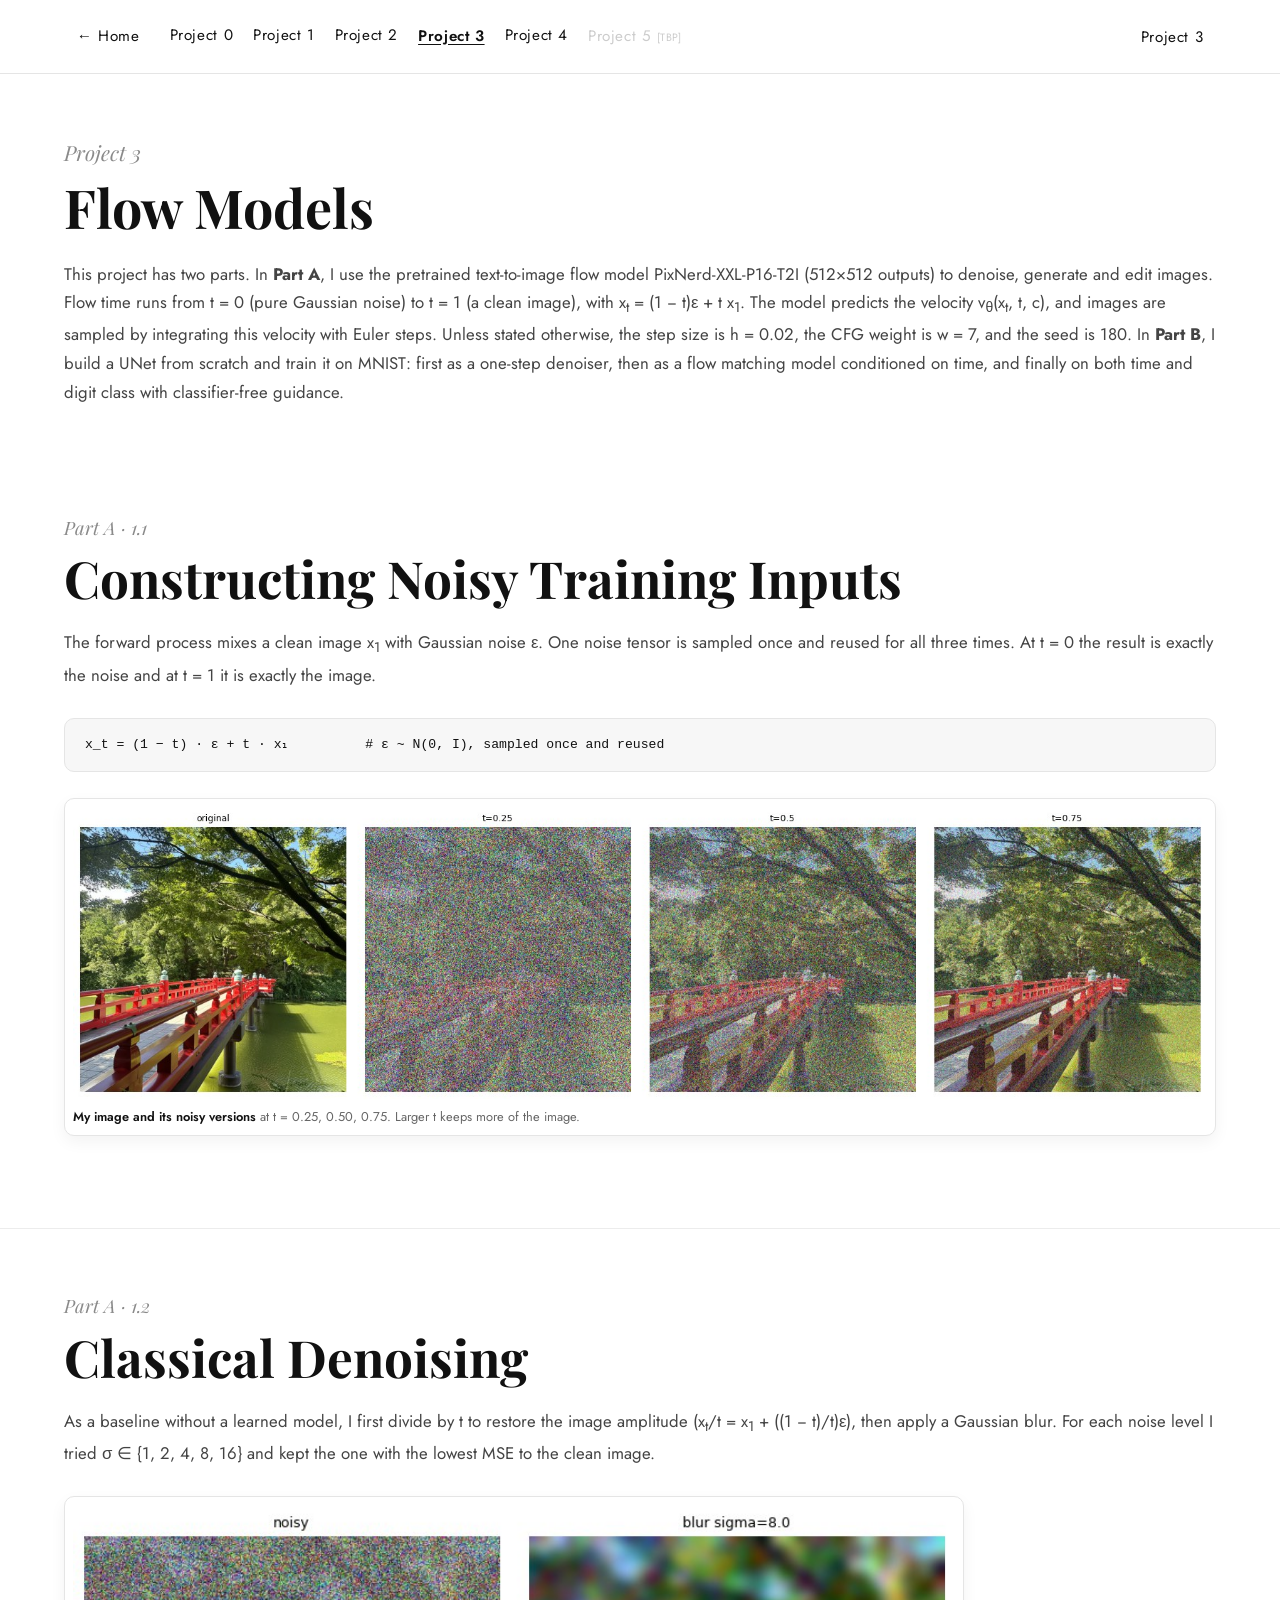
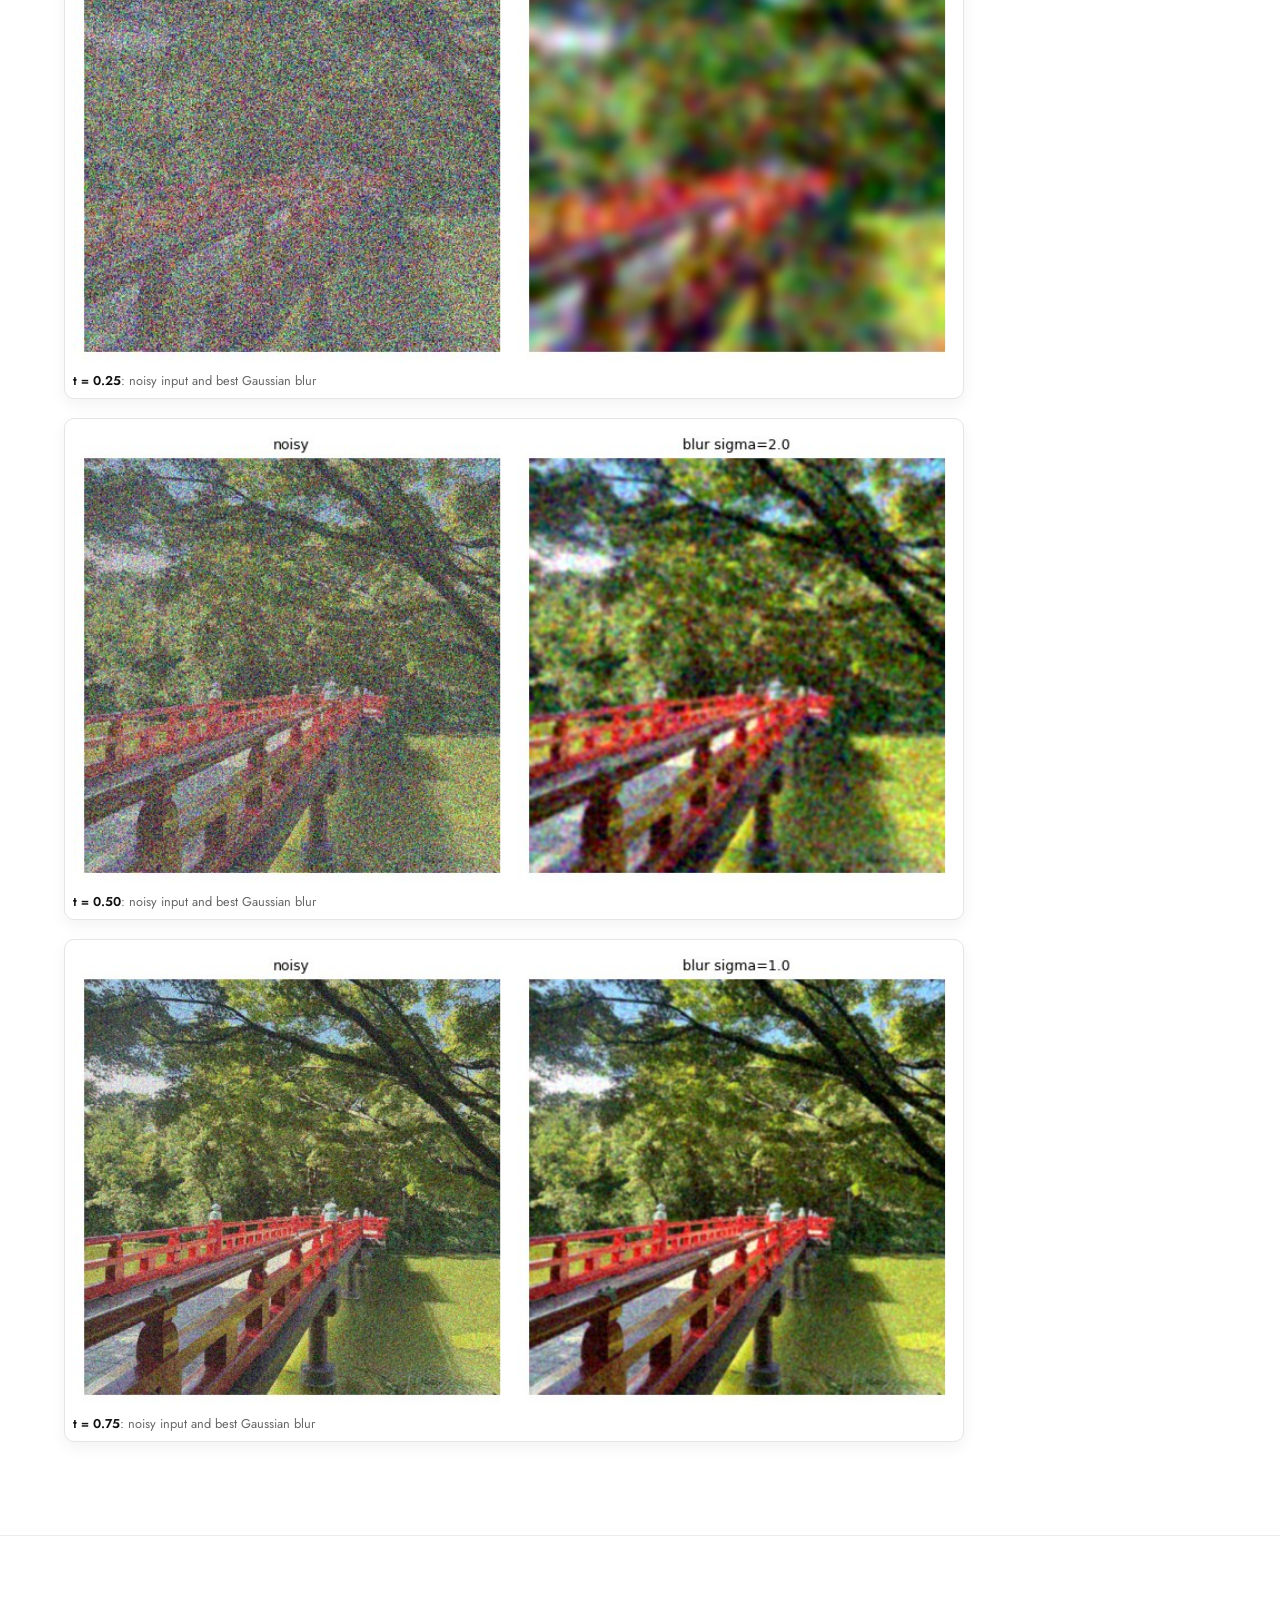
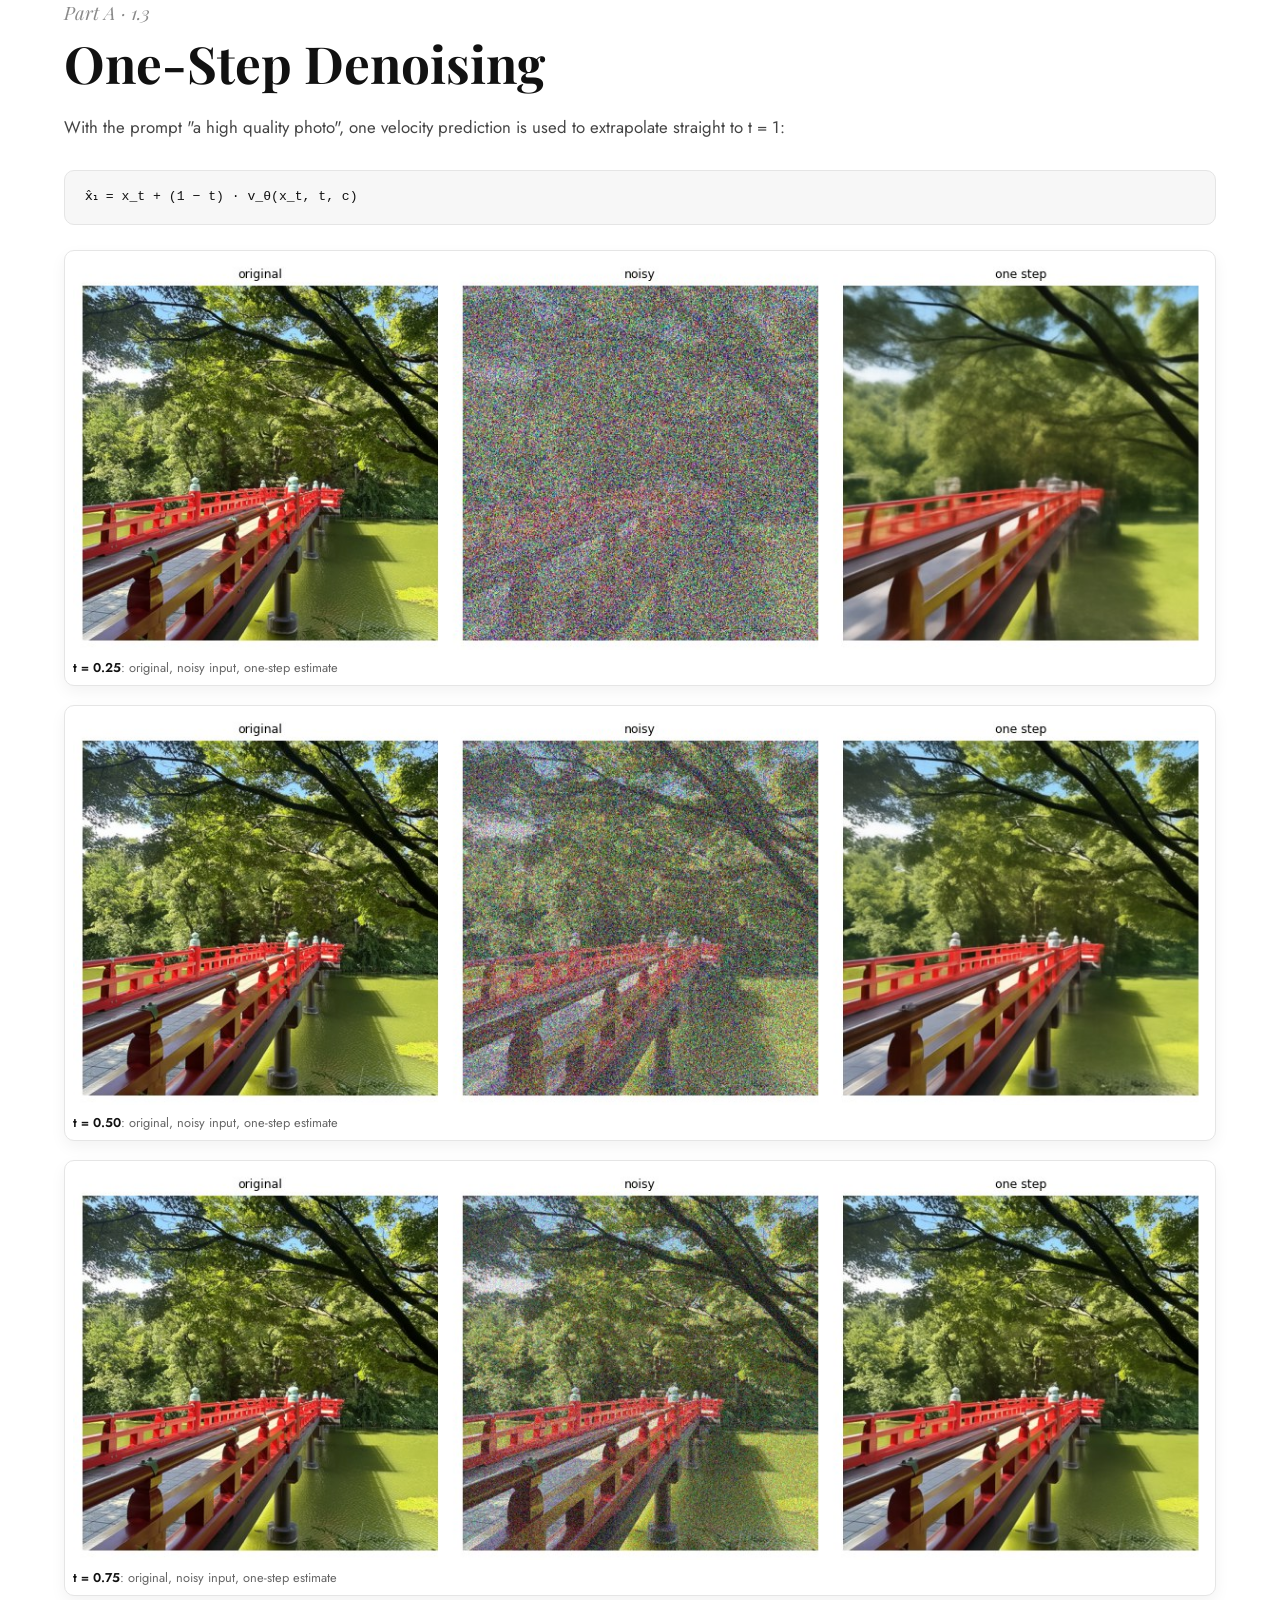
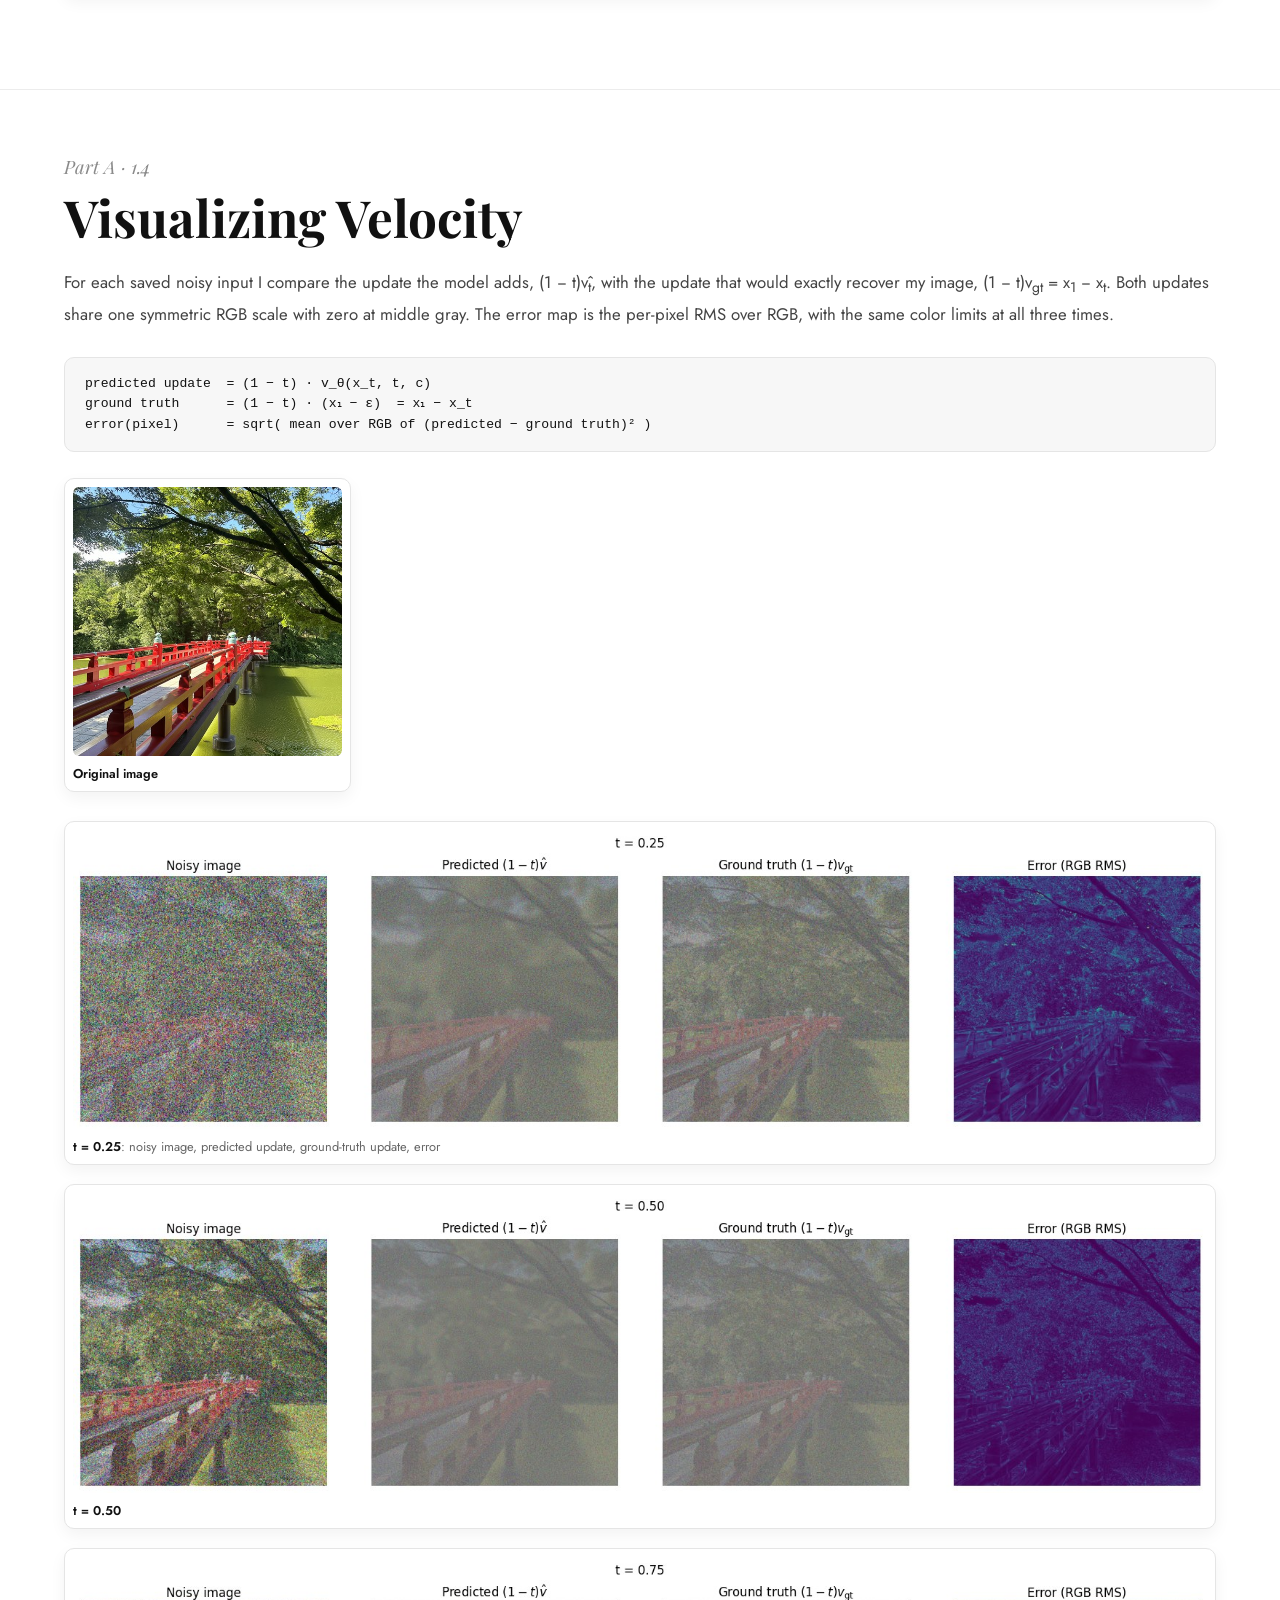
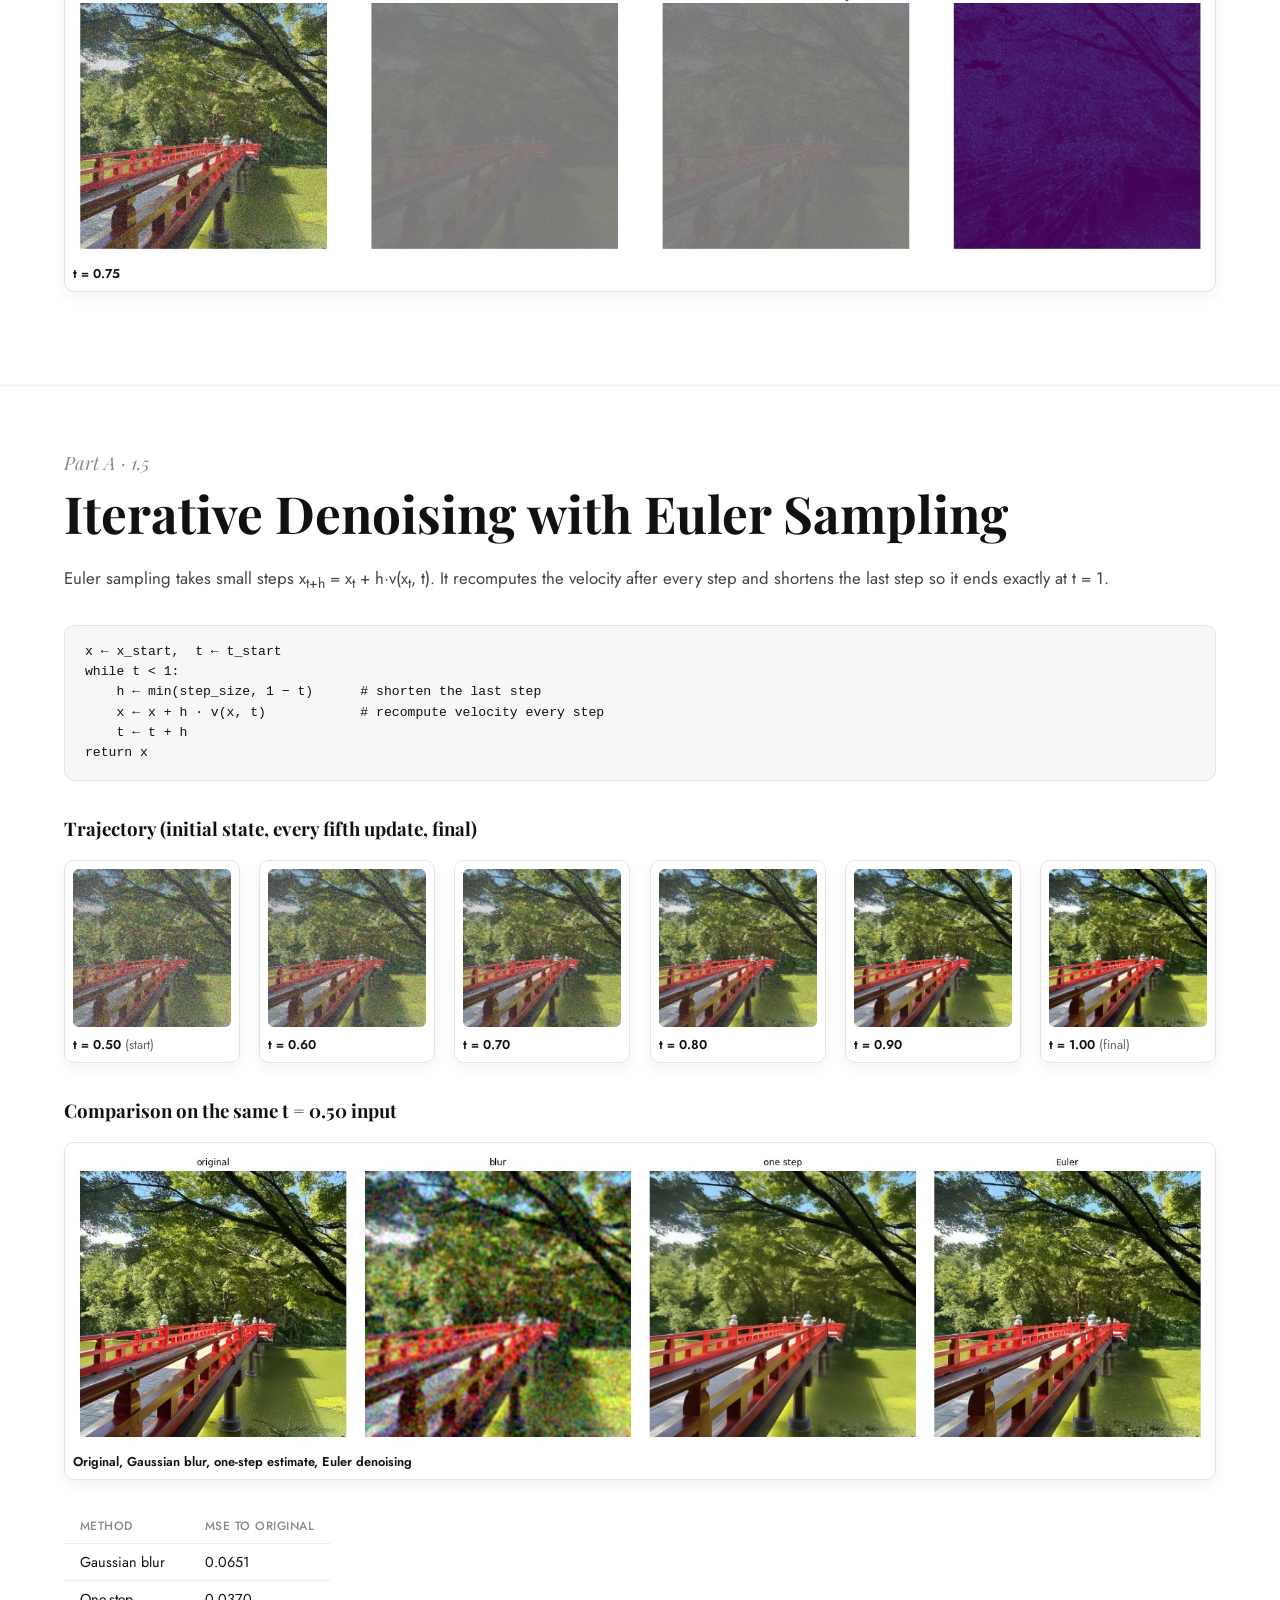
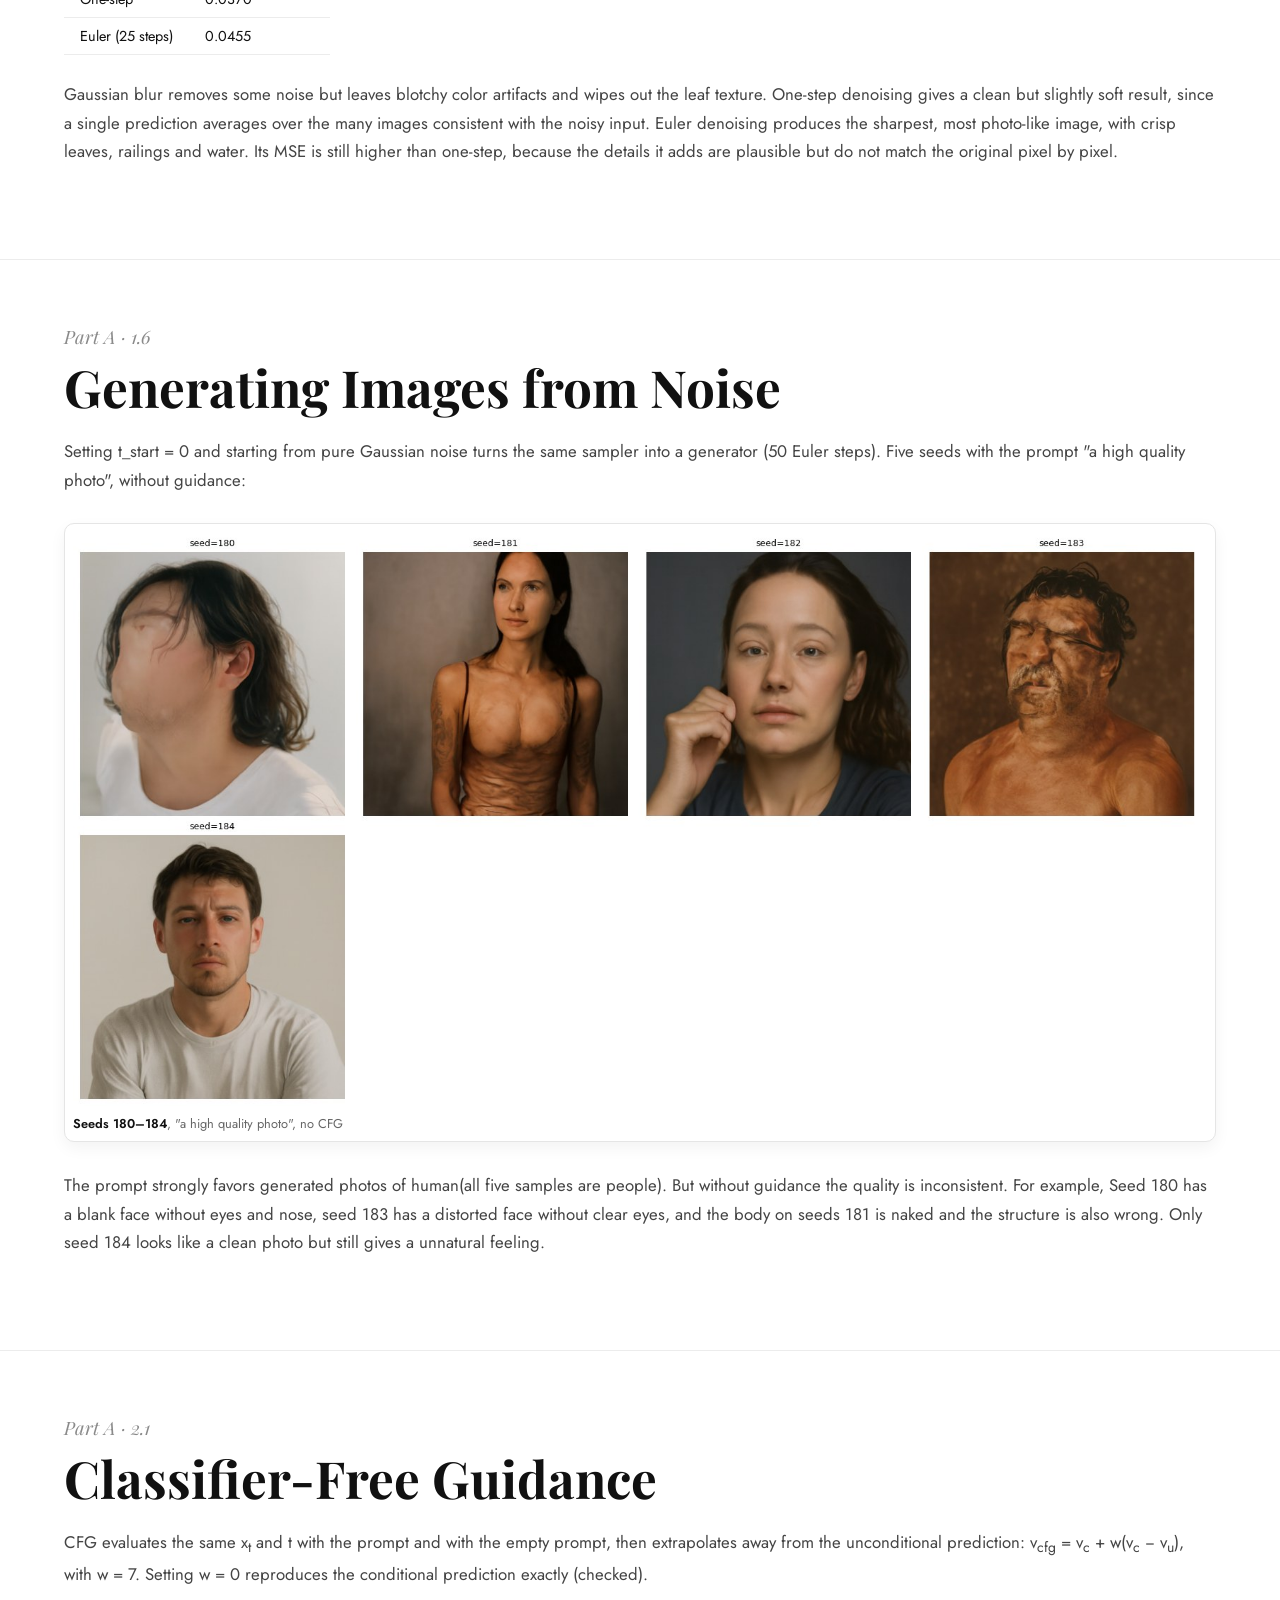
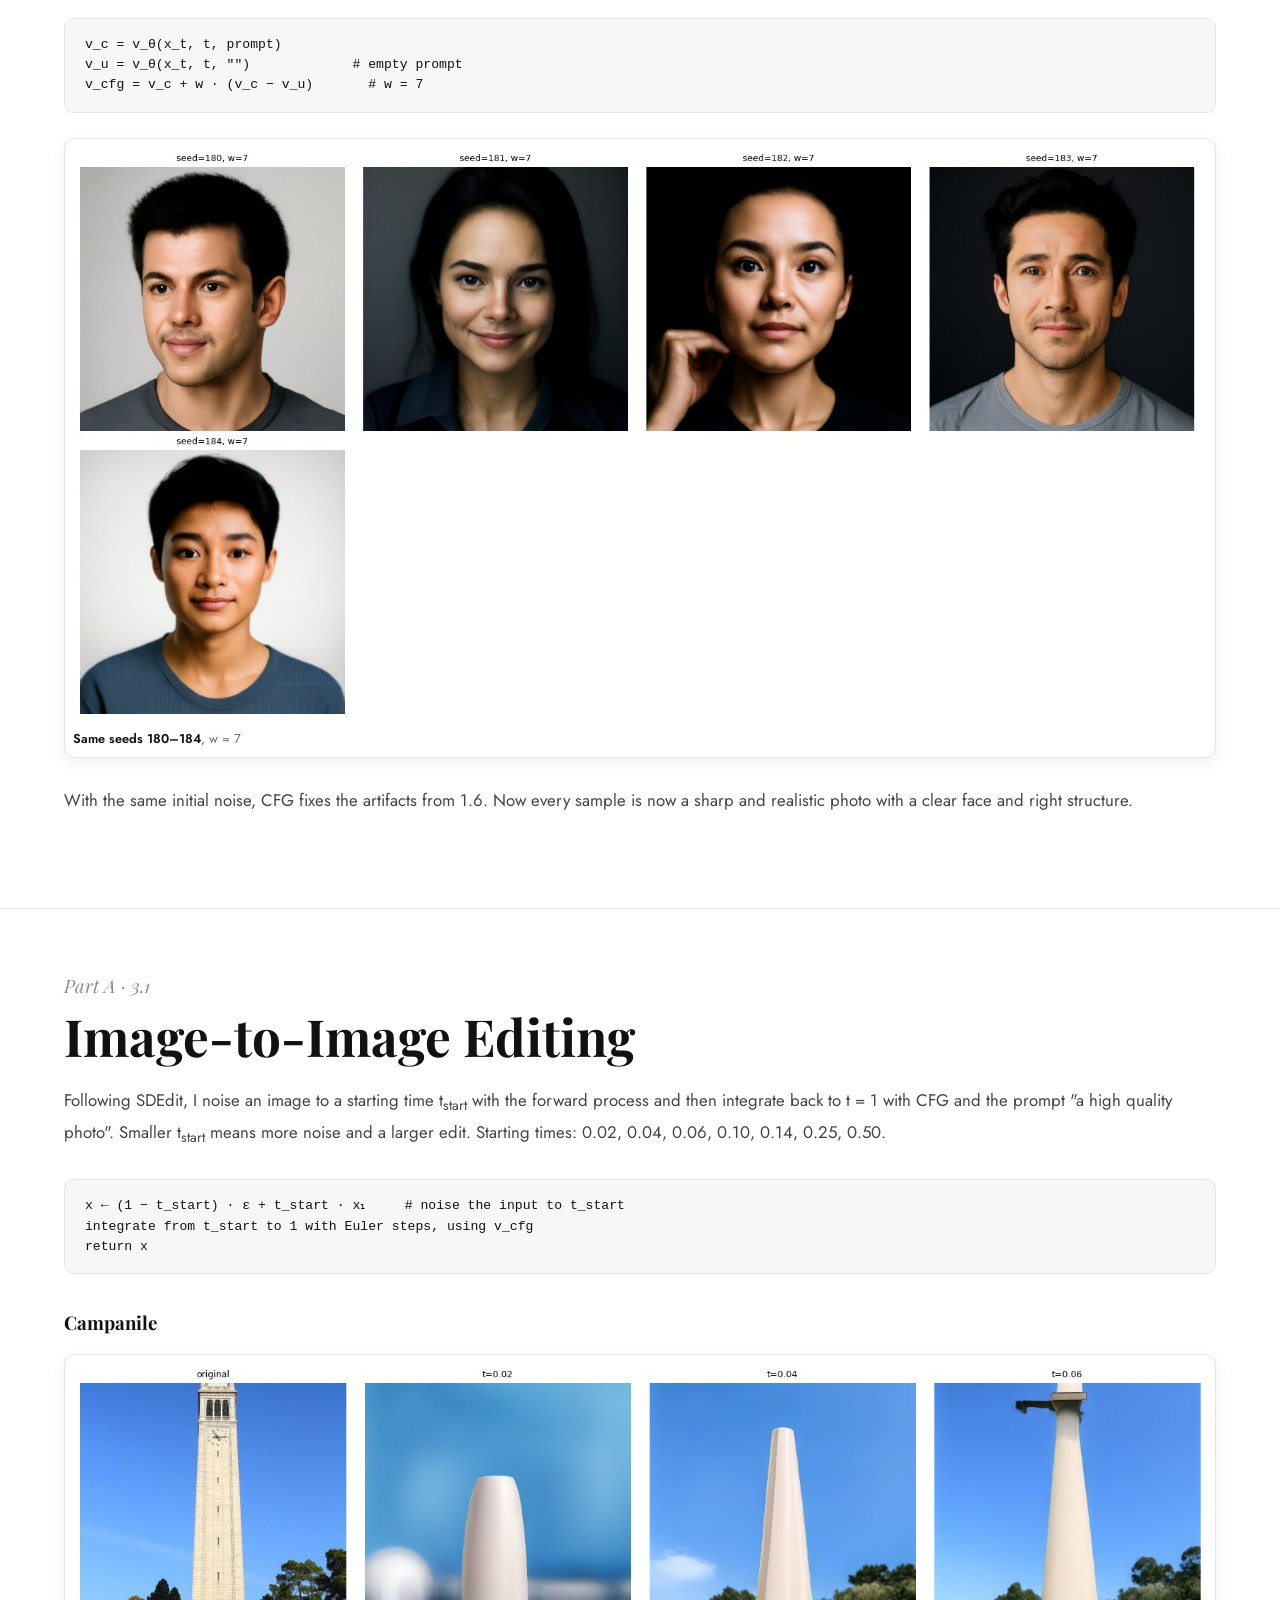
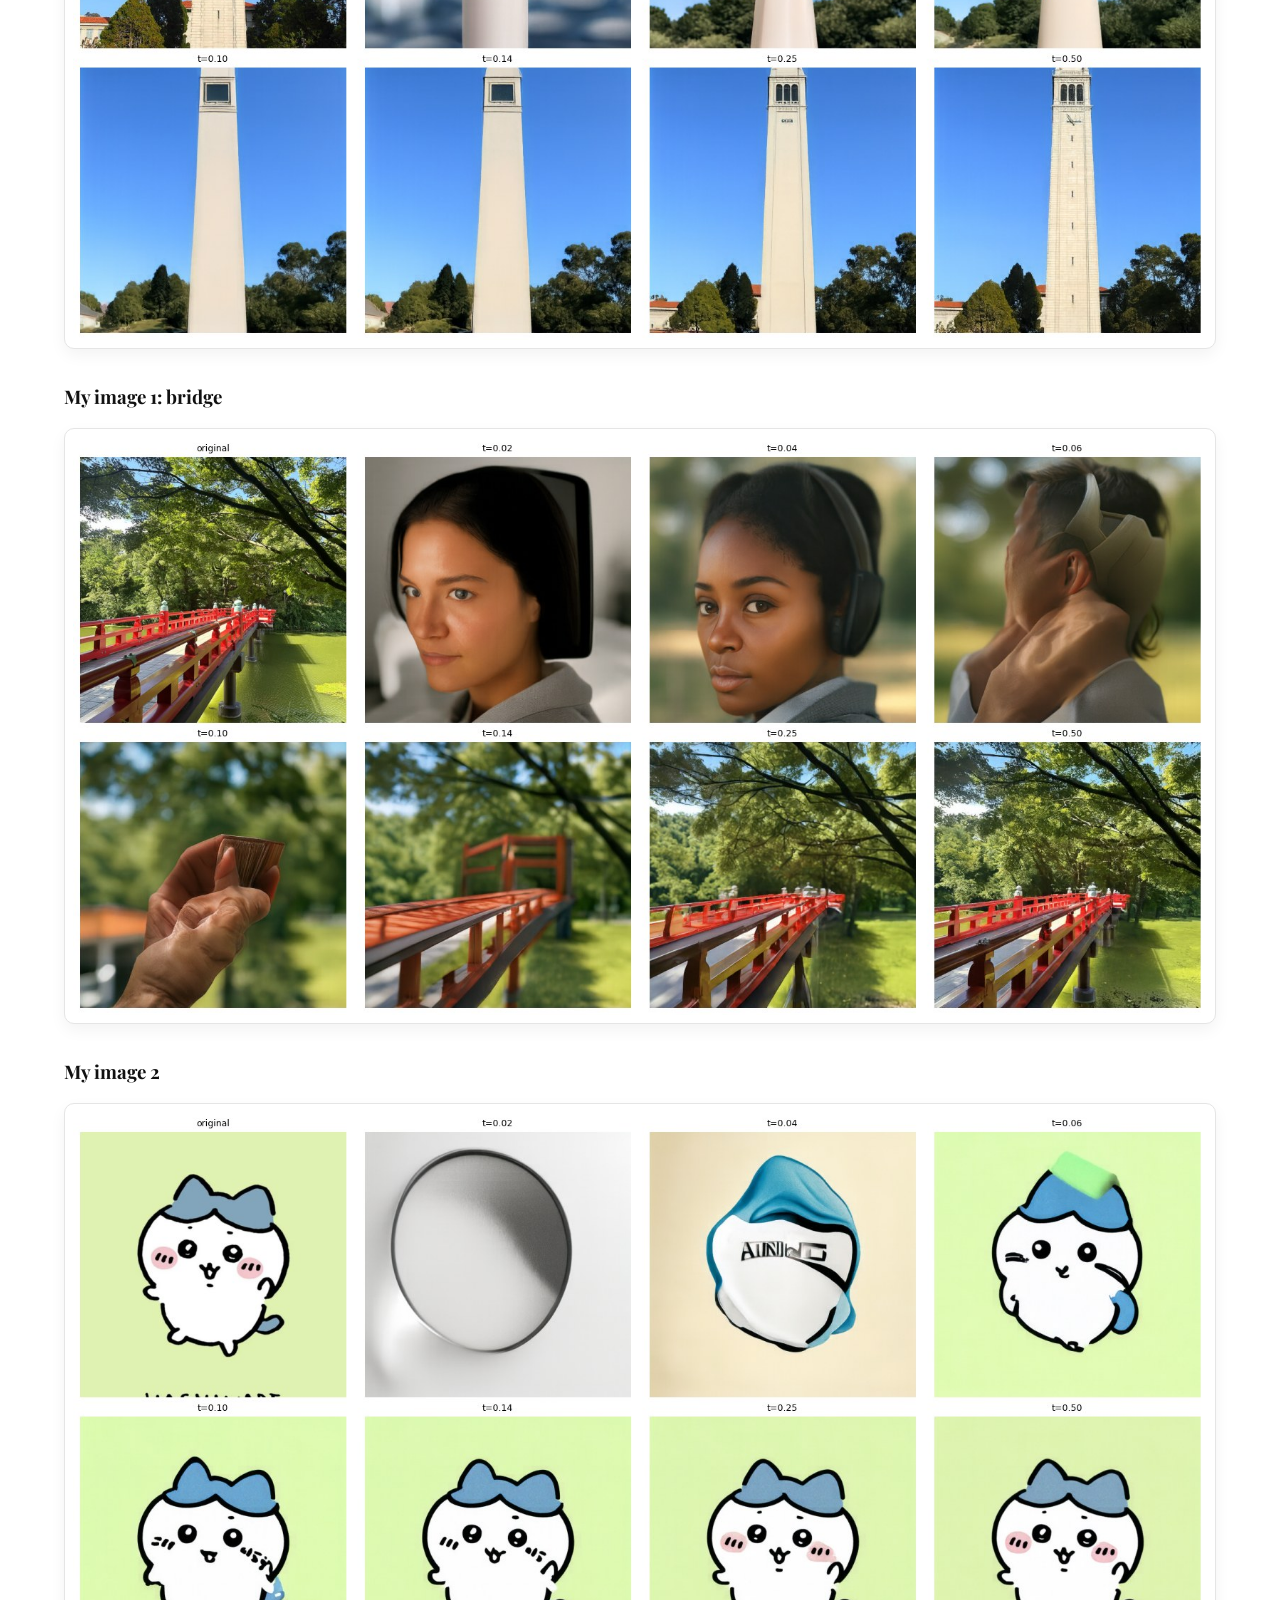
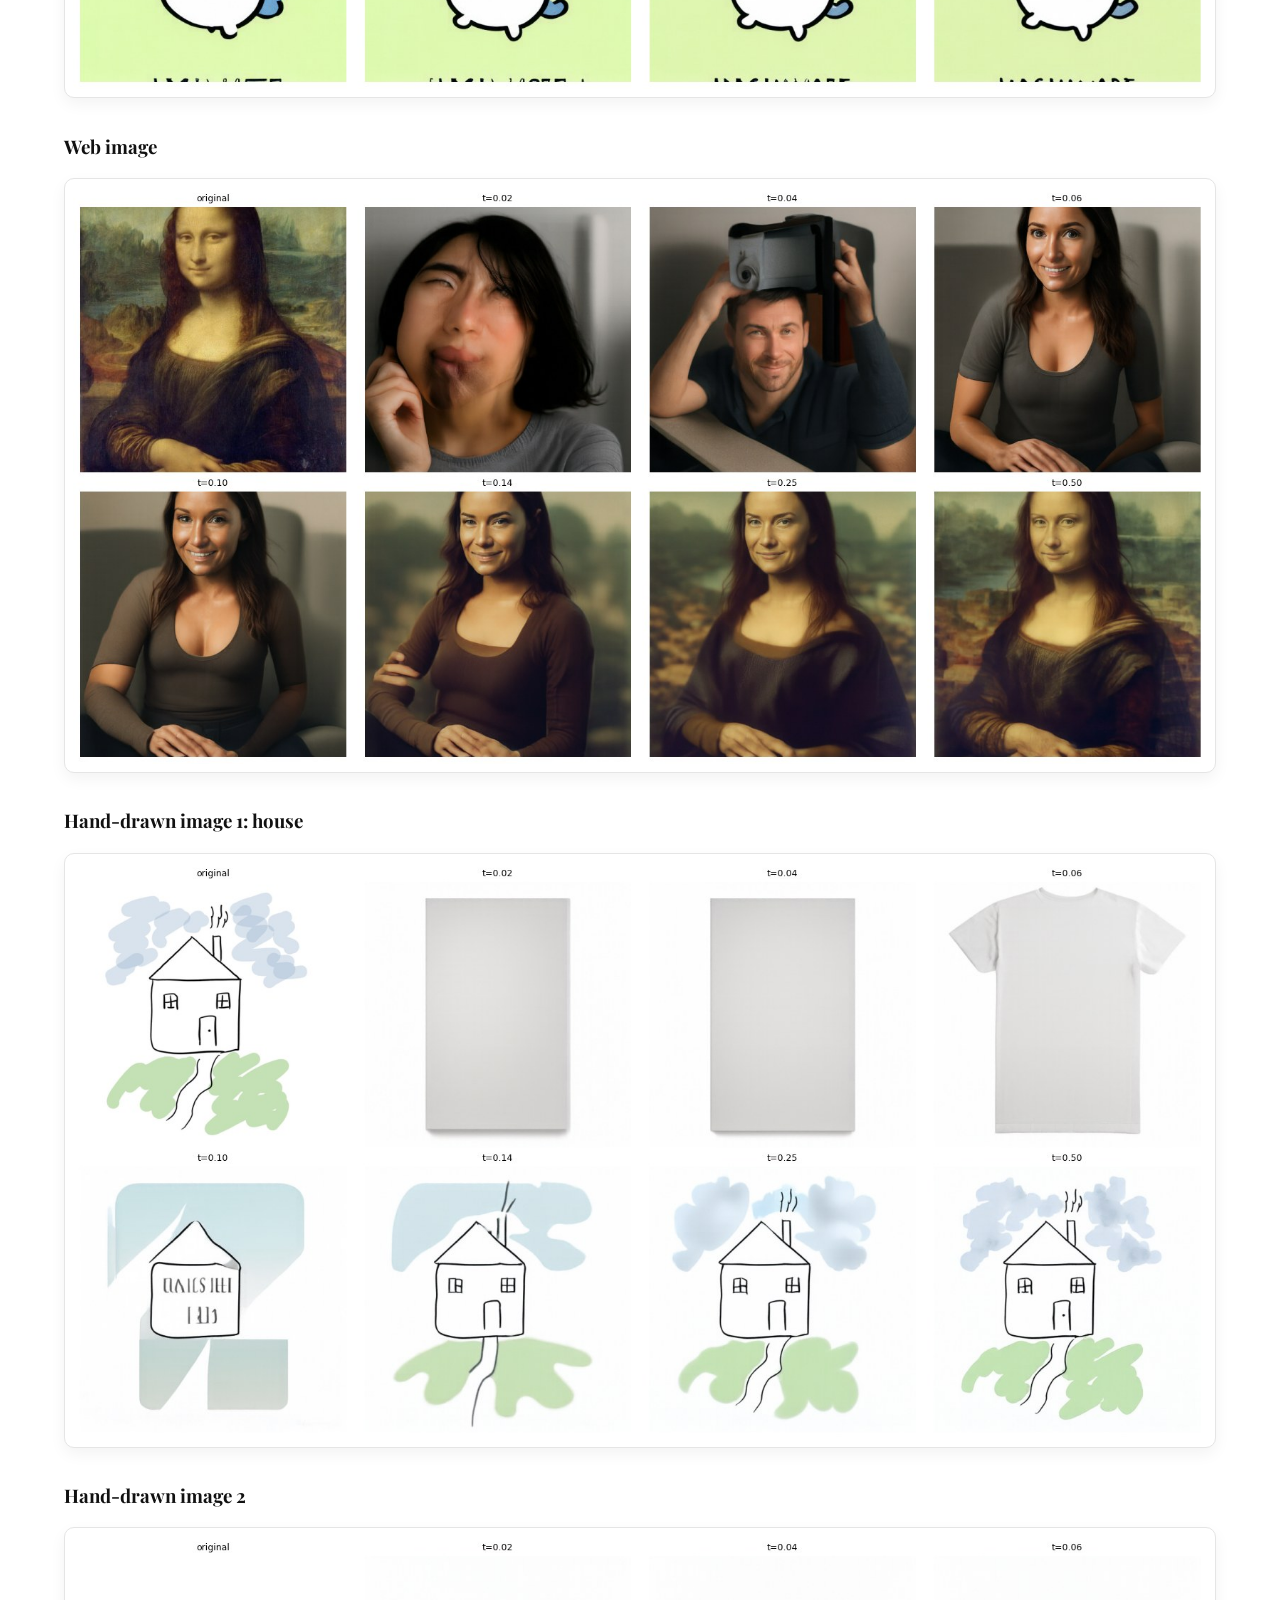
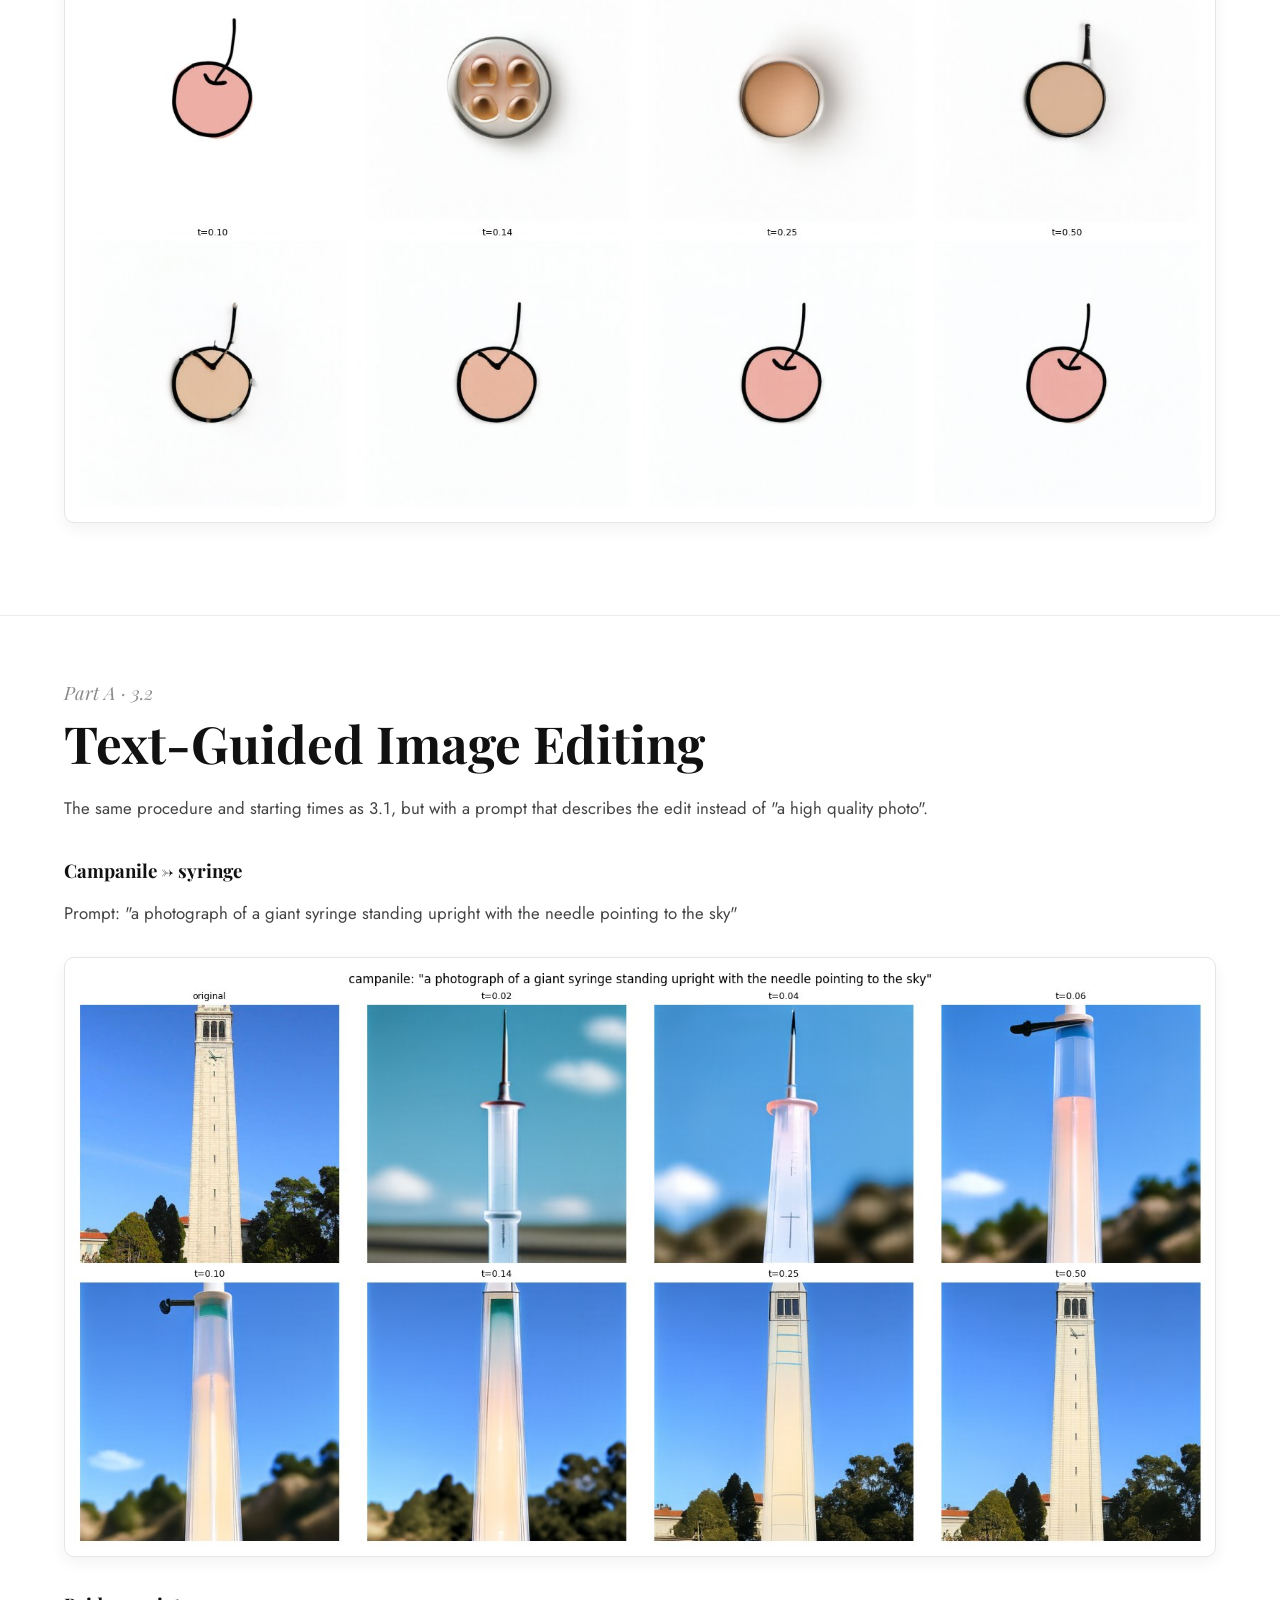
<file: project3/index.html>
<!DOCTYPE html>
<html lang="en">
<head>
<meta charset="UTF-8">
<meta name="viewport" content="width=device-width, initial-scale=1">
<title>Project 3: Flow Models</title>
<link rel="preconnect" href="https://fonts.googleapis.com">
<link href="https://fonts.googleapis.com/css2?family=Playfair+Display:ital,wght@0,700;1,600&family=Jost:wght@400;500&display=swap" rel="stylesheet">
<link rel="stylesheet" href="../style.css">
<style>
    h3 {
        font-family: 'Playfair Display', Georgia, serif;
        margin: 2.2rem 0 0.4rem;
    }
    .grid {
        display: grid;
        gap: 1.2rem;
        margin: 1.2rem 0 1.8rem;
        align-items: start;
    }
    .g1 { grid-template-columns: 1fr; }
    .g2 { grid-template-columns: repeat(2, 1fr); }
    .g3 { grid-template-columns: repeat(3, 1fr); }
    .g6 { grid-template-columns: repeat(6, 1fr); }
    .grid.narrow { max-width: 900px; }
    .grid.small { max-width: 420px; }
    .grid figure {
        margin: 0;
        background: #ffffff;
        border: 1px solid #e5e5e5;
        border-radius: 10px;
        padding: 8px;
        box-shadow: 0 6px 16px rgba(0, 0, 0, 0.05);
    }
    .grid img {
        display: block;
        width: 100%;
        border-radius: 6px;
        background: #f2f2f2;
    }
    .grid img.px { image-rendering: pixelated; }
    .grid figcaption {
        margin-top: 8px;
        font-size: 0.8rem;
        color: #666666;
        line-height: 1.5;
    }
    .grid figcaption b { color: #111111; font-weight: 600; }
    pre.code {
        background: #f7f7f7;
        border: 1px solid #e5e5e5;
        border-radius: 10px;
        padding: 16px 20px;
        font-size: 0.82rem;
        line-height: 1.55;
        overflow-x: auto;
        margin: 1rem 0 1.6rem;
    }
    .todo {
        background: #fff6d6;
        border-left: 3px solid #e0b400;
        padding: 10px 14px;
        border-radius: 6px;
        font-size: 0.9rem;
        color: #6b5600;
    }
    table.simple {
        border-collapse: collapse;
        font-size: 0.9rem;
        margin: 1rem 0 1.6rem;
    }
    table.simple th, table.simple td {
        text-align: left;
        padding: 8px 16px;
        border-bottom: 1px solid #ececec;
    }
    table.simple th {
        color: #8a8a8a;
        font-weight: 500;
        font-size: 0.75rem;
        text-transform: uppercase;
        letter-spacing: 0.04em;
    }
    section.panel[id] { scroll-margin-top: 90px; }
    @media (max-width: 900px) {
        .g6 { grid-template-columns: repeat(3, 1fr); }
        .g3 { grid-template-columns: repeat(2, 1fr); }
    }
    @media (max-width: 520px) {
        .g2, .g3, .g6 { grid-template-columns: 1fr; }
    }
    @media print {
        .toc, nav.top { display: none; }
        .grid figure, section.panel { break-inside: avoid; }
        .todo { display: none; }
    }
</style>
</head>
<body>

<nav class="top">
    <div class="nav-left">
        <a href="../index.html">&larr; Home</a>
        <div class="proj-nav">
            <a href="../project0/index.html" class="proj-link">Project 0</a>
            <a href="../project1/index.html" class="proj-link">Project 1</a>
            <a href="../project2/index.html" class="proj-link">Project 2</a>
            <span class="proj-link current">Project 3</span>
            <a href="../project4/index.html" class="proj-link">Project 4</a>
            <span class="proj-link disabled">Project 5 <span class="tbp">[TBP]</span></span>
        </div>
    </div>
    <span>Project 3</span>
</nav>

<aside class="toc" aria-label="On this page">
    <div class="toc-label">Part A</div>
    <a href="#p11">1.1 Forward Process</a>
    <a href="#p12">1.2 Classical Denoising</a>
    <a href="#p13">1.3 One-Step Denoising</a>
    <a href="#p14">1.4 Visualizing Velocity</a>
    <a href="#p15">1.5 Euler Sampling</a>
    <a href="#p16">1.6 Generating from Noise</a>
    <a href="#p21">2.1 CFG</a>
    <a href="#p31">3.1 Image-to-Image</a>
    <a href="#p32">3.2 Text-Guided Editing</a>
    <a href="#p33">3.3 Visual Anagrams</a>
    <a href="#p34">3.4 Hybrid Images</a>
    <div class="toc-label">Part B</div>
    <a href="#b11">1.1 UNet</a>
    <a href="#b12">1.2 Noising</a>
    <a href="#b121">1.2.1 Training</a>
    <a href="#b122">1.2.2 OOD Testing</a>
    <a href="#b123">1.2.3 Pure Noise</a>
    <a href="#b21">2.1 Time Conditioning</a>
    <a href="#b22">2.2&ndash;2.3 Time-Conditioned FM</a>
    <a href="#b24">2.4 Class Conditioning</a>
    <a href="#b25">2.5&ndash;2.6 Class-Conditioned FM</a>
    <a href="#b26s">No Scheduler</a>
</aside>

<section class="panel intro no-divider">
    <div class="panel-inner">
        <span class="tag">Project 3</span>
        <h1>Flow Models</h1>
        <p class="desc">This project has two parts. In <b>Part A</b>, I use the pretrained text-to-image flow model PixNerd-XXL-P16-T2I (512&times;512 outputs) to denoise, generate and edit images. Flow time runs from t = 0 (pure Gaussian noise) to t = 1 (a clean image), with x<sub>t</sub> = (1 &minus; t)&epsilon; + t x<sub>1</sub>. The model predicts the velocity v<sub>&theta;</sub>(x<sub>t</sub>, t, c), and images are sampled by integrating this velocity with Euler steps. Unless stated otherwise, the step size is h = 0.02, the CFG weight is w = 7, and the seed is 180. In <b>Part B</b>, I build a UNet from scratch and train it on MNIST: first as a one-step denoiser, then as a flow matching model conditioned on time, and finally on both time and digit class with classifier-free guidance.</p>
    </div>
</section>

<!-- ============================== 1.1 ============================== -->
<section class="panel" id="p11">
    <div class="panel-inner">
        <span class="tag">Part A &middot; 1.1</span>
        <h2>Constructing Noisy Training Inputs</h2>
        <p class="desc">The forward process mixes a clean image x<sub>1</sub> with Gaussian noise &epsilon;. One noise tensor is sampled once and reused for all three times. At t = 0 the result is exactly the noise and at t = 1 it is exactly the image.</p>
<pre class="code">x_t = (1 − t) · ε + t · x₁          # ε ~ N(0, I), sampled once and reused</pre>
        <div class="grid g1">
            <figure><img src="results/forward_process.jpg" alt="Original bridge photo and noisy versions at t = 0.25, 0.5, 0.75" loading="lazy"><figcaption><b>My image and its noisy versions</b> at t = 0.25, 0.50, 0.75. Larger t keeps more of the image.</figcaption></figure>
        </div>
    </div>
</section>

<!-- ============================== 1.2 ============================== -->
<section class="panel" id="p12">
    <div class="panel-inner">
        <span class="tag">Part A &middot; 1.2</span>
        <h2>Classical Denoising</h2>
        <p class="desc">As a baseline without a learned model, I first divide by t to restore the image amplitude (x<sub>t</sub>/t = x<sub>1</sub> + ((1 &minus; t)/t)&epsilon;), then apply a Gaussian blur. For each noise level I tried &sigma; &isin; {1, 2, 4, 8, 16} and kept the one with the lowest MSE to the clean image.</p>
        <div class="grid g1 narrow">
            <figure><img src="results/blur_025.jpg" alt="Gaussian blur at t = 0.25" loading="lazy"><figcaption><b>t = 0.25</b>: noisy input and best Gaussian blur</figcaption></figure>
            <figure><img src="results/blur_050.jpg" alt="Gaussian blur at t = 0.5" loading="lazy"><figcaption><b>t = 0.50</b>: noisy input and best Gaussian blur</figcaption></figure>
            <figure><img src="results/blur_075.jpg" alt="Gaussian blur at t = 0.75" loading="lazy"><figcaption><b>t = 0.75</b>: noisy input and best Gaussian blur</figcaption></figure>
        </div>
    </div>
</section>

<!-- ============================== 1.3 ============================== -->
<section class="panel" id="p13">
    <div class="panel-inner">
        <span class="tag">Part A &middot; 1.3</span>
        <h2>One-Step Denoising</h2>
        <p class="desc">With the prompt "a high quality photo", one velocity prediction is used to extrapolate straight to t = 1:</p>
<pre class="code">x̂₁ = x_t + (1 − t) · v_θ(x_t, t, c)</pre>
        <div class="grid g1">
            <figure><img src="results/onestep_025.jpg" alt="One-step denoising at t = 0.25" loading="lazy"><figcaption><b>t = 0.25</b>: original, noisy input, one-step estimate</figcaption></figure>
            <figure><img src="results/onestep_050.jpg" alt="One-step denoising at t = 0.5" loading="lazy"><figcaption><b>t = 0.50</b>: original, noisy input, one-step estimate</figcaption></figure>
            <figure><img src="results/onestep_075.jpg" alt="One-step denoising at t = 0.75" loading="lazy"><figcaption><b>t = 0.75</b>: original, noisy input, one-step estimate</figcaption></figure>
        </div>
    </div>
</section>

<!-- ============================== 1.4 ============================== -->
<section class="panel" id="p14">
    <div class="panel-inner">
        <span class="tag">Part A &middot; 1.4</span>
        <h2>Visualizing Velocity</h2>
        <p class="desc">For each saved noisy input I compare the update the model adds, (1 &minus; t)v&#770;<sub>t</sub>, with the update that would exactly recover my image, (1 &minus; t)v<sub>gt</sub> = x<sub>1</sub> &minus; x<sub>t</sub>. Both updates share one symmetric RGB scale with zero at middle gray. The error map is the per-pixel RMS over RGB, with the same color limits at all three times.</p>
<pre class="code">predicted update  = (1 − t) · v_θ(x_t, t, c)
ground truth      = (1 − t) · (x₁ − ε)  = x₁ − x_t
error(pixel)      = sqrt( mean over RGB of (predicted − ground truth)² )</pre>
        <div class="grid g3 narrow">
            <figure><img src="results/own_image.jpg" alt="Original image" loading="lazy"><figcaption><b>Original image</b></figcaption></figure>
        </div>
        <div class="grid g1">
            <figure><img src="results/velocity_025.jpg" alt="Velocity visualization at t = 0.25" loading="lazy"><figcaption><b>t = 0.25</b>: noisy image, predicted update, ground-truth update, error</figcaption></figure>
            <figure><img src="results/velocity_050.jpg" alt="Velocity visualization at t = 0.5" loading="lazy"><figcaption><b>t = 0.50</b></figcaption></figure>
            <figure><img src="results/velocity_075.jpg" alt="Velocity visualization at t = 0.75" loading="lazy"><figcaption><b>t = 0.75</b></figcaption></figure>
        </div>
    </div>
</section>

<!-- ============================== 1.5 ============================== -->
<section class="panel" id="p15">
    <div class="panel-inner">
        <span class="tag">Part A &middot; 1.5</span>
        <h2>Iterative Denoising with Euler Sampling</h2>
        <p class="desc">Euler sampling takes small steps x<sub>t+h</sub> = x<sub>t</sub> + h&middot;v(x<sub>t</sub>, t). It recomputes the velocity after every step and shortens the last step so it ends exactly at t = 1.</p>
<pre class="code">x ← x_start,  t ← t_start
while t &lt; 1:
    h ← min(step_size, 1 − t)      # shorten the last step
    x ← x + h · v(x, t)            # recompute velocity every step
    t ← t + h
return x</pre>
        <h3>Trajectory (initial state, every fifth update, final)</h3>
        <div class="grid g6">
            <figure><img src="results/traj_t050.jpg" alt="t = 0.50" loading="lazy"><figcaption><b>t = 0.50</b> (start)</figcaption></figure>
            <figure><img src="results/traj_t060.jpg" alt="t = 0.60" loading="lazy"><figcaption><b>t = 0.60</b></figcaption></figure>
            <figure><img src="results/traj_t070.jpg" alt="t = 0.70" loading="lazy"><figcaption><b>t = 0.70</b></figcaption></figure>
            <figure><img src="results/traj_t080.jpg" alt="t = 0.80" loading="lazy"><figcaption><b>t = 0.80</b></figcaption></figure>
            <figure><img src="results/traj_t090.jpg" alt="t = 0.90" loading="lazy"><figcaption><b>t = 0.90</b></figcaption></figure>
            <figure><img src="results/traj_t100.jpg" alt="t = 1.00" loading="lazy"><figcaption><b>t = 1.00</b> (final)</figcaption></figure>
        </div>
        <h3>Comparison on the same t = 0.50 input</h3>
        <div class="grid g1">
            <figure><img src="results/denoise_comparison.jpg" alt="Original, Gaussian blur, one-step and Euler results" loading="lazy"><figcaption><b>Original, Gaussian blur, one-step estimate, Euler denoising</b></figcaption></figure>
        </div>
        <table class="simple">
            <tr><th>Method</th><th>MSE to original</th></tr>
            <tr><td>Gaussian blur</td><td>0.0651</td></tr>
            <tr><td>One-step</td><td>0.0370</td></tr>
            <tr><td>Euler (25 steps)</td><td>0.0455</td></tr>
        </table>
        <p class="desc">Gaussian blur removes some noise but leaves blotchy color artifacts and wipes out the leaf texture. One-step denoising gives a clean but slightly soft result, since a single prediction averages over the many images consistent with the noisy input. Euler denoising produces the sharpest, most photo-like image, with crisp leaves, railings and water. Its MSE is still higher than one-step, because the details it adds are plausible but do not match the original pixel by pixel.</p>
    </div>
</section>

<!-- ============================== 1.6 ============================== -->
<section class="panel" id="p16">
    <div class="panel-inner">
        <span class="tag">Part A &middot; 1.6</span>
        <h2>Generating Images from Noise</h2>
        <p class="desc">Setting t_start = 0 and starting from pure Gaussian noise turns the same sampler into a generator (50 Euler steps). Five seeds with the prompt "a high quality photo", without guidance:</p>
        <div class="grid g1">
            <figure><img src="results/samples_nocfg.jpg" alt="Five unguided samples" loading="lazy"><figcaption><b>Seeds 180&ndash;184</b>, "a high quality photo", no CFG</figcaption></figure>
        </div>
        <p class="desc">The prompt strongly favors generated photos of human(all five samples are people). But without guidance the quality is inconsistent. For example, Seed 180 has a blank face without eyes and nose, seed 183 has a distorted face without clear eyes, and the body on seeds 181 is naked and the structure is also wrong. Only seed 184 looks like a clean photo but still gives a unnatural feeling.</p>
    </div>
</section>

<!-- ============================== 2.1 ============================== -->
<section class="panel" id="p21">
    <div class="panel-inner">
        <span class="tag">Part A &middot; 2.1</span>
        <h2>Classifier-Free Guidance</h2>
        <p class="desc">CFG evaluates the same x<sub>t</sub> and t with the prompt and with the empty prompt, then extrapolates away from the unconditional prediction: v<sub>cfg</sub> = v<sub>c</sub> + w(v<sub>c</sub> &minus; v<sub>u</sub>), with w = 7. Setting w = 0 reproduces the conditional prediction exactly (checked).</p>
<pre class="code">v_c = v_θ(x_t, t, prompt)
v_u = v_θ(x_t, t, "")             # empty prompt
v_cfg = v_c + w · (v_c − v_u)       # w = 7</pre>
        <div class="grid g1">
            <figure><img src="results/samples_cfg.jpg" alt="Five CFG samples" loading="lazy"><figcaption><b>Same seeds 180&ndash;184</b>, w = 7</figcaption></figure>
        </div>
        <p class="desc">With the same initial noise, CFG fixes the artifacts from 1.6. Now every sample is now a sharp and realistic photo with a clear face and right structure.</p>
    </div>
</section>

<!-- ============================== 3.1 ============================== -->
<section class="panel" id="p31">
    <div class="panel-inner">
        <span class="tag">Part A &middot; 3.1</span>
        <h2>Image-to-Image Editing</h2>
        <p class="desc">Following SDEdit, I noise an image to a starting time t<sub>start</sub> with the forward process and then integrate back to t = 1 with CFG and the prompt "a high quality photo". Smaller t<sub>start</sub> means more noise and a larger edit. Starting times: 0.02, 0.04, 0.06, 0.10, 0.14, 0.25, 0.50.</p>
<pre class="code">x ← (1 − t_start) · ε + t_start · x₁     # noise the input to t_start
integrate from t_start to 1 with Euler steps, using v_cfg
return x</pre>
        <h3>Campanile</h3>
        <div class="grid g1"><figure><img src="results/edit_campanile.jpg" alt="Campanile edits" loading="lazy"></figure></div>
        <h3>My image 1: bridge</h3>
        <div class="grid g1"><figure><img src="results/edit_bridge.jpg" alt="Bridge edits" loading="lazy"></figure></div>
        <h3>My image 2</h3>
        <div class="grid g1"><figure><img src="results/edit_hachi.jpg" alt="Second image edits" loading="lazy"></figure></div>

        <h3>Web image</h3>
        <div class="grid g1"><figure><img src="results/edit_monalisa.jpg" alt="Web image edits" loading="lazy"></figure></div>
        <h3>Hand-drawn image 1: house</h3>
        <div class="grid g1"><figure><img src="results/edit_house.jpg" alt="House drawing edits" loading="lazy"></figure></div>
        <h3>Hand-drawn image 2</h3>
        <div class="grid g1"><figure><img src="results/edit_cherry.jpg" alt="Second drawing edits" loading="lazy"></figure></div>
    </div>
</section>

<!-- ============================== 3.2 ============================== -->
<section class="panel" id="p32">
    <div class="panel-inner">
        <span class="tag">Part A &middot; 3.2</span>
        <h2>Text-Guided Image Editing</h2>
        <p class="desc">The same procedure and starting times as 3.1, but with a prompt that describes the edit instead of "a high quality photo".</p>
        <h3>Campanile &rarr; syringe</h3>
        <p class="desc">Prompt: "a photograph of a giant syringe standing upright with the needle pointing to the sky"</p>
        <div class="grid g1"><figure><img src="results/text_campanile.jpg" alt="Campanile text-guided edits" loading="lazy"></figure></div>
        <h3>Bridge &rarr; winter</h3>
        <p class="desc">Prompt: "a photograph of a red bridge covered in snow in a winter forest"</p>
        <div class="grid g1"><figure><img src="results/text_bridge.jpg" alt="Bridge text-guided edits" loading="lazy"></figure></div>
        <h3>My image 2 &rarr; plush toy</h3>
        <p class="desc">Prompt: "a photograph of a soft plush toy sitting on a table"</p>
        <div class="grid g1"><figure><img src="results/text_hachi.jpg" alt="Second image text-guided edits" loading="lazy"></figure></div>
    </div>
</section>

<!-- ============================== 3.3 ============================== -->
<section class="panel" id="p33">
    <div class="panel-inner">
        <span class="tag">Part A &middot; 3.3</span>
        <h2>Visual Anagrams</h2>
        <p class="desc">At every Euler step, the image is denoised upright with prompt p<sub>1</sub> and, after a 180&deg; rotation, with prompt p<sub>2</sub>. The second velocity is rotated back and the two are averaged: v = (v<sub>1</sub> + flip(v<sub>2</sub>))/2, where both are CFG velocities.</p>
<pre class="code">for each Euler step at time t:
    v₁ = v_cfg(x_t, t, p₁)
    v₂ = flip( v_cfg(flip(x_t), t, p₂) )     # flip = rotate 180°
    v  = (v₁ + v₂) / 2
    x_t ← x_t + h · v</pre>
        <div class="grid g2">
            <figure><img src="results/anagram_girl_fox.jpg" alt="Girl / fox anagram" loading="lazy"><figcaption><b>Upright:</b> "an oil painting of a young girl with long hair"<br><b>Rotated 180&deg;:</b> "an oil painting of a fox"</figcaption></figure>
            <figure><img src="results/anagram_girl_cat.jpg" alt="Girl in a hood / cat anagram" loading="lazy"><figcaption><b>Upright:</b> "an oil painting of a young girl wearing a hood"<br><b>Rotated 180&deg;:</b> "an oil painting of a cat"</figcaption></figure>
        </div>
    </div>
</section>

<!-- ============================== 3.4 ============================== -->
<section class="panel" id="p34">
    <div class="panel-inner">
        <span class="tag">Part A &middot; 3.4</span>
        <h2>Hybrid Images</h2>
        <p class="desc">Following Factorized Diffusion, two CFG velocities are computed on the same x<sub>t</sub>. The low frequencies of the "distant" prompt are combined with the high frequencies of the "close" prompt: v = lowpass(v<sub>1</sub>) + (v<sub>2</sub> &minus; lowpass(v<sub>2</sub>)). The low-pass is a Gaussian blur with kernel size 265 and &sigma; = 16.</p>
<pre class="code">for each Euler step at time t:
    v₁ = v_cfg(x_t, t, p_distant)
    v₂ = v_cfg(x_t, t, p_close)
    v  = lowpass(v₁) + (v₂ − lowpass(v₂))     # Gaussian, kernel 265, σ = 16
    x_t ← x_t + h · v</pre>
        <h3>Bamboo forest / panda</h3>
        <div class="grid g2 narrow">
            <figure><img src="results/hybrid_panda.jpg" alt="Bamboo / panda hybrid, full size" loading="lazy"><figcaption><b>Full size (close):</b> "a lithograph of a bamboo forest"</figcaption></figure>
            <figure><img class="px" src="results/hybrid_panda_small.png" alt="Bamboo / panda hybrid, 64 by 64" loading="lazy"><figcaption><b>64&times;64 (distant):</b> "a lithograph of a panda"</figcaption></figure>
        </div>
        <h3>Wildflowers / bunny</h3>
        <div class="grid g2 narrow">
            <figure><img src="results/hybrid_bunny.jpg" alt="Wildflowers / bunny hybrid, full size" loading="lazy"><figcaption><b>Full size (close):</b> "a lithograph of a field of wildflowers"</figcaption></figure>
            <figure><img class="px" src="results/hybrid_bunny_small.png" alt="Wildflowers / bunny hybrid, 64 by 64" loading="lazy"><figcaption><b>64&times;64 (distant):</b> "a lithograph of a bunny"</figcaption></figure>
        </div>
    </div>
</section>

<!-- ============================== PART B ============================== -->
<section class="panel intro" id="partb">
    <div class="panel-inner">
        <span class="tag">Project 3 &middot; Part B</span>
        <h1>Flow Matching from Scratch</h1>
        <p class="desc">All models in Part B are trained on the MNIST training set (pixels in [0, 1]) and evaluated on the test set.</p>
    </div>
</section>

<!-- ============================== B 1.1 ============================== -->
<section class="panel" id="b11">
    <div class="panel-inner">
        <span class="tag">Part B &middot; 1.1</span>
        <h2>Implementing the UNet</h2>
        <p class="desc">The denoiser is a small UNet built from simple blocks: <b>Conv</b> (3&times;3 conv + BatchNorm + GELU, same size), <b>DownConv</b> (stride-2 conv, halves the size), <b>UpConv</b> (transposed conv, doubles the size), <b>Flatten</b> (7&times;7 average pool to 1&times;1) and <b>Unflatten</b> (transposed conv from 1&times;1 back to 7&times;7). ConvBlock, DownBlock and UpBlock stack these to make the network deeper.</p>
<pre class="code">input 1×28×28
  ConvBlock → D×28×28 ──────────────────────────────┐ skip
  DownBlock → D×14×14 ────────────────────┐ skip    │
  DownBlock → 2D×7×7 ───────────┐ skip    │         │
  Flatten   → 2D×1×1            │         │         │
  Unflatten → 2D×7×7  ⊕ concat ─┘         │         │
  UpBlock   → D×14×14 ⊕ concat ───────────┘         │
  UpBlock   → D×28×28 ⊕ concat ─────────────────────┘
  ConvBlock → D×28×28
  Conv2d    → 1×28×28</pre>
        <p class="desc">The encoder shrinks the image to a 1&times;1 summary of the whole digit, and the decoder expands it back. Skip connections concatenate encoder features of the same size into the decoder, so fine details lost during downsampling can be recovered.</p>
    </div>
</section>

<!-- ============================== B 1.2 ============================== -->
<section class="panel" id="b12">
    <div class="panel-inner">
        <span class="tag">Part B &middot; 1.2</span>
        <h2>Using the UNet to Train a Denoiser</h2>
        <p class="desc">Training pairs are made by adding Gaussian noise to a clean digit: z = x + &sigma;&epsilon;, &epsilon; ~ N(0, I). The denoiser D<sub>&theta;</sub> is trained with the L2 loss &#8214;D<sub>&theta;</sub>(z) &minus; x&#8214;<sup>2</sup>.</p>
        <div class="grid g1 narrow">
            <figure><img src="results/b_noising.png" alt="Noising process" loading="lazy"><figcaption><b>Noising process</b> on one test digit, &sigma; = 0.0, 0.2, 0.4, 0.5, 0.6, 0.8, 1.0 (left to right)</figcaption></figure>
        </div>
    </div>
</section>

<!-- ============================== B 1.2.1 ============================== -->
<section class="panel" id="b121">
    <div class="panel-inner">
        <span class="tag">Part B &middot; 1.2.1</span>
        <h2>Training</h2>
        <p class="desc">UNet with D = 128, trained for 5 epochs to denoise &sigma; = 0.5, with Adam (lr 1e-4) and batch size 256. Noise is drawn fresh every time a batch is loaded, so the network never sees the same noisy image twice.</p>
<pre class="code">for each batch x from the training set:
    z ← x + 0.5 · ε,   ε ~ N(0, I)
    loss ← MSE(UNet(z), x)
    gradient step on loss</pre>
        <div class="grid g1 narrow">
            <figure><img src="results/b_denoise_loss.png" alt="Denoiser training loss" loading="lazy"><figcaption><b>Training loss</b> (light: every step, dark: 100-step average)</figcaption></figure>
        </div>
        <div class="grid g2">
            <figure><img src="results/b_denoise_epoch1.png" alt="Denoising after epoch 1" loading="lazy"><figcaption><b>After epoch 1</b>. Rows: clean test digit, noisy input (&sigma; = 0.5), denoised output</figcaption></figure>
            <figure><img src="results/b_denoise_epoch5.png" alt="Denoising after epoch 5" loading="lazy"><figcaption><b>After epoch 5</b>. Same layout</figcaption></figure>
        </div>
        <p class="desc">The loss drops from about 0.27 to under 0.02 within the first ~100 steps and then slowly approaches 0.01. After one epoch the digits are already recovered but slightly blurry; after five epochs the strokes are sharper and cleaner.</p>
    </div>
</section>

<!-- ============================== B 1.2.2 ============================== -->
<section class="panel" id="b122">
    <div class="panel-inner">
        <span class="tag">Part B &middot; 1.2.2</span>
        <h2>Out-of-Distribution Testing</h2>
        <div class="grid g1 narrow">
            <figure><img src="results/b_ood.png" alt="Denoiser on different noise levels" loading="lazy"><figcaption><b>Same test digit, &sigma; = 0.0 to 1.0.</b> Top: noisy input. Bottom: output of the denoiser trained only on &sigma; = 0.5</figcaption></figure>
        </div>
    </div>
</section>

<!-- ============================== B 1.2.3 ============================== -->
<section class="panel" id="b123">
    <div class="panel-inner">
        <span class="tag">Part B &middot; 1.2.3</span>
        <h2>Denoising Pure Noise</h2>
        <p class="desc">Same training setup as 1.2.1, but the input is pure noise z = &epsilon; with no digit in it, and the target is still a clean digit.</p>
        <div class="grid g1 narrow">
            <figure><img src="results/b_pure_loss.png" alt="Pure noise training loss" loading="lazy"><figcaption><b>Training loss</b></figcaption></figure>
        </div>
        <div class="grid g2">
            <figure><img src="results/b_pure_epoch1.png" alt="Pure noise results after epoch 1" loading="lazy"><figcaption><b>After epoch 1</b>. Top: pure noise input. Bottom: output</figcaption></figure>
            <figure><img src="results/b_pure_epoch5.png" alt="Pure noise results after epoch 5" loading="lazy"><figcaption><b>After epoch 5</b></figcaption></figure>
        </div>
        <p class="desc"><b>Pattern:</b> every input gives almost the same output which looks like several digits (3, 8, 9) overlapping with each other. The output barely changes between epoch 1 and epoch 5 and the loss flattens at about 0.07 after ~50 steps which is much higher than the ~0.01 reached in 1.2.1.</p>
        <p class="desc"><b>Why:</b> the input noise is independent of the target digit so it carries no information about which digit to draw. Under an MSE loss, the best possible prediction when the target is unknown is the point that minimizes the average squared distance to all targets(i.e. the mean of the training images). The model learns to ignore its input and output this average digit and the loss is the average distance between training digits and their mean. One-step denoising therefore cannot generate clear and varied digits from noise.</p>
    </div>
</section>

<!-- ============================== B 2.1 ============================== -->
<section class="panel" id="b21">
    <div class="panel-inner">
        <span class="tag">Part B &middot; 2.1</span>
        <h2>Adding Time Conditioning to the UNet</h2>
        <p class="desc">For flow matching the UNet predicts the velocity u<sub>&theta;</sub>(x<sub>t</sub>, t) &asymp; x<sub>1</sub> &minus; x<sub>0</sub> along the path x<sub>t</sub> = (1 &minus; t)x<sub>0</sub> + t x<sub>1</sub>, so it also needs to know t. The scalar t &isin; [0, 1] goes through two FCBlocks (Linear &rarr; GELU &rarr; Linear), giving one scale per channel, and these modulate the decoder:</p>
<pre class="code">t₁ = FCBlock(1 → 2D)(t),   t₂ = FCBlock(1 → D)(t)
unflatten ← unflatten * t₁        # 2D×7×7, scaled per channel
up1       ← up1 * t₂              # D×14×14, scaled per channel
everything else is the same as the unconditional UNet</pre>
    </div>
</section>

<!-- ============================== B 2.2-2.3 ============================== -->
<section class="panel" id="b22">
    <div class="panel-inner">
        <span class="tag">Part B &middot; 2.2 &ndash; 2.3</span>
        <h2>Training and Sampling the Time-Conditioned UNet</h2>
        <p class="desc">D = 64, batch size 64, 10 epochs, Adam with initial lr 1e-2 and an exponential scheduler (&gamma; = 0.1<sup>1/10</sup>, stepped once per epoch). Sampling uses 50 Euler steps from pure noise, with a fixed seed so all epochs start from the same noise.</p>
<pre class="code">Training (one batch):                       Sampling:
  x₁ ← clean digits                           x ← N(0, I)
  t ~ Uniform[0, 1],  x₀ ~ N(0, I)            for i = 0 … T−1:
  x_t ← (1 − t)·x₀ + t·x₁                         t ← i / T
  loss ← MSE(u_θ(x_t, t), x₁ − x₀)               x ← x + (1/T) · u_θ(x, t)
  gradient step on loss                       return x</pre>
        <div class="grid g1 narrow">
            <figure><img src="results/b_time_loss.png" alt="Time-conditioned UNet training loss" loading="lazy"><figcaption><b>Training loss</b>, time-conditioned UNet</figcaption></figure>
        </div>
        <div class="grid g3">
            <figure><img src="results/b_time_epoch1.png" alt="Time-conditioned samples after epoch 1" loading="lazy"><figcaption><b>Epoch 1</b></figcaption></figure>
            <figure><img src="results/b_time_epoch5.png" alt="Time-conditioned samples after epoch 5" loading="lazy"><figcaption><b>Epoch 5</b></figcaption></figure>
            <figure><img src="results/b_time_epoch10.png" alt="Time-conditioned samples after epoch 10" loading="lazy"><figcaption><b>Epoch 10</b></figcaption></figure>
        </div>
    </div>
</section>

<!-- ============================== B 2.4 ============================== -->
<section class="panel" id="b24">
    <div class="panel-inner">
        <span class="tag">Part B &middot; 2.4</span>
        <h2>Adding Class Conditioning to the UNet</h2>
        <p class="desc">The digit class c is turned into a one-hot vector of length 10 and passed through two more FCBlocks. Class scales the features and time shifts them. To also learn an unconditional model for classifier-free guidance, c is replaced with the zero vector 10% of the time during training (p<sub>uncond</sub> = 0.1).</p>
<pre class="code">c ← one_hot(c);   with probability 0.1:  c ← 0
unflatten ← c₁ * unflatten + t₁
up1       ← c₂ * up1 + t₂

Sampling with CFG (γ = 5):
  u = u_θ(x_t, t, 0) + γ · ( u_θ(x_t, t, c) − u_θ(x_t, t, 0) )
  x_t ← x_t + (1/T) · u</pre>
    </div>
</section>

<!-- ============================== B 2.5-2.6 ============================== -->
<section class="panel" id="b25">
    <div class="panel-inner">
        <span class="tag">Part B &middot; 2.5 &ndash; 2.6</span>
        <h2>Training and Sampling the Class-Conditioned UNet</h2>
        <p class="desc">Same setup as the time-conditioned model (D = 64, batch 64, 10 epochs, Adam lr 1e-2 with the exponential scheduler). Samples use 300 Euler steps, guidance scale &gamma; = 5 and a fixed seed. Each column is one digit, four samples each.</p>
        <div class="grid g1 narrow">
            <figure><img src="results/b_class_loss.png" alt="Class-conditioned UNet training loss" loading="lazy"><figcaption><b>Training loss</b>, class-conditioned UNet</figcaption></figure>
        </div>
        <div class="grid g3">
            <figure><img src="results/b_class_epoch1.png" alt="Class-conditioned samples after epoch 1" loading="lazy"><figcaption><b>Epoch 1</b></figcaption></figure>
            <figure><img src="results/b_class_epoch5.png" alt="Class-conditioned samples after epoch 5" loading="lazy"><figcaption><b>Epoch 5</b></figcaption></figure>
            <figure><img src="results/b_class_epoch10.png" alt="Class-conditioned samples after epoch 10" loading="lazy"><figcaption><b>Epoch 10</b></figcaption></figure>
        </div>
        <p class="desc">Class conditioning converges much faster than time conditioning alone. Already after epoch 1 every column shows the outline of the requested digit. By epoch 5 the digits are clear and epoch 10 gives sharp handwriting for all ten classes.</p>

        <h3 id="b26s">Removing the learning-rate scheduler</h3>
        <p class="desc">The scheduler starts the learning rate at 1e-2 and slowly lowers it to about 1e-3. Large steps help the model learn fast at the beginning. Small steps near the end let it settle. Without the scheduler, I need one fixed learning rate instead. I picked <b>1e-3</b>, which is where the scheduler ends up. I trained a new model from scratch with this value and kept every other setting the same.</p>
        <div class="grid g1 narrow">
            <figure><img src="results/b_nosched_loss.png" alt="No-scheduler training loss" loading="lazy"><figcaption><b>Training loss</b>, constant lr = 1e-3, no scheduler</figcaption></figure>
        </div>
        <div class="grid g3">
            <figure><img src="results/b_nosched_epoch1.png" alt="No-scheduler samples after epoch 1" loading="lazy"><figcaption><b>No scheduler, epoch 1</b></figcaption></figure>
            <figure><img src="results/b_nosched_epoch5.png" alt="No-scheduler samples after epoch 5" loading="lazy"><figcaption><b>No scheduler, epoch 5</b></figcaption></figure>
            <figure><img src="results/b_nosched_epoch10.png" alt="No-scheduler samples after epoch 10" loading="lazy"><figcaption><b>No scheduler, epoch 10</b></figcaption></figure>
        </div>
        <p class="desc">The fixed learning rate works just as well. By epoch 10, both models draw clean and correct digits in every column. The fixed one is even better at the start. Its epoch 1 samples are already clean, but the scheduled model's epoch 1 samples are still noisy. Its loss also starts much lower. The first spike is about 1.3 instead of about 12. So 1e-2 seems too large for this small network at the beginning. The downside is that I have to choose the learning rate by hand. If it is too large, training stays noisy at the end because the weights keep jumping around. If it is too small, the model learns slowly and may need more epochs. Here 1e-3 was small enough to be stable and large enough to finish learning in 10 epochs.</p>
    </div>
</section>

</body>
</html>
</file>
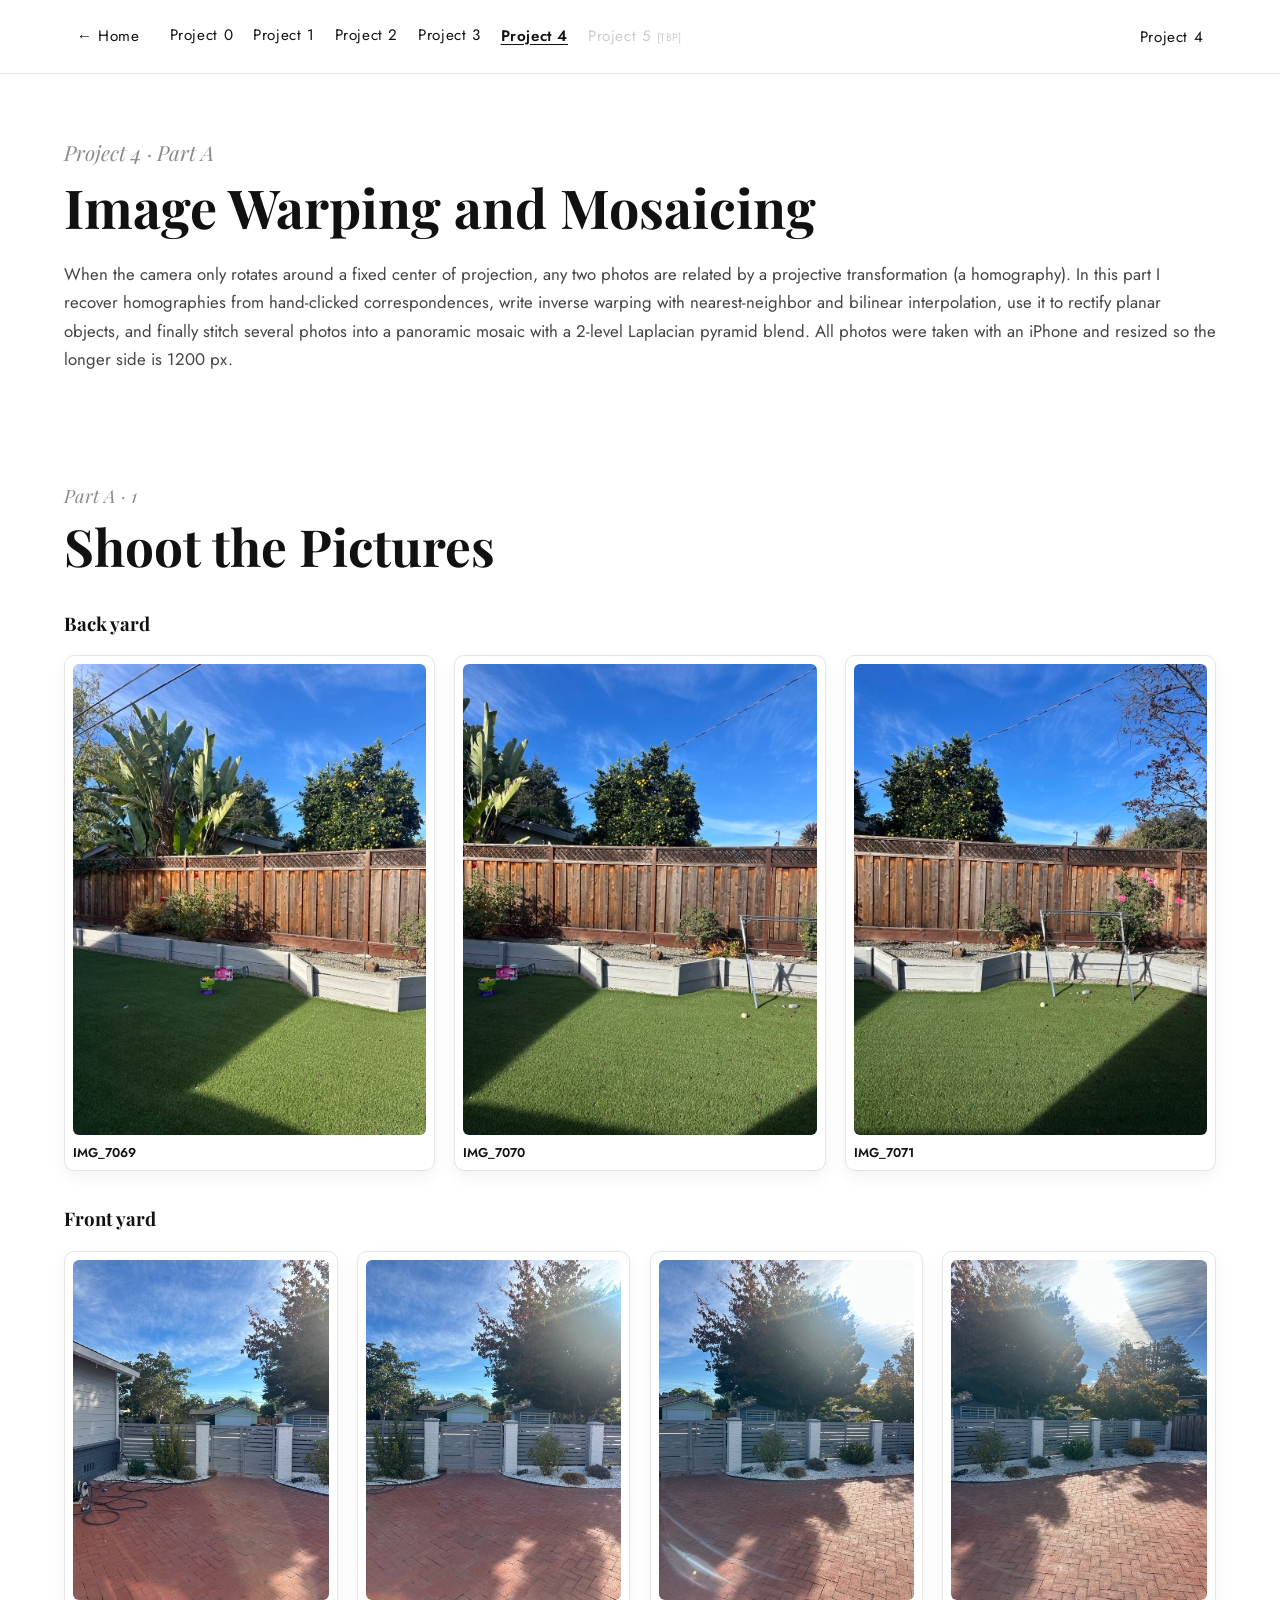
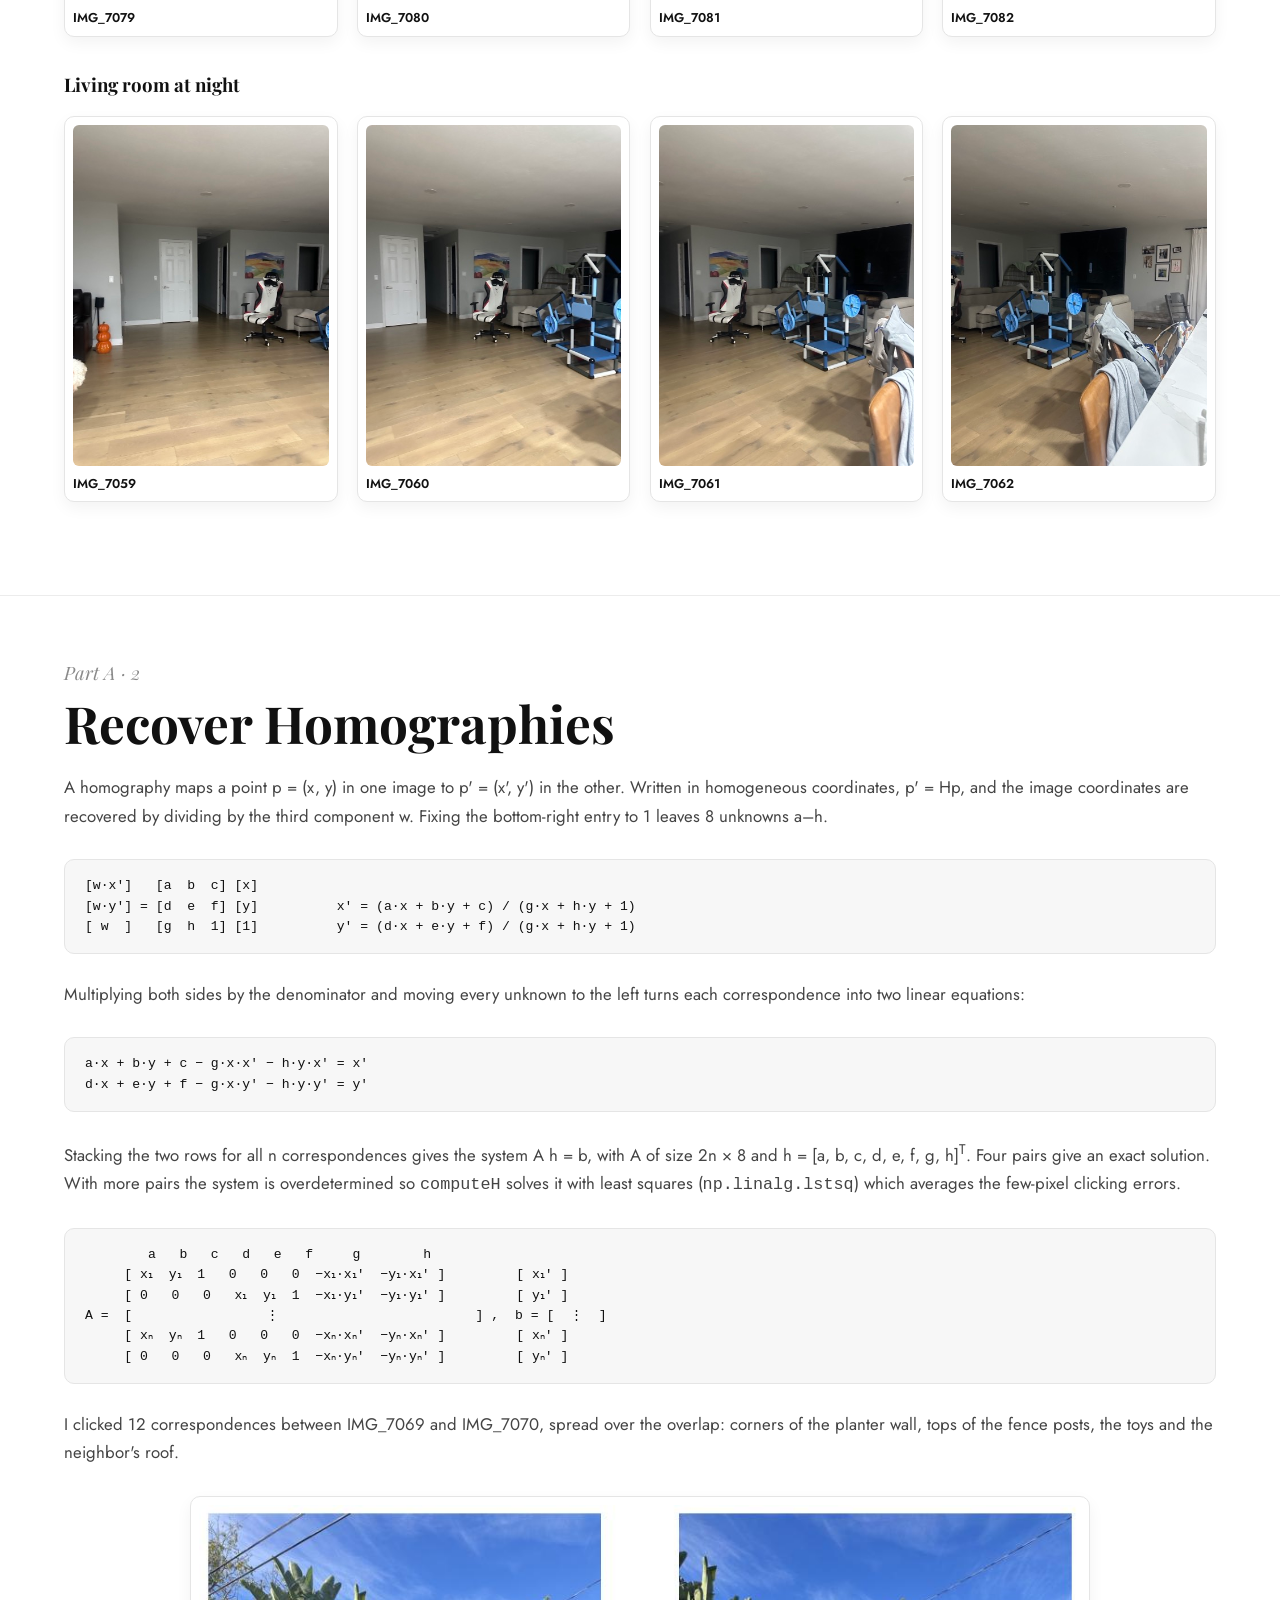
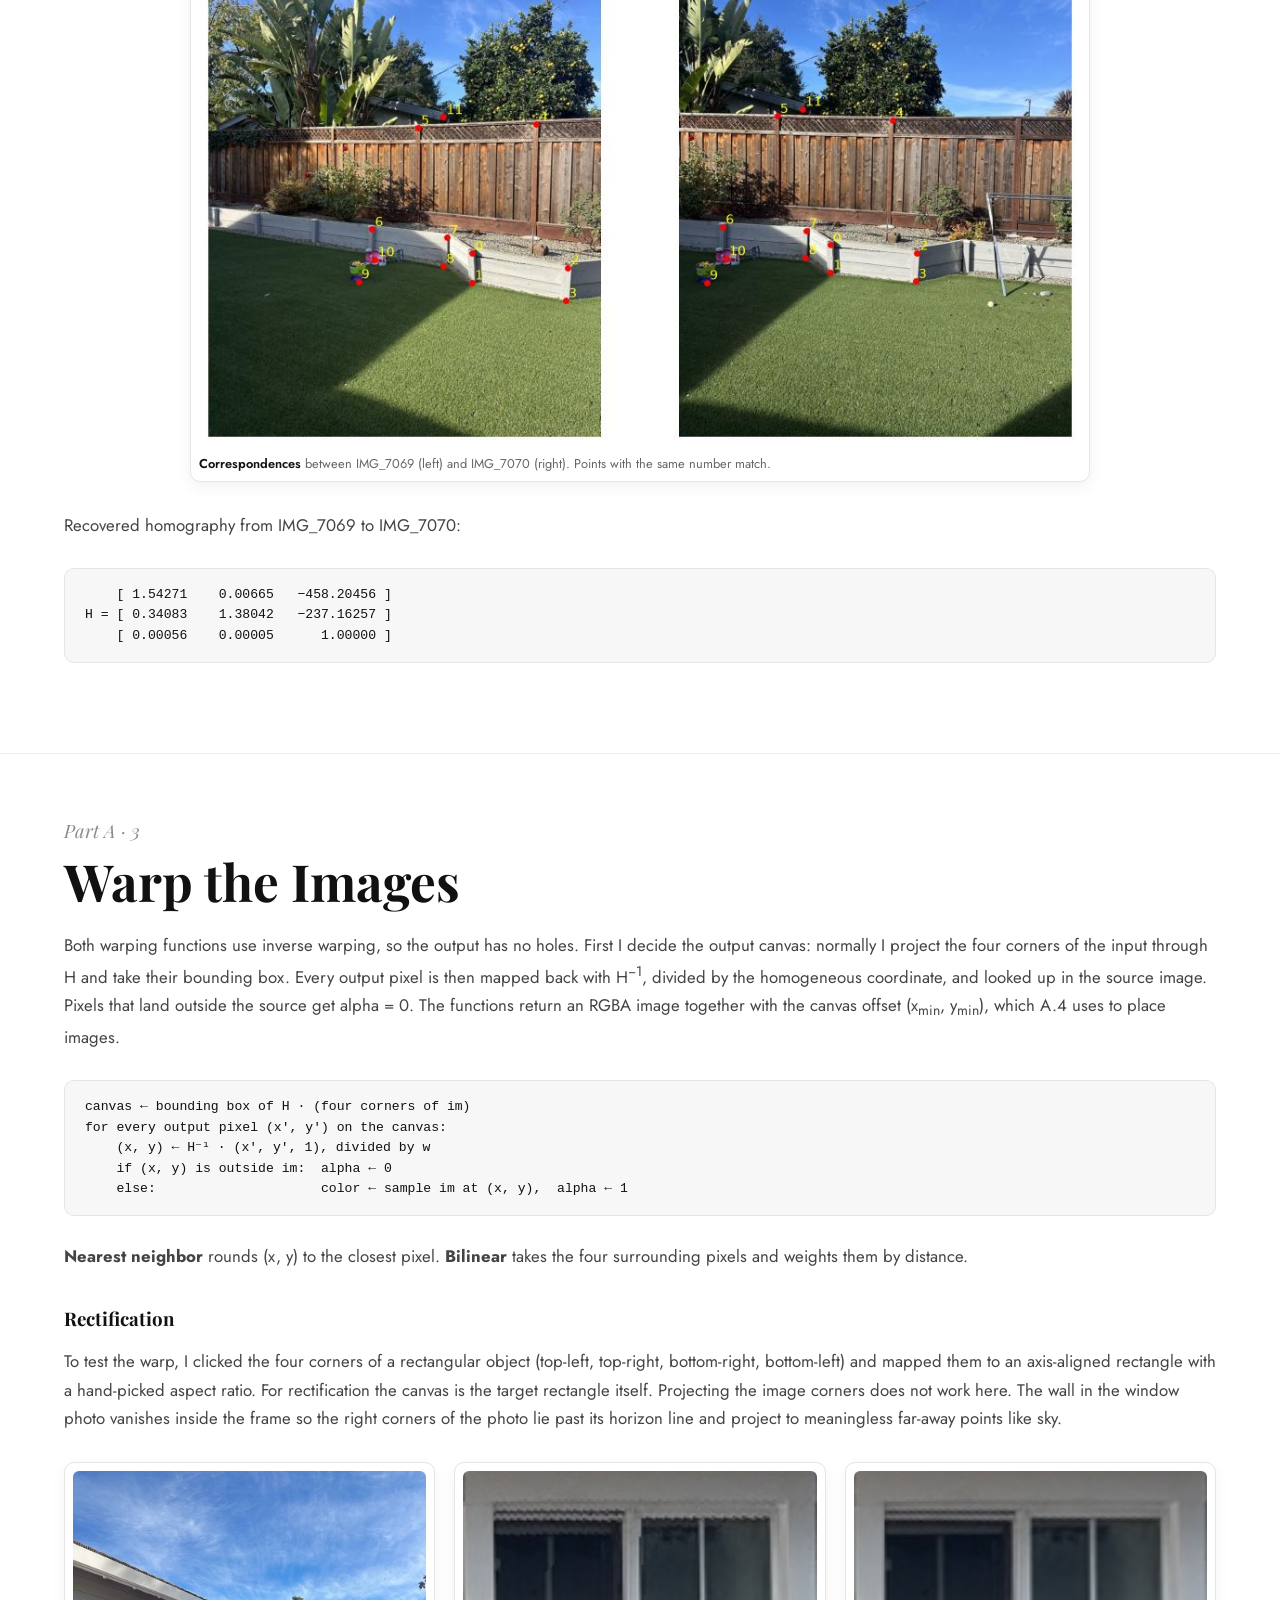
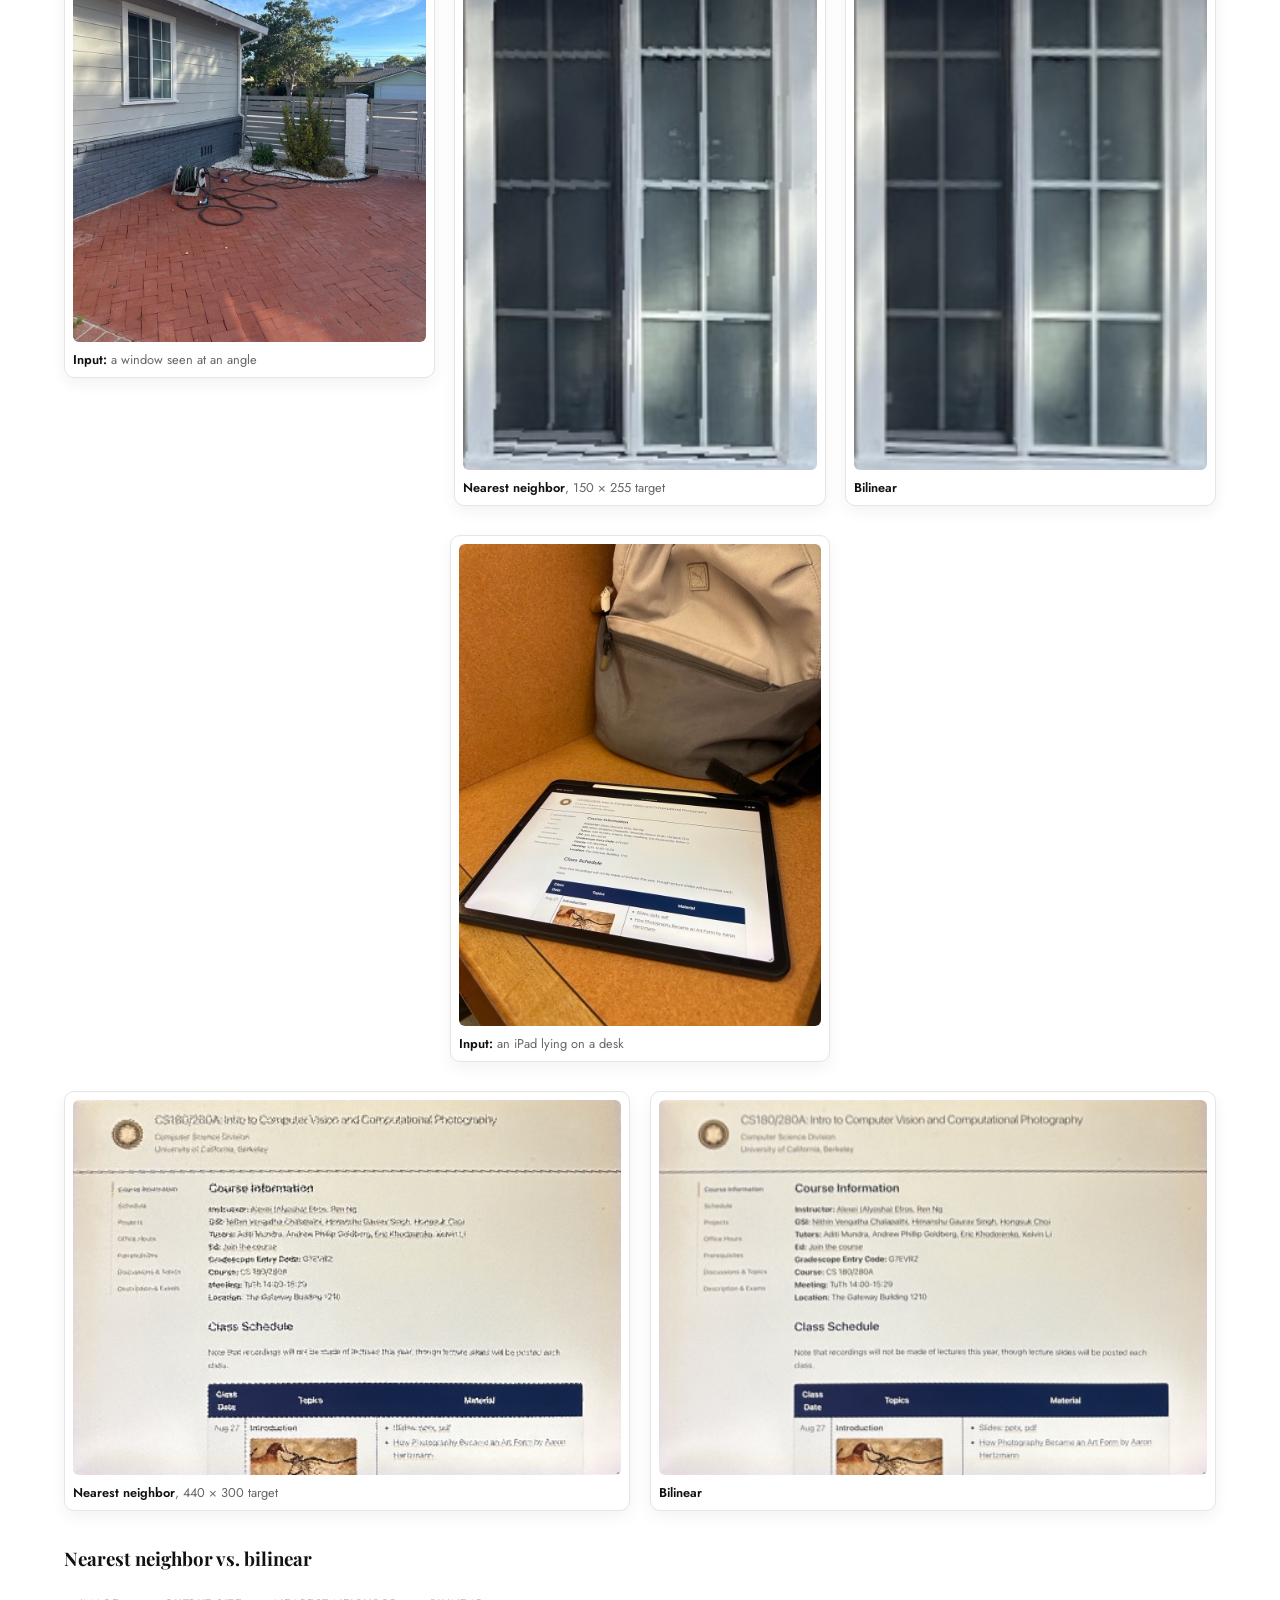
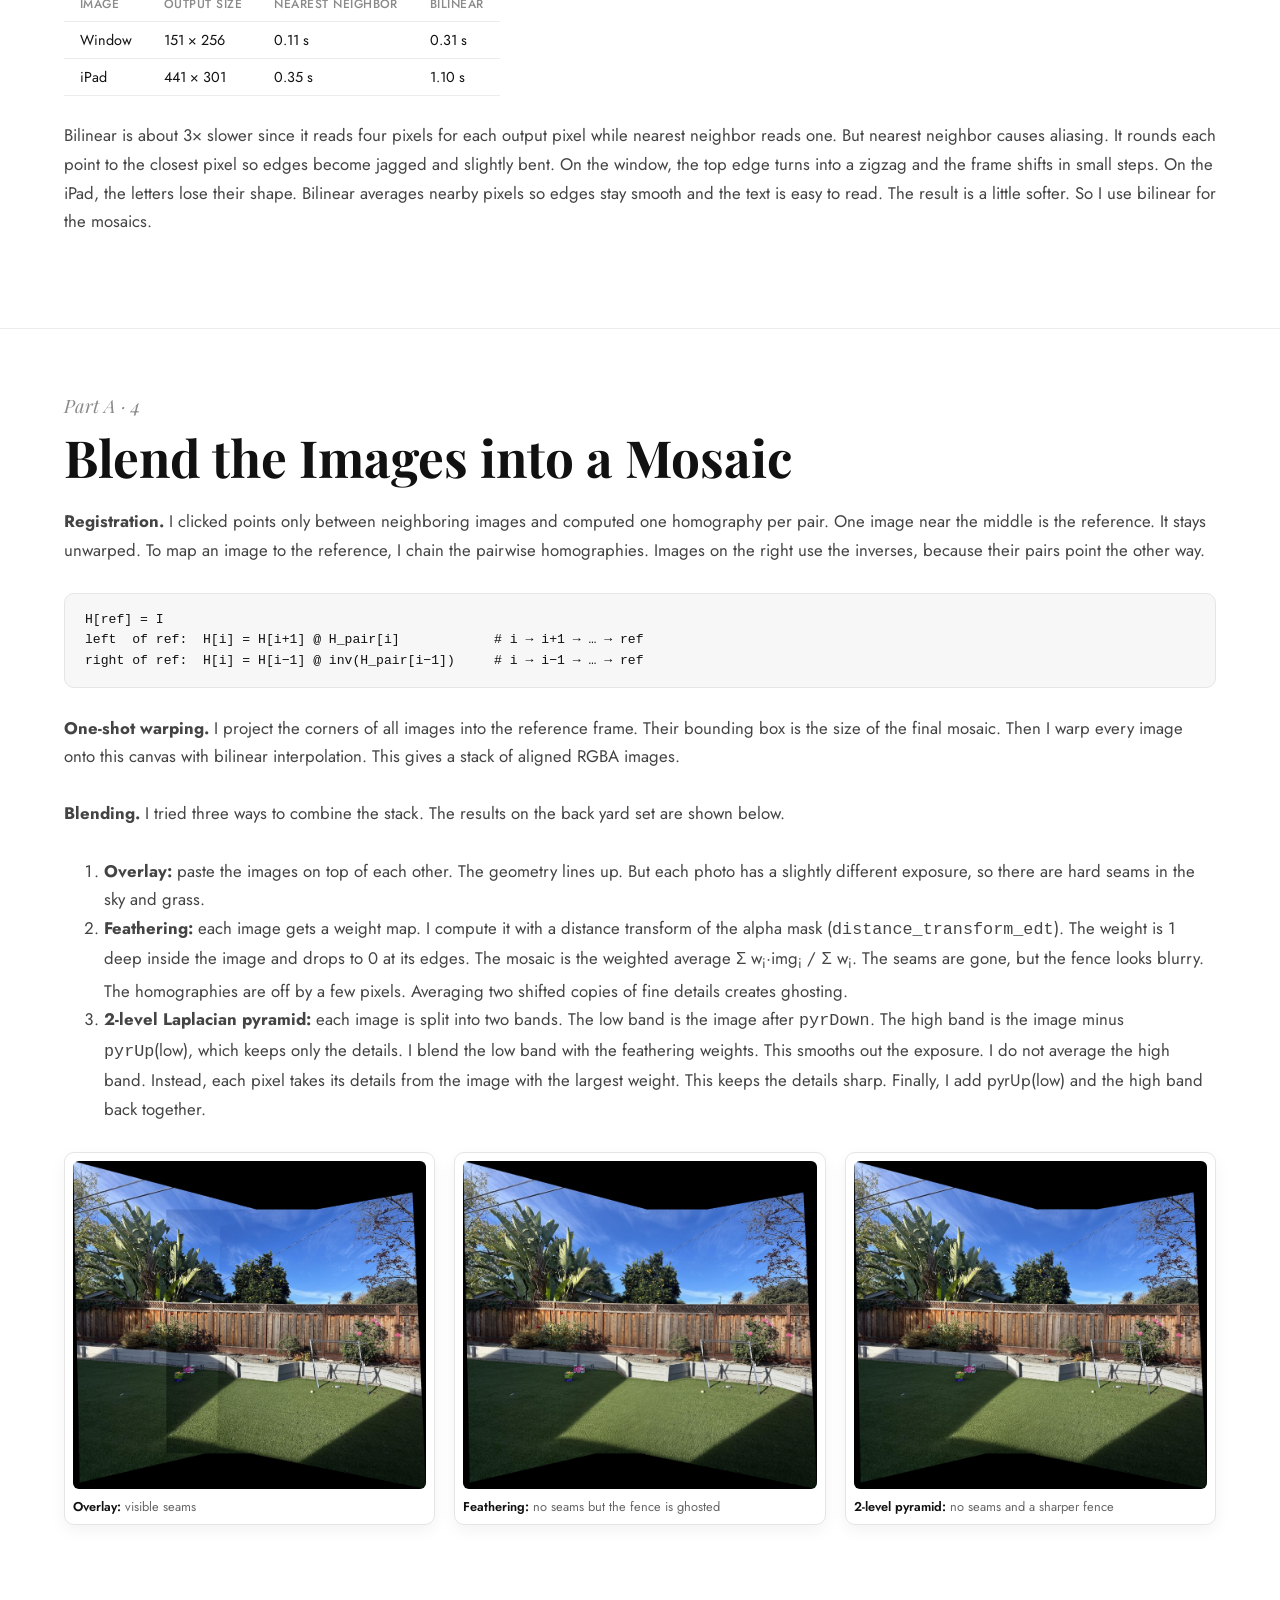
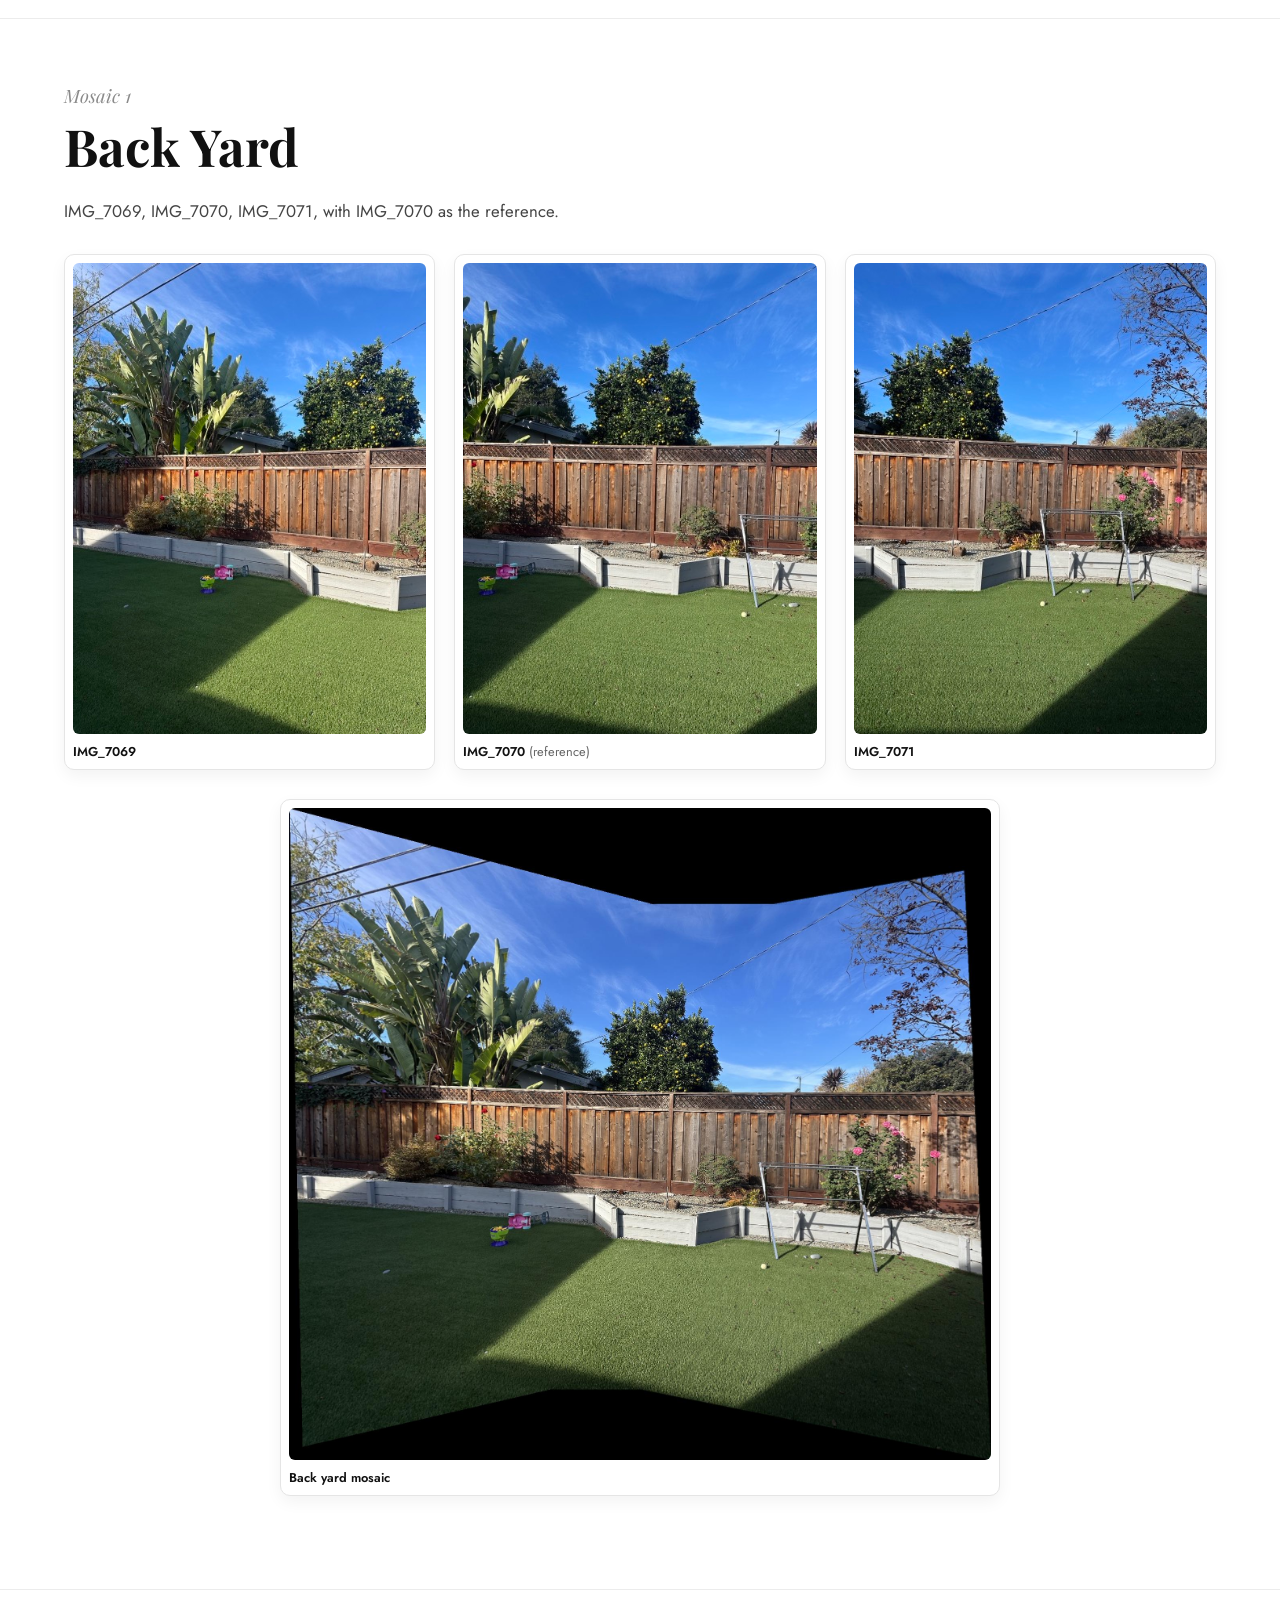
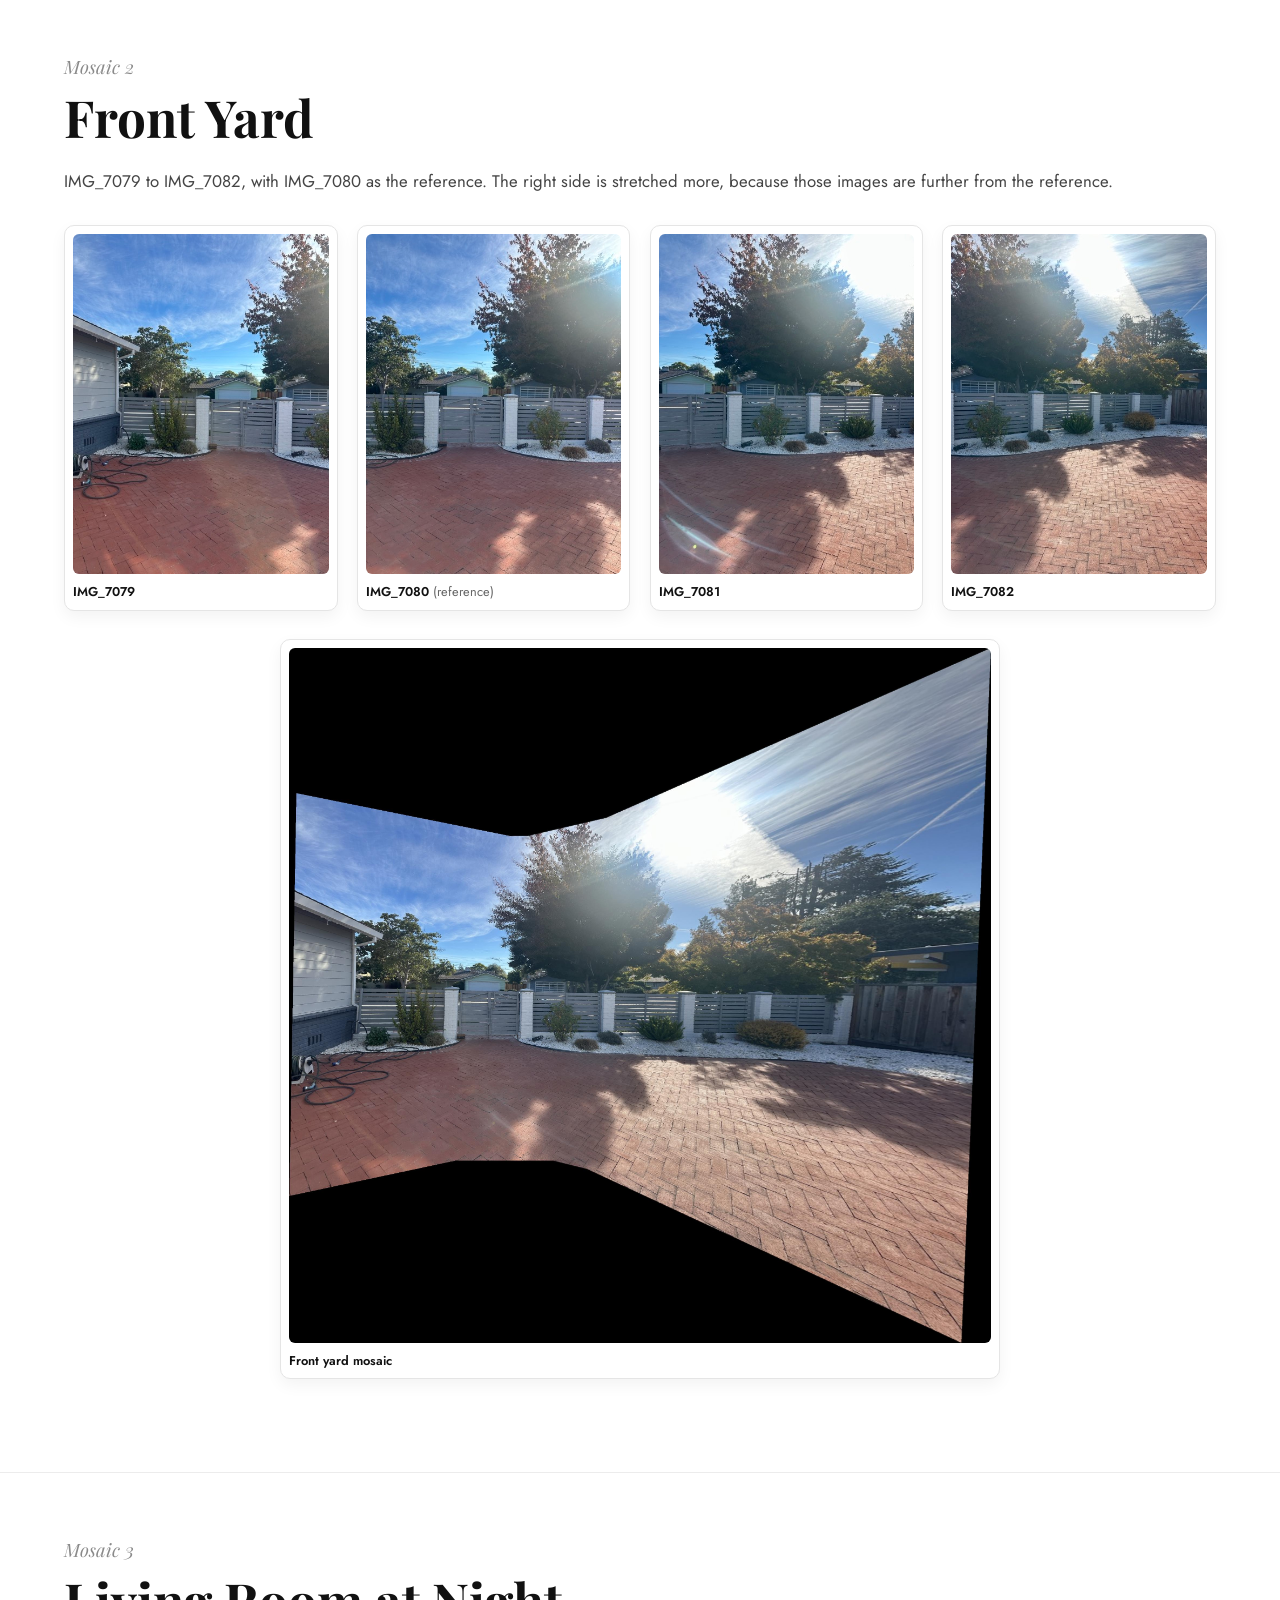
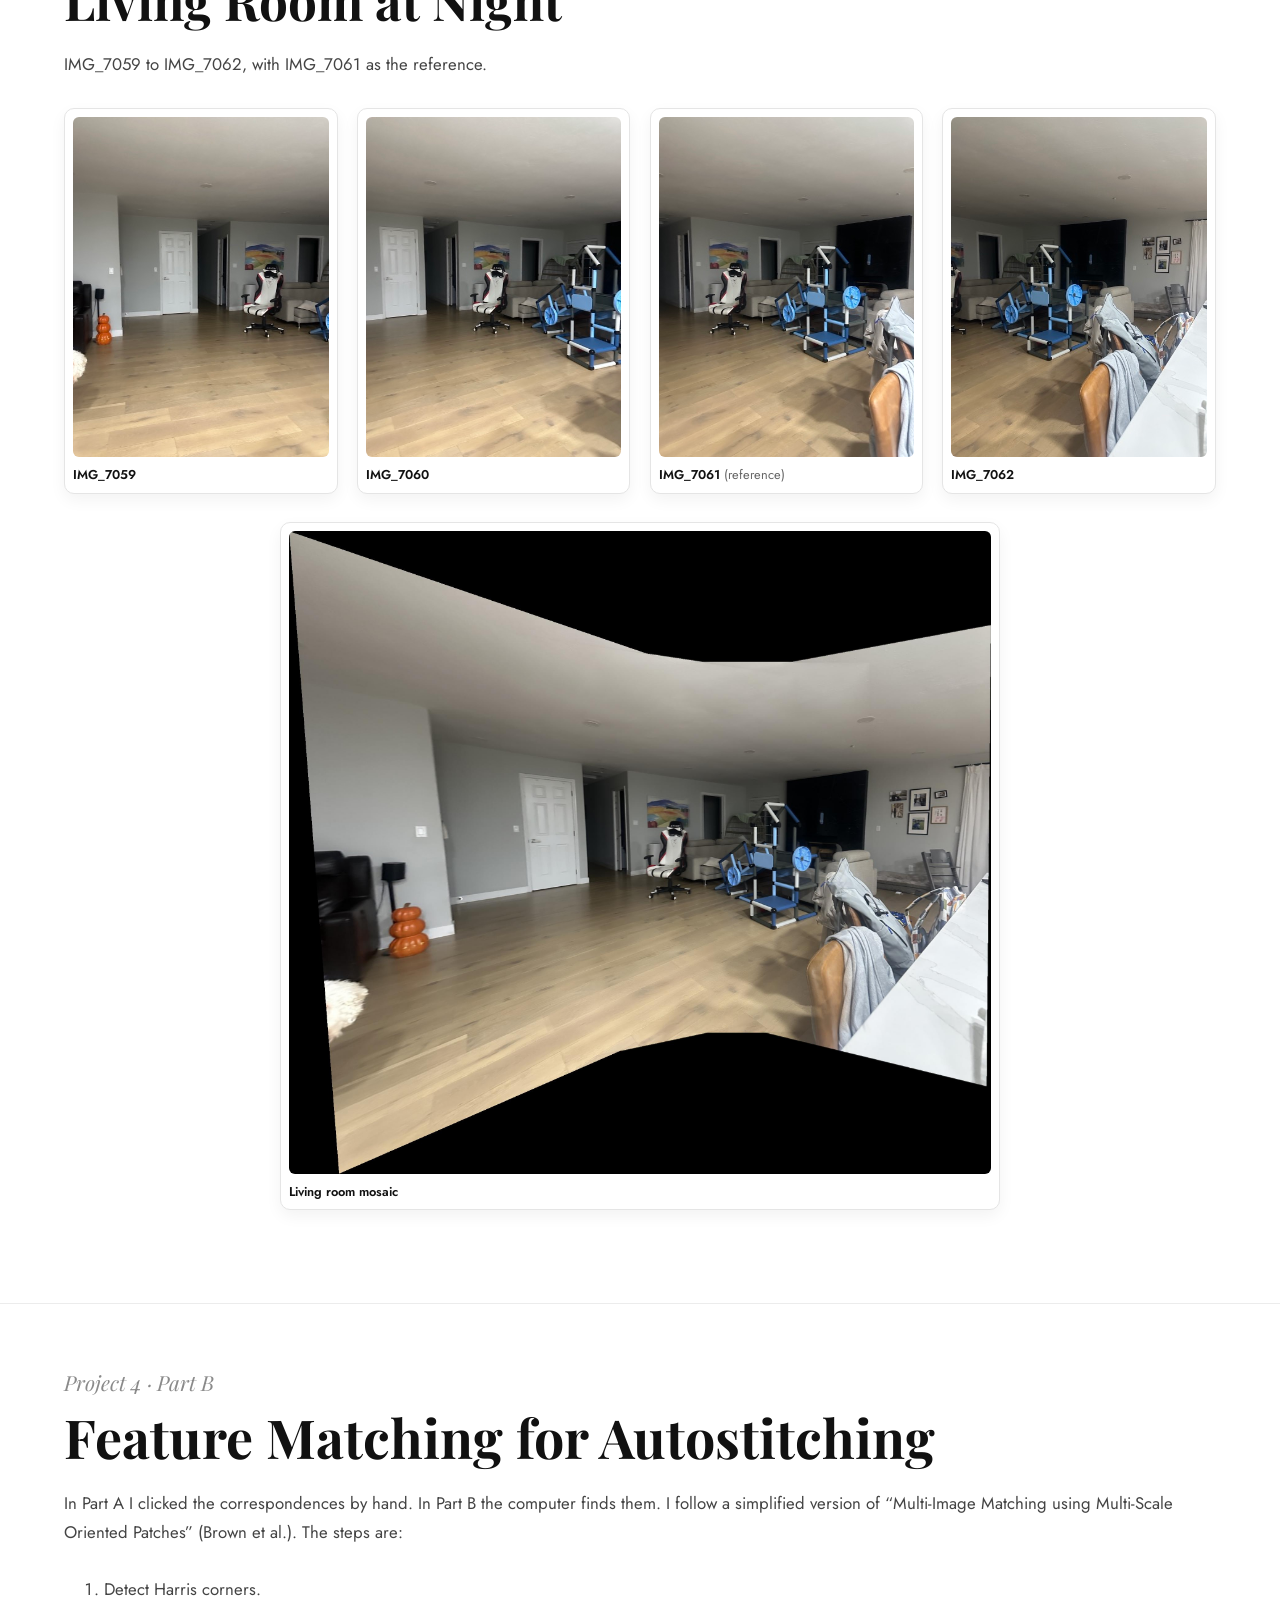
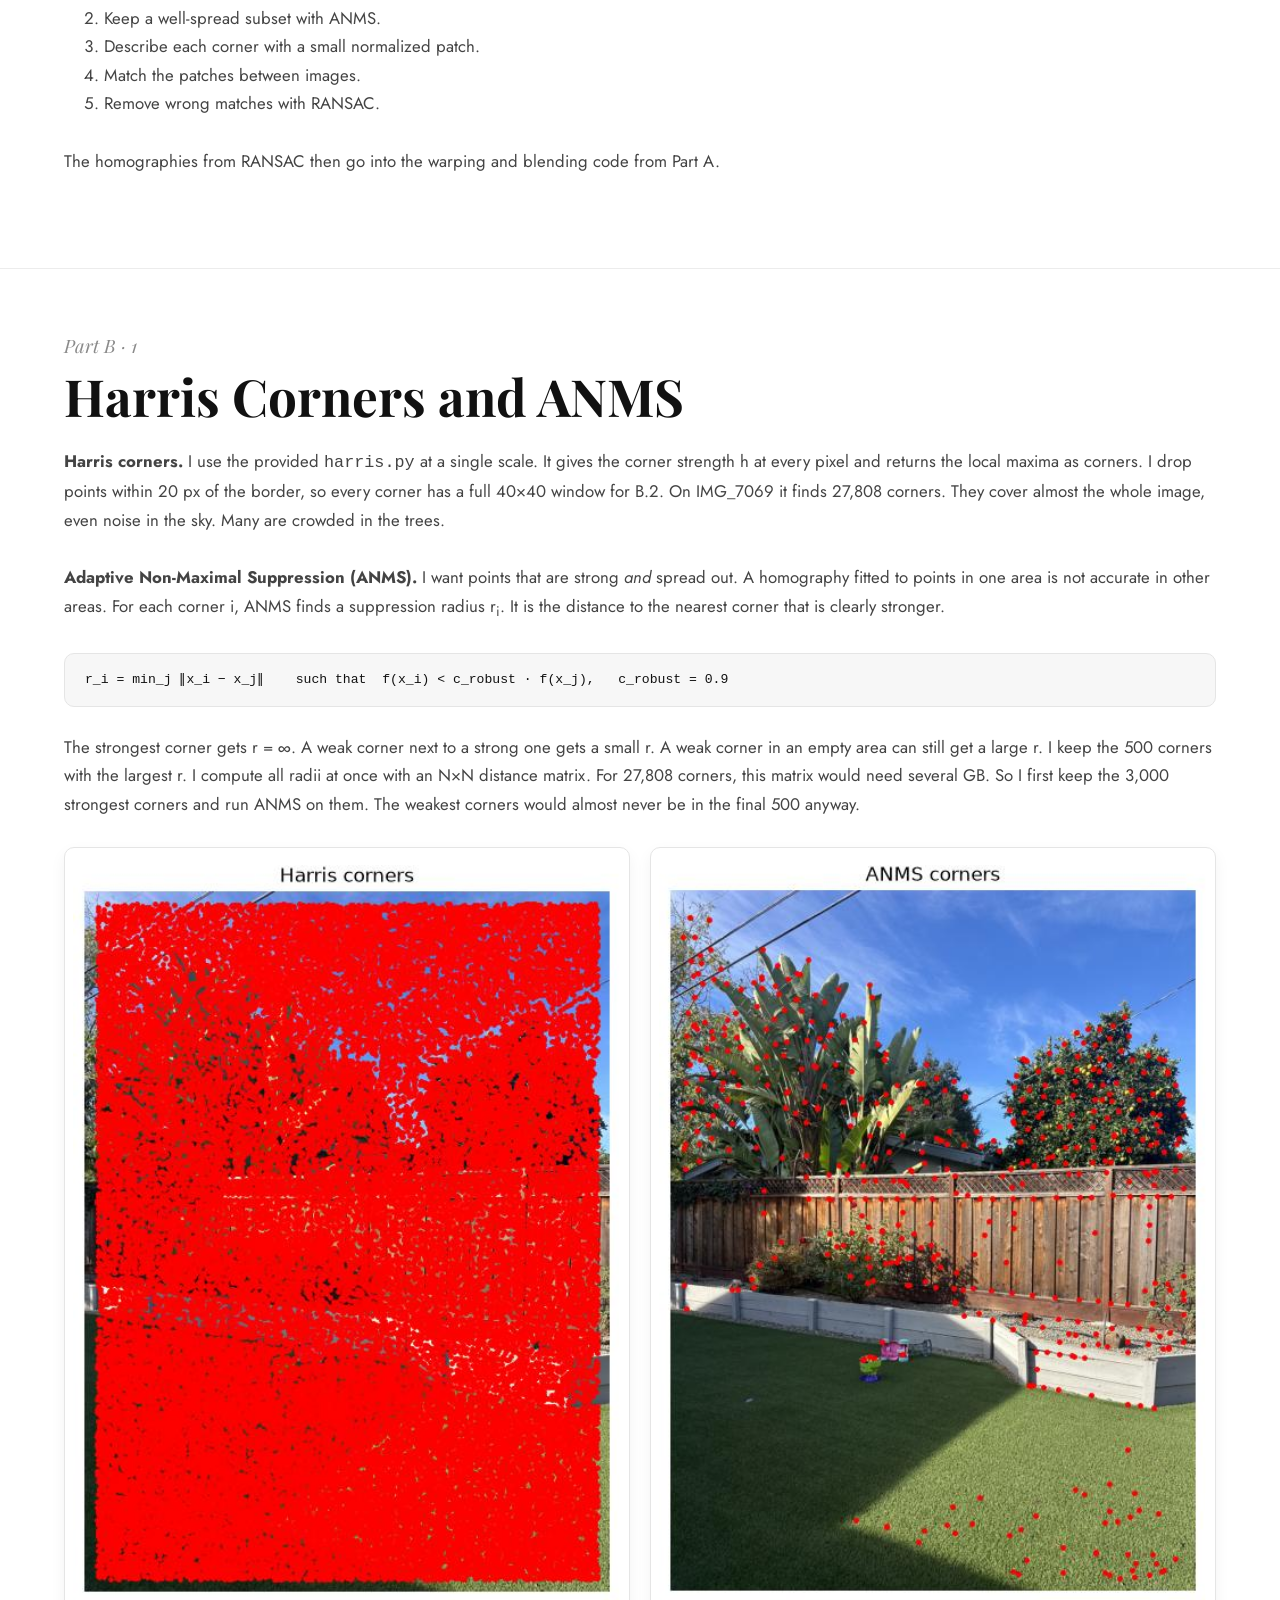
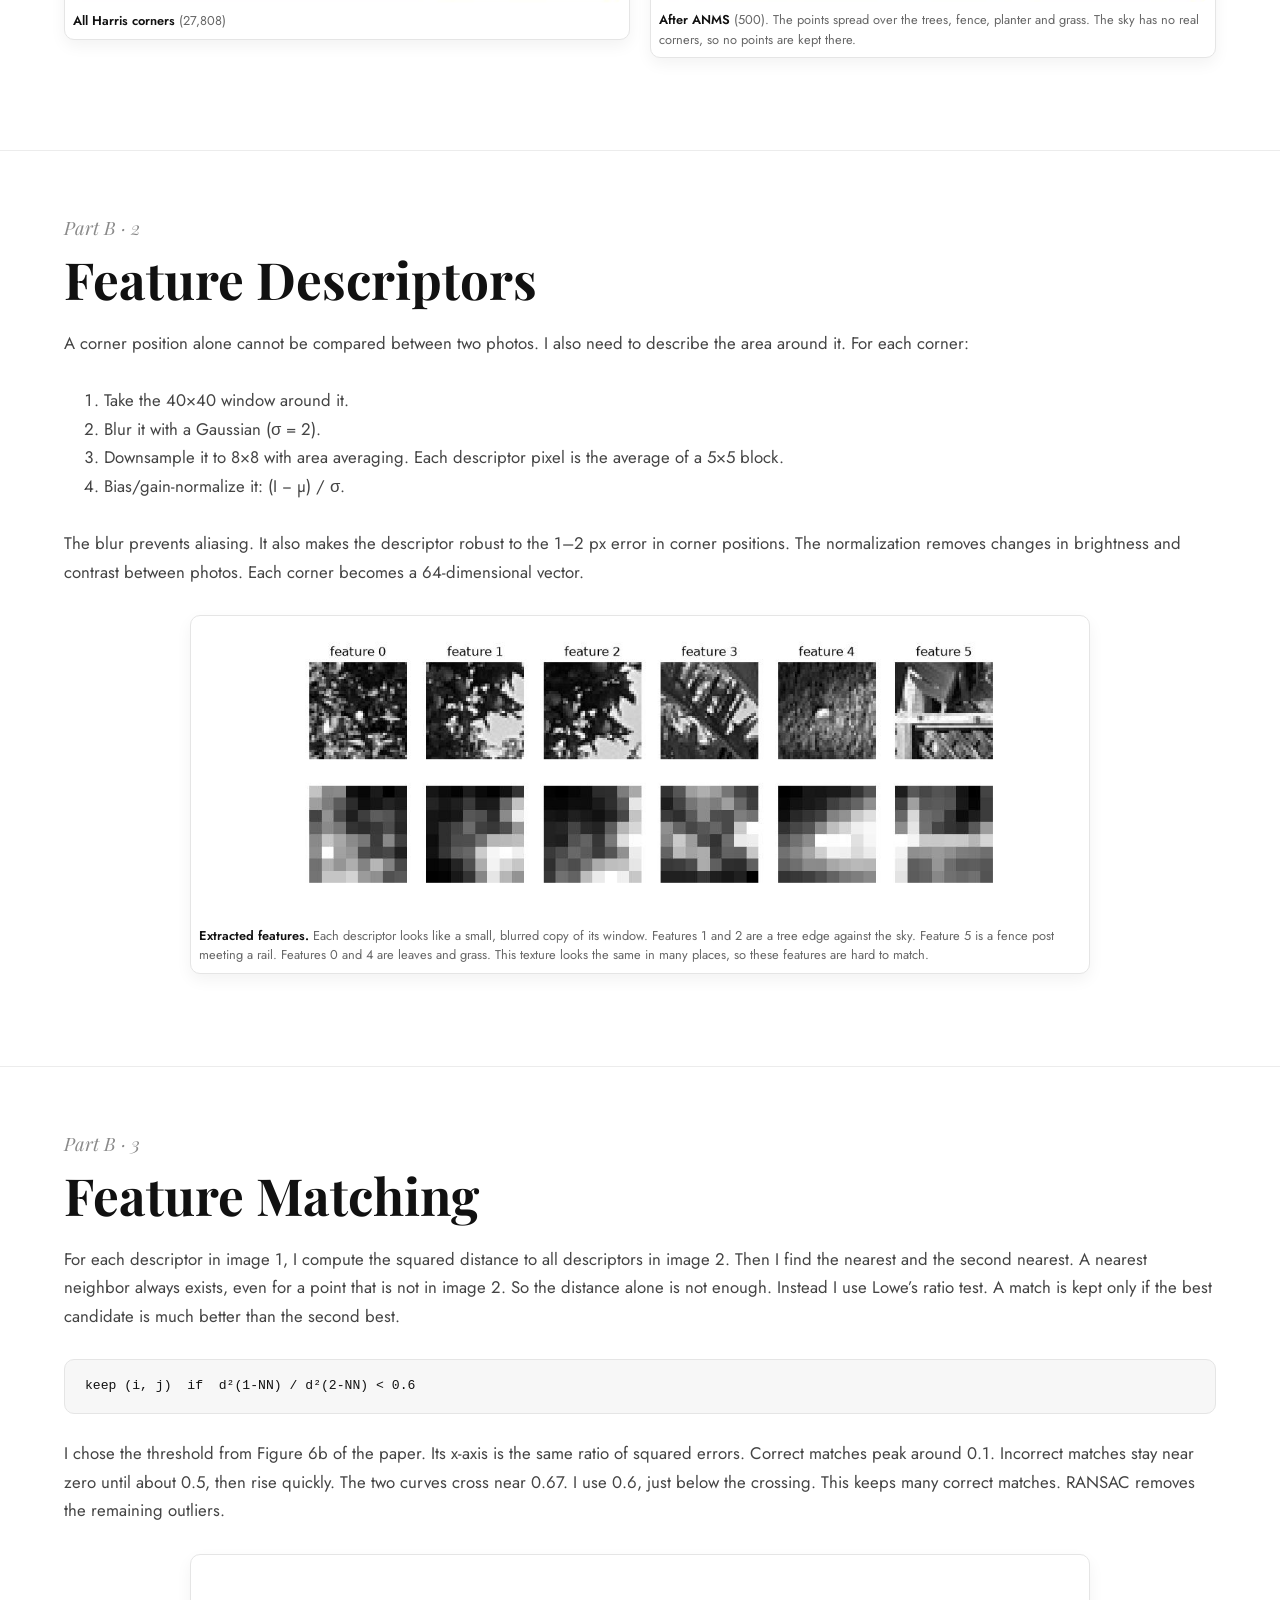
<file: project4/index.html>
<!DOCTYPE html>
<html lang="en">
<head>
<meta charset="UTF-8">
<meta name="viewport" content="width=device-width, initial-scale=1">
<title>Project 4: Image Warping and Mosaicing</title>
<link rel="preconnect" href="https://fonts.googleapis.com">
<link href="https://fonts.googleapis.com/css2?family=Playfair+Display:ital,wght@0,700;1,600&family=Jost:wght@400;500&display=swap" rel="stylesheet">
<link rel="stylesheet" href="../style.css">
<style>
    h3 {
        font-family: 'Playfair Display', Georgia, serif;
        margin: 2.2rem 0 0.4rem;
    }
    .grid {
        display: grid;
        gap: 1.2rem;
        margin: 1.2rem 0 1.8rem;
        align-items: start;
    }
    .g1 { grid-template-columns: 1fr; }
    .g2 { grid-template-columns: repeat(2, 1fr); }
    .g3 { grid-template-columns: repeat(3, 1fr); }
    .g4 { grid-template-columns: repeat(4, 1fr); }
    .g5 { grid-template-columns: repeat(5, 1fr); }
    .grid.narrow { max-width: 900px; margin-left: auto; margin-right: auto; }
    .grid.small { max-width: 520px; }
    .grid.mosaic { max-width: 720px; margin-left: auto; margin-right: auto; }
    .grid.centered { max-width: 380px; margin-left: auto; margin-right: auto; }
    .grid figure {
        margin: 0;
        background: #ffffff;
        border: 1px solid #e5e5e5;
        border-radius: 10px;
        padding: 8px;
        box-shadow: 0 6px 16px rgba(0, 0, 0, 0.05);
    }
    .grid img {
        display: block;
        width: 100%;
        border-radius: 6px;
        background: #f2f2f2;
    }
    .grid figcaption {
        margin-top: 8px;
        font-size: 0.8rem;
        color: #666666;
        line-height: 1.5;
    }
    .grid figcaption b { color: #111111; font-weight: 600; }
    pre.code {
        background: #f7f7f7;
        border: 1px solid #e5e5e5;
        border-radius: 10px;
        padding: 16px 20px;
        font-size: 0.82rem;
        line-height: 1.55;
        overflow-x: auto;
        margin: 1rem 0 1.6rem;
    }
    .todo {
        background: #fff6d6;
        border-left: 3px solid #e0b400;
        padding: 10px 14px;
        border-radius: 6px;
        font-size: 0.9rem;
        color: #6b5600;
    }
    table.simple {
        border-collapse: collapse;
        font-size: 0.9rem;
        margin: 1rem 0 1.6rem;
    }
    table.simple th, table.simple td {
        text-align: left;
        padding: 8px 16px;
        border-bottom: 1px solid #ececec;
    }
    table.simple th {
        color: #8a8a8a;
        font-weight: 500;
        font-size: 0.75rem;
        text-transform: uppercase;
        letter-spacing: 0.04em;
    }
    section.panel[id] { scroll-margin-top: 90px; }
    @media (max-width: 900px) {
        .g5 { grid-template-columns: repeat(3, 1fr); }
        .g4 { grid-template-columns: repeat(2, 1fr); }
        .g3 { grid-template-columns: repeat(2, 1fr); }
    }
    @media (max-width: 520px) {
        .g2, .g3, .g4, .g5 { grid-template-columns: 1fr; }
    }
    @media print {
        .toc, nav.top { display: none; }
        .grid figure, section.panel { break-inside: avoid; }
        .todo { display: none; }
    }
</style>
</head>
<body>

<nav class="top">
    <div class="nav-left">
        <a href="../index.html">&larr; Home</a>
        <div class="proj-nav">
            <a href="../project0/index.html" class="proj-link">Project 0</a>
            <a href="../project1/index.html" class="proj-link">Project 1</a>
            <a href="../project2/index.html" class="proj-link">Project 2</a>
            <a href="../project3/index.html" class="proj-link">Project 3</a>
            <span class="proj-link current">Project 4</span>
            <span class="proj-link disabled">Project 5 <span class="tbp">[TBP]</span></span>
        </div>
    </div>
    <span>Project 4</span>
</nav>

<aside class="toc" aria-label="On this page">
    <div class="toc-label">Part A</div>
    <a href="#a1">A.1 Shoot the Pictures</a>
    <a href="#a2">A.2 Recover Homographies</a>
    <a href="#a3">A.3 Warp the Images</a>
    <a href="#a4">A.4 Blend into a Mosaic</a>
    <a href="#a4-back">Back yard</a>
    <a href="#a4-front">Front yard</a>
    <a href="#a4-night">Living room</a>
    <div class="toc-label">Part B</div>
    <a href="#b1">B.1 Corner Detection</a>
    <a href="#b2">B.2 Feature Descriptors</a>
    <a href="#b3">B.3 Feature Matching</a>
    <a href="#b4">B.4 RANSAC</a>
    <a href="#b4-mosaics">Automatic Mosaics</a>
</aside>

<section class="panel intro no-divider">
    <div class="panel-inner">
        <span class="tag">Project 4 &middot; Part A</span>
        <h1>Image Warping and Mosaicing</h1>
        <p class="desc">When the camera only rotates around a fixed center of projection, any two photos are related by a projective transformation (a homography). In this part I recover homographies from hand-clicked correspondences, write inverse warping with nearest-neighbor and bilinear interpolation, use it to rectify planar objects, and finally stitch several photos into a panoramic mosaic with a 2-level Laplacian pyramid blend. All photos were taken with an iPhone and resized so the longer side is 1200 px.</p>
    </div>
</section>

<!-- ============================== A.1 ============================== -->
<section class="panel" id="a1">
    <div class="panel-inner">
        <span class="tag">Part A &middot; 1</span>
        <h2>Shoot the Pictures</h2>
        <h3>Back yard</h3>
        <div class="grid g3">
            <figure><img src="results/src/IMG_7069.jpg" alt="Back yard, left" loading="lazy"><figcaption><b>IMG_7069</b></figcaption></figure>
            <figure><img src="results/src/IMG_7070.jpg" alt="Back yard, middle" loading="lazy"><figcaption><b>IMG_7070</b></figcaption></figure>
            <figure><img src="results/src/IMG_7071.jpg" alt="Back yard, right" loading="lazy"><figcaption><b>IMG_7071</b></figcaption></figure>
        </div>
        <h3>Front yard</h3>
        <div class="grid g4">
            <figure><img src="results/src/IMG_7079.jpg" alt="Front yard 1" loading="lazy"><figcaption><b>IMG_7079</b></figcaption></figure>
            <figure><img src="results/src/IMG_7080.jpg" alt="Front yard 2" loading="lazy"><figcaption><b>IMG_7080</b></figcaption></figure>
            <figure><img src="results/src/IMG_7081.jpg" alt="Front yard 3" loading="lazy"><figcaption><b>IMG_7081</b></figcaption></figure>
            <figure><img src="results/src/IMG_7082.jpg" alt="Front yard 4" loading="lazy"><figcaption><b>IMG_7082</b></figcaption></figure>
        </div>
        <h3>Living room at night</h3>
        <div class="grid g4">
            <figure><img src="results/src/IMG_7059.jpg" alt="Living room 1" loading="lazy"><figcaption><b>IMG_7059</b></figcaption></figure>
            <figure><img src="results/src/IMG_7060.jpg" alt="Living room 2" loading="lazy"><figcaption><b>IMG_7060</b></figcaption></figure>
            <figure><img src="results/src/IMG_7061.jpg" alt="Living room 3" loading="lazy"><figcaption><b>IMG_7061</b></figcaption></figure>
            <figure><img src="results/src/IMG_7062.jpg" alt="Living room 4" loading="lazy"><figcaption><b>IMG_7062</b></figcaption></figure>
        </div>
    </div>
</section>

<!-- ============================== A.2 ============================== -->
<section class="panel" id="a2">
    <div class="panel-inner">
        <span class="tag">Part A &middot; 2</span>
        <h2>Recover Homographies</h2>
        <p class="desc">A homography maps a point p = (x, y) in one image to p' = (x', y') in the other. Written in homogeneous coordinates, p' = Hp, and the image coordinates are recovered by dividing by the third component w. Fixing the bottom-right entry to 1 leaves 8 unknowns a&ndash;h.</p>
<pre class="code">[w·x']   [a  b  c] [x]
[w·y'] = [d  e  f] [y]          x' = (a·x + b·y + c) / (g·x + h·y + 1)
[ w  ]   [g  h  1] [1]          y' = (d·x + e·y + f) / (g·x + h·y + 1)</pre>
        <p class="desc">Multiplying both sides by the denominator and moving every unknown to the left turns each correspondence into two linear equations:</p>
<pre class="code">a·x + b·y + c − g·x·x' − h·y·x' = x'
d·x + e·y + f − g·x·y' − h·y·y' = y'</pre>
        <p class="desc">Stacking the two rows for all n correspondences gives the system A h = b, with A of size 2n &times; 8 and h = [a, b, c, d, e, f, g, h]<sup>T</sup>. Four pairs give an exact solution. With more pairs the system is overdetermined so <code>computeH</code> solves it with least squares (<code>np.linalg.lstsq</code>) which averages the few-pixel clicking errors.</p>
<pre class="code">        a   b   c   d   e   f     g        h
     [ x₁  y₁  1   0   0   0  −x₁·x₁'  −y₁·x₁' ]         [ x₁' ]
     [ 0   0   0   x₁  y₁  1  −x₁·y₁'  −y₁·y₁' ]         [ y₁' ]
A =  [                 ⋮                         ] ,  b = [  ⋮  ]
     [ xₙ  yₙ  1   0   0   0  −xₙ·xₙ'  −yₙ·xₙ' ]         [ xₙ' ]
     [ 0   0   0   xₙ  yₙ  1  −xₙ·yₙ'  −yₙ·yₙ' ]         [ yₙ' ]</pre>
        <p class="desc">I clicked 12 correspondences between IMG_7069 and IMG_7070, spread over the overlap: corners of the planter wall, tops of the fence posts, the toys and the neighbor's roof.</p>
        <div class="grid g1 narrow">
            <figure><img src="results/a2_back_points.jpg" alt="12 correspondences between IMG_7069 and IMG_7070" loading="lazy"><figcaption><b>Correspondences</b> between IMG_7069 (left) and IMG_7070 (right). Points with the same number match.</figcaption></figure>
        </div>
        <p class="desc">Recovered homography from IMG_7069 to IMG_7070:</p>
<pre class="code">    [ 1.54271    0.00665   −458.20456 ]
H = [ 0.34083    1.38042   −237.16257 ]
    [ 0.00056    0.00005      1.00000 ]</pre>
    </div>
</section>

<!-- ============================== A.3 ============================== -->
<section class="panel" id="a3">
    <div class="panel-inner">
        <span class="tag">Part A &middot; 3</span>
        <h2>Warp the Images</h2>
        <p class="desc">Both warping functions use inverse warping, so the output has no holes. First I decide the output canvas: normally I project the four corners of the input through H and take their bounding box. Every output pixel is then mapped back with H<sup>&minus;1</sup>, divided by the homogeneous coordinate, and looked up in the source image. Pixels that land outside the source get alpha = 0. The functions return an RGBA image together with the canvas offset (x<sub>min</sub>, y<sub>min</sub>), which A.4 uses to place images.</p>
<pre class="code">canvas ← bounding box of H · (four corners of im)
for every output pixel (x', y') on the canvas:
    (x, y) ← H⁻¹ · (x', y', 1), divided by w
    if (x, y) is outside im:  alpha ← 0
    else:                     color ← sample im at (x, y),  alpha ← 1</pre>
        <p class="desc"><b>Nearest neighbor</b> rounds (x, y) to the closest pixel. <b>Bilinear</b> takes the four surrounding pixels and weights them by distance.</p>


        <h3>Rectification</h3>
        <p class="desc">To test the warp, I clicked the four corners of a rectangular object (top-left, top-right, bottom-right, bottom-left) and mapped them to an axis-aligned rectangle with a hand-picked aspect ratio. For rectification the canvas is the target rectangle itself. Projecting the image corners does not work here. The wall in the window photo vanishes inside the frame so the right corners of the photo lie past its horizon line and project to meaningless far-away points like sky.</p>
        <div class="grid g3">
            <figure><img src="results/src/IMG_7078.jpg" alt="Window photographed at an angle" loading="lazy"><figcaption><b>Input:</b> a window seen at an angle</figcaption></figure>
            <figure><img src="results/a3_window_nn.png" alt="Window rectified with nearest neighbor" loading="lazy"><figcaption><b>Nearest neighbor</b>, 150 &times; 255 target</figcaption></figure>
            <figure><img src="results/a3_window_bilinear.png" alt="Window rectified with bilinear" loading="lazy"><figcaption><b>Bilinear</b></figcaption></figure>
        </div>
        <div class="grid g1 centered">
            <figure><img src="results/src/ipad_small.jpg" alt="iPad lying on a desk" loading="lazy"><figcaption><b>Input:</b> an iPad lying on a desk</figcaption></figure>
        </div>
        <div class="grid g2">
            <figure><img src="results/a3_ipad_nn.png" alt="iPad screen rectified with nearest neighbor" loading="lazy"><figcaption><b>Nearest neighbor</b>, 440 &times; 300 target</figcaption></figure>
            <figure><img src="results/a3_ipad_bilinear.png" alt="iPad screen rectified with bilinear" loading="lazy"><figcaption><b>Bilinear</b></figcaption></figure>
        </div>

        <h3>Nearest neighbor vs. bilinear</h3>
        <table class="simple">
            <tr><th>Image</th><th>Output size</th><th>Nearest neighbor</th><th>Bilinear</th></tr>
            <tr><td>Window</td><td>151 &times; 256</td><td>0.11 s</td><td>0.31 s</td></tr>
            <tr><td>iPad</td><td>441 &times; 301</td><td>0.35 s</td><td>1.10 s</td></tr>
        </table>
        <p class="desc">Bilinear is about 3&times; slower since it reads four pixels for each output pixel while nearest neighbor reads one. But nearest neighbor causes aliasing. It rounds each point to the closest pixel so edges become jagged and slightly bent. On the window, the top edge turns into a zigzag and the frame shifts in small steps. On the iPad, the letters lose their shape. Bilinear averages nearby pixels so edges stay smooth and the text is easy to read. The result is a little softer. So I use bilinear for the mosaics.</p>
    </div>
</section>

<!-- ============================== A.4 ============================== -->
<section class="panel" id="a4">
    <div class="panel-inner">
        <span class="tag">Part A &middot; 4</span>
        <h2>Blend the Images into a Mosaic</h2>
        <p class="desc"><b>Registration.</b> I clicked points only between neighboring images and computed one homography per pair. One image near the middle is the reference. It stays unwarped. To map an image to the reference, I chain the pairwise homographies. Images on the right use the inverses, because their pairs point the other way.</p>
<pre class="code">H[ref] = I
left  of ref:  H[i] = H[i+1] @ H_pair[i]            # i → i+1 → … → ref
right of ref:  H[i] = H[i−1] @ inv(H_pair[i−1])     # i → i−1 → … → ref</pre>
        <p class="desc"><b>One-shot warping.</b> I project the corners of all images into the reference frame. Their bounding box is the size of the final mosaic. Then I warp every image onto this canvas with bilinear interpolation. This gives a stack of aligned RGBA images.</p>
        <p class="desc"><b>Blending.</b> I tried three ways to combine the stack. The results on the back yard set are shown below.</p>
        <ol class="desc">
            <li><b>Overlay:</b> paste the images on top of each other. The geometry lines up. But each photo has a slightly different exposure, so there are hard seams in the sky and grass.</li>
            <li><b>Feathering:</b> each image gets a weight map. I compute it with a distance transform of the alpha mask (<code>distance_transform_edt</code>). The weight is 1 deep inside the image and drops to 0 at its edges. The mosaic is the weighted average &Sigma; w<sub>i</sub>&middot;img<sub>i</sub> / &Sigma; w<sub>i</sub>. The seams are gone, but the fence looks blurry. The homographies are off by a few pixels. Averaging two shifted copies of fine details creates ghosting.</li>
            <li><b>2-level Laplacian pyramid:</b> each image is split into two bands. The low band is the image after <code>pyrDown</code>. The high band is the image minus <code>pyrUp</code>(low), which keeps only the details. I blend the low band with the feathering weights. This smooths out the exposure. I do not average the high band. Instead, each pixel takes its details from the image with the largest weight. This keeps the details sharp. Finally, I add pyrUp(low) and the high band back together.</li>
        </ol>

        <div class="grid g3">
            <figure><img src="results/a4_back_overlay.jpg" alt="Back yard, overlay" loading="lazy"><figcaption><b>Overlay:</b> visible seams</figcaption></figure>
            <figure><img src="results/a4_back_blended.jpg" alt="Back yard, feathering" loading="lazy"><figcaption><b>Feathering:</b> no seams but the fence is ghosted</figcaption></figure>
            <figure><img src="results/a4_back.jpg" alt="Back yard, Laplacian pyramid" loading="lazy"><figcaption><b>2-level pyramid:</b> no seams and a sharper fence</figcaption></figure>
        </div>
    </div>
</section>

<section class="panel" id="a4-back">
    <div class="panel-inner">
        <span class="tag">Mosaic 1</span>
        <h2>Back Yard</h2>
        <p class="desc">IMG_7069, IMG_7070, IMG_7071, with IMG_7070 as the reference.</p>
        <div class="grid g3">
            <figure><img src="results/src/IMG_7069.jpg" alt="IMG_7069" loading="lazy"><figcaption><b>IMG_7069</b></figcaption></figure>
            <figure><img src="results/src/IMG_7070.jpg" alt="IMG_7070" loading="lazy"><figcaption><b>IMG_7070</b> (reference)</figcaption></figure>
            <figure><img src="results/src/IMG_7071.jpg" alt="IMG_7071" loading="lazy"><figcaption><b>IMG_7071</b></figcaption></figure>
        </div>
        <div class="grid g1 mosaic">
            <figure><img src="results/a4_back.jpg" alt="Back yard mosaic" loading="lazy"><figcaption><b>Back yard mosaic</b></figcaption></figure>
        </div>
    </div>
</section>

<section class="panel" id="a4-front">
    <div class="panel-inner">
        <span class="tag">Mosaic 2</span>
        <h2>Front Yard</h2>
        <p class="desc">IMG_7079 to IMG_7082, with IMG_7080 as the reference. The right side is stretched more, because those images are further from the reference.</p>
        <div class="grid g4">
            <figure><img src="results/src/IMG_7079.jpg" alt="IMG_7079" loading="lazy"><figcaption><b>IMG_7079</b></figcaption></figure>
            <figure><img src="results/src/IMG_7080.jpg" alt="IMG_7080" loading="lazy"><figcaption><b>IMG_7080</b> (reference)</figcaption></figure>
            <figure><img src="results/src/IMG_7081.jpg" alt="IMG_7081" loading="lazy"><figcaption><b>IMG_7081</b></figcaption></figure>
            <figure><img src="results/src/IMG_7082.jpg" alt="IMG_7082" loading="lazy"><figcaption><b>IMG_7082</b></figcaption></figure>
        </div>
        <div class="grid g1 mosaic">
            <figure><img src="results/a4_front.jpg" alt="Front yard mosaic" loading="lazy"><figcaption><b>Front yard mosaic</b></figcaption></figure>
        </div>
    </div>
</section>

<section class="panel" id="a4-night">
    <div class="panel-inner">
        <span class="tag">Mosaic 3</span>
        <h2>Living Room at Night</h2>
        <p class="desc">IMG_7059 to IMG_7062, with IMG_7061 as the reference.</p>
        <div class="grid g4">
            <figure><img src="results/src/IMG_7059.jpg" alt="IMG_7059" loading="lazy"><figcaption><b>IMG_7059</b></figcaption></figure>
            <figure><img src="results/src/IMG_7060.jpg" alt="IMG_7060" loading="lazy"><figcaption><b>IMG_7060</b></figcaption></figure>
            <figure><img src="results/src/IMG_7061.jpg" alt="IMG_7061" loading="lazy"><figcaption><b>IMG_7061</b> (reference)</figcaption></figure>
            <figure><img src="results/src/IMG_7062.jpg" alt="IMG_7062" loading="lazy"><figcaption><b>IMG_7062</b></figcaption></figure>
        </div>
        <div class="grid g1 mosaic">
            <figure><img src="results/a4_night.jpg" alt="Living room mosaic" loading="lazy"><figcaption><b>Living room mosaic</b></figcaption></figure>
        </div>
    </div>
</section>

<!-- ============================== Part B ============================== -->
<section class="panel intro">
    <div class="panel-inner">
        <span class="tag">Project 4 &middot; Part B</span>
        <h1>Feature Matching for Autostitching</h1>
        <p class="desc">In Part A I clicked the correspondences by hand. In Part B the computer finds them. I follow a simplified version of &ldquo;Multi-Image Matching using Multi-Scale Oriented Patches&rdquo; (Brown et al.). The steps are:</p>
        <ol class="desc">
            <li>Detect Harris corners.</li>
            <li>Keep a well-spread subset with ANMS.</li>
            <li>Describe each corner with a small normalized patch.</li>
            <li>Match the patches between images.</li>
            <li>Remove wrong matches with RANSAC.</li>
        </ol>
        <p class="desc">The homographies from RANSAC then go into the warping and blending code from Part A.</p>
    </div>
</section>

<!-- ============================== B.1 ============================== -->
<section class="panel" id="b1">
    <div class="panel-inner">
        <span class="tag">Part B &middot; 1</span>
        <h2>Harris Corners and ANMS</h2>
        <p class="desc"><b>Harris corners.</b> I use the provided <code>harris.py</code> at a single scale. It gives the corner strength h at every pixel and returns the local maxima as corners. I drop points within 20 px of the border, so every corner has a full 40&times;40 window for B.2. On IMG_7069 it finds 27,808 corners. They cover almost the whole image, even noise in the sky. Many are crowded in the trees.</p>
        <p class="desc"><b>Adaptive Non-Maximal Suppression (ANMS).</b> I want points that are strong <i>and</i> spread out. A homography fitted to points in one area is not accurate in other areas. For each corner i, ANMS finds a suppression radius r<sub>i</sub>. It is the distance to the nearest corner that is clearly stronger.</p>
<pre class="code">r_i = min_j ‖x_i − x_j‖    such that  f(x_i) &lt; c_robust · f(x_j),   c_robust = 0.9</pre>
        <p class="desc">The strongest corner gets r = &infin;. A weak corner next to a strong one gets a small r. A weak corner in an empty area can still get a large r. I keep the 500 corners with the largest r. I compute all radii at once with an N&times;N distance matrix. For 27,808 corners, this matrix would need several GB. So I first keep the 3,000 strongest corners and run ANMS on them. The weakest corners would almost never be in the final 500 anyway.</p>
        <div class="grid g2">
            <figure><img src="results/b1_harris.jpg" alt="All Harris corners on IMG_7069" loading="lazy"><figcaption><b>All Harris corners</b> (27,808)</figcaption></figure>
            <figure><img src="results/b1_anms.jpg" alt="500 corners chosen by ANMS on IMG_7069" loading="lazy"><figcaption><b>After ANMS</b> (500). The points spread over the trees, fence, planter and grass. The sky has no real corners, so no points are kept there.</figcaption></figure>
        </div>
    </div>
</section>

<!-- ============================== B.2 ============================== -->
<section class="panel" id="b2">
    <div class="panel-inner">
        <span class="tag">Part B &middot; 2</span>
        <h2>Feature Descriptors</h2>
        <p class="desc">A corner position alone cannot be compared between two photos. I also need to describe the area around it. For each corner:</p>
        <ol class="desc">
            <li>Take the 40&times;40 window around it.</li>
            <li>Blur it with a Gaussian (&sigma; = 2).</li>
            <li>Downsample it to 8&times;8 with area averaging. Each descriptor pixel is the average of a 5&times;5 block.</li>
            <li>Bias/gain-normalize it: (I &minus; &mu;) / &sigma;.</li>
        </ol>
        <p class="desc">The blur prevents aliasing. It also makes the descriptor robust to the 1&ndash;2 px error in corner positions. The normalization removes changes in brightness and contrast between photos. Each corner becomes a 64-dimensional vector. </p>
        <div class="grid g1 narrow">
            <figure><img src="results/b2_descriptors.jpg" alt="Several 40x40 windows and their 8x8 descriptors" loading="lazy"><figcaption><b>Extracted features.</b> Each descriptor looks like a small, blurred copy of its window. Features 1 and 2 are a tree edge against the sky. Feature 5 is a fence post meeting a rail. Features 0 and 4 are leaves and grass. This texture looks the same in many places, so these features are hard to match.</figcaption></figure>
        </div>
    </div>
</section>

<!-- ============================== B.3 ============================== -->
<section class="panel" id="b3">
    <div class="panel-inner">
        <span class="tag">Part B &middot; 3</span>
        <h2>Feature Matching</h2>
        <p class="desc">For each descriptor in image 1, I compute the squared distance to all descriptors in image 2. Then I find the nearest and the second nearest. A nearest neighbor always exists, even for a point that is not in image 2. So the distance alone is not enough. Instead I use Lowe&rsquo;s ratio test. A match is kept only if the best candidate is much better than the second best.</p>
<pre class="code">keep (i, j)  if  d²(1-NN) / d²(2-NN) &lt; 0.6</pre>
        <p class="desc">I chose the threshold from Figure 6b of the paper. Its x-axis is the same ratio of squared errors. Correct matches peak around 0.1. Incorrect matches stay near zero until about 0.5, then rise quickly. The two curves cross near 0.67. I use 0.6, just below the crossing. This keeps many correct matches. RANSAC removes the remaining outliers.</p>
        <div class="grid g1 narrow">
            <figure><img src="results/b3_matches.jpg" alt="198 matches between IMG_7069 and IMG_7070" loading="lazy"><figcaption><b>198 matches</b> between IMG_7069 and IMG_7070. Most lines are parallel and correct. Some matches on the fence, planter and grass are wrong. These repeated patterns look alike in many places.</figcaption></figure>
        </div>
    </div>
</section>

<!-- ============================== B.4 ============================== -->
<section class="panel" id="b4">
    <div class="panel-inner">
        <span class="tag">Part B &middot; 4</span>
        <h2>RANSAC for Robust Homography</h2>
<pre class="code">repeat 2000 times:
    pick 4 random matches
    H ← computeH(those 4 pairs)                   # exact solution
    inliers ← matches with ‖H·p_i − p_i'‖ &lt; 3 px
    keep the largest inlier set
H ← computeH(all inliers)                        # least squares</pre>
        <p class="desc">If all 4 sampled matches are correct, the H agrees with the other correct matches. So it gets many inliers. Wrong matches are wrong in different ways, so they never agree on one H. As a check, I projected my hand-clicked points from Part A with the automatic H. The mean error was about 4 px. The manual H has 2.9 px, but it was fitted to those same points. So the two are close.</p>
        <div class="grid g1 narrow">
            <figure><img src="results/b4_ransac.jpg" alt="RANSAC inliers between IMG_7069 and IMG_7070" loading="lazy"><figcaption><b>RANSAC inliers:</b> 150 of the 198 matches. The wrong matches on the grass and fence are gone.</figcaption></figure>
        </div>
    </div>
</section>

<section class="panel" id="b4-mosaics">
    <div class="panel-inner">
        <span class="tag">Part B &middot; 4</span>
        <h2>Manual vs. Automatic Mosaics</h2>
        <p class="desc">The automatic homographies replace the hand-clicked ones. Everything else is the same as Part A. The automatic results are slightly better than the manual ones. I think the main reason is clicking error. Each point I clicked by hand can be off by a few pixels. With only about a dozen points, these errors do not average out. My clicks were also limited to areas with clear corners, so some parts of the overlap had no points. The automatic H is fitted to over a hundred inliers spread across the overlap. So the errors average out, and the whole overlap is covered. The mosaic shapes also differ slightly, because the two homographies are not exactly the same.</p>

        <h3>Back yard</h3>
        <div class="grid g2">
            <figure><img src="results/a4_back.jpg" alt="Back yard, manual" loading="lazy"><figcaption><b>Manual</b> (hand-clicked points)</figcaption></figure>
            <figure><img src="results/b4_back.jpg" alt="Back yard, automatic" loading="lazy"><figcaption><b>Automatic</b> (Harris + ANMS + matching + RANSAC)</figcaption></figure>
        </div>

        <h3>Front yard</h3>
        <div class="grid g2">
            <figure><img src="results/a4_front.jpg" alt="Front yard, manual" loading="lazy"><figcaption><b>Manual</b></figcaption></figure>
            <figure><img src="results/b4_front.jpg" alt="Front yard, automatic" loading="lazy"><figcaption><b>Automatic</b></figcaption></figure>
        </div>

        <h3>Living room at night</h3>
        <div class="grid g2">
            <figure><img src="results/a4_night.jpg" alt="Living room, manual" loading="lazy"><figcaption><b>Manual</b></figcaption></figure>
            <figure><img src="results/b4_night.jpg" alt="Living room, automatic" loading="lazy"><figcaption><b>Automatic</b></figcaption></figure>
        </div>
    </div>
</section>

</body>
</html>
</file>
<file: style.css>
/* ---------- CS180 portfolio — shared styles ---------- */

* { box-sizing: border-box; }

html, body {
    margin: 0;
    padding: 0;
    background: #ffffff;
    color: #111111;
    font-family: 'Jost', 'Helvetica Neue', Arial, sans-serif;
    scroll-behavior: smooth;
}

nav.top {
    position: sticky;
    top: 0;
    z-index: 10;
    display: flex;
    align-items: center;
    justify-content: space-between;
    padding: 22px 6vw;
    background: rgba(255, 255, 255, 0.85);
    backdrop-filter: blur(8px);
    border-bottom: 1px solid #e5e5e5;
    font-size: 0.95rem;
    letter-spacing: 0.04em;
}

nav.top a {
    color: #111111;
    text-decoration: none;
    border-bottom: 1px solid transparent;
    transition: border-color 0.2s ease;
}

nav.top a:hover {
    border-color: #111111;
}

.nav-left {
    display: flex;
    align-items: center;
    gap: 28px;
    min-width: 0;
    flex: 1;
}

.brand {
    font-weight: 500;
    flex-shrink: 0;
}

.proj-nav {
    display: flex;
    align-items: center;
    gap: 20px;
    flex-wrap: nowrap;
    overflow-x: auto;
    scrollbar-width: thin;
    padding: 2px 2px 4px;
}

.proj-link {
    display: block;
    flex-shrink: 0;
    color: #111111;
    text-decoration: none;
    white-space: nowrap;
}

.proj-link.current {
    font-weight: 600;
    text-decoration: underline;
    text-underline-offset: 3px;
}

.proj-link.disabled {
    color: #cccccc;
    pointer-events: none;
}

.proj-link:not(.disabled):not(.current):hover {
    border-bottom: 1px solid #111111;
}

.tbp {
    font-size: 0.7em;
    letter-spacing: 0.02em;
}

.panel {
    padding: 64px 5vw;
    border-bottom: 1px solid #ececec;
}

.panel:last-of-type { border-bottom: none; padding-bottom: 300px; }

.no-divider { border-bottom: none; padding-bottom: 16px; }

.hero {
    position: relative;
    overflow: hidden;
    border-bottom: none;
    padding-bottom: 50px;
}

.hero::before {
    content: "";
    position: absolute;
    inset: 0;
    background: url('bg.jpg') center / cover no-repeat;
    opacity: 0.12;
    z-index: 0;
}

.hero::after {
    content: "";
    position: absolute;
    left: 0;
    right: 0;
    bottom: 0;
    height: 65%;
    background: linear-gradient(to bottom, rgba(255, 255, 255, 0) 0%, #ffffff 100%);
    z-index: 0;
}

.hero .panel-inner {
    position: relative;
    z-index: 1;
}

.panel-inner {
    max-width: 1440px;
    margin: 0 auto;
    width: 100%;
}

.tag {
    display: inline-block;
    font-family: 'Playfair Display', Georgia, serif;
    font-style: italic;
    font-size: 1.15rem;
    color: #8a8a8a;
    margin-bottom: 0.5em;
}

h1, h2 {
    font-family: 'Playfair Display', Georgia, serif;
    font-weight: 700;
    line-height: 1.15;
    color: #111111;
    margin: 0 0 0.4em;
}

h1 { font-size: clamp(2.4rem, 5.5vw, 4.6rem); }
h2 { font-size: clamp(2rem, 4.5vw, 3.2rem); }

.hero-title {
    font-size: clamp(1.6rem, 3.4vw, 3rem);
    white-space: nowrap;
}

.intro .tag {
    font-size: 1.3rem;
}

.intro h1 {
    font-size: clamp(2rem, 4.2vw, 3.4rem);
}

.toc {
    position: fixed;
    top: 130px;
    right: 40px;
    width: 180px;
    font-size: 0.8rem;
}

.toc-label {
    text-transform: uppercase;
    letter-spacing: 0.08em;
    color: #8a8a8a;
    font-size: 0.7rem;
    margin-bottom: 10px;
}

.toc a {
    display: block;
    padding: 6px 0 6px 14px;
    border-left: 2px solid #ececec;
    color: #666666;
    text-decoration: none;
    transition: color 0.15s ease, border-color 0.15s ease;
}

.toc a:hover {
    color: #111111;
}

.toc a.active {
    color: #111111;
    border-left-color: #111111;
    font-weight: 600;
}

@media (max-width: 1500px) {
    .toc { display: none; }
}

@media (min-width: 1501px) {
    .panel { padding-right: max(5vw, 240px); }
}

.desc {
    font-size: 1.05rem;
    line-height: 1.7;
    color: #444444;
    margin-bottom: 1.8rem;
}

.btn {
    display: inline-block;
    padding: 12px 26px;
    border-radius: 999px;
    border: 1px solid #111111;
    background: #111111;
    color: #ffffff;
    text-decoration: none;
    font-size: 0.85rem;
    transition: background 0.2s ease, color 0.2s ease;
}

.btn:hover {
    background: #ffffff;
    color: #111111;
}

.cards {
    display: flex;
    align-items: flex-start;
    justify-content: center;
    flex-wrap: wrap;
    gap: 2rem;
    margin-top: 0.5rem;
}

.card {
    margin: 0;
    background: #ffffff;
    border: 1px solid #e5e5e5;
    border-radius: 10px;
    padding: 10px 10px 36px;
    width: min(440px, 100%);
    box-shadow: 0 10px 24px rgba(0, 0, 0, 0.06);
    position: relative;
}

.card img,
.card video {
    display: block;
    width: 100%;
    max-height: 440px;
    object-fit: cover;
    border-radius: 6px;
    background: #f2f2f2;
}

.card--full img {
    max-height: none;
    object-fit: contain;
}

.card figcaption {
    position: absolute;
    left: 18px;
    bottom: 12px;
    font-size: 0.75rem;
    color: #8a8a8a;
}

.placeholder {
    border: 1px dashed #cccccc;
    border-radius: 10px;
    padding: 44px 32px;
    color: #8a8a8a;
    font-size: 0.9rem;
    max-width: 640px;
}

.project-list {
    display: flex;
    flex-direction: column;
    gap: 0.8rem;
    margin-top: 0.5rem;
}

.project-row {
    display: flex;
    align-items: baseline;
    justify-content: space-between;
    padding: 18px 0;
    border-bottom: 1px solid #e5e5e5;
    text-decoration: none;
    color: inherit;
}

.project-row .name {
    font-family: 'Playfair Display', Georgia, serif;
    font-size: 1.8rem;
}

.project-row .arrow {
    font-size: 1.1rem;
    transition: transform 0.2s ease;
}

.project-row:hover .arrow { transform: translateX(6px); }

@media (max-width: 900px) {
    .hero-title {
        white-space: normal;
        font-size: clamp(2rem, 6vw, 2.8rem);
    }
}

@media (max-width: 640px) {
    .panel { padding: 48px 7vw; }
    .cards { gap: 1.4rem; }
}
</file>
